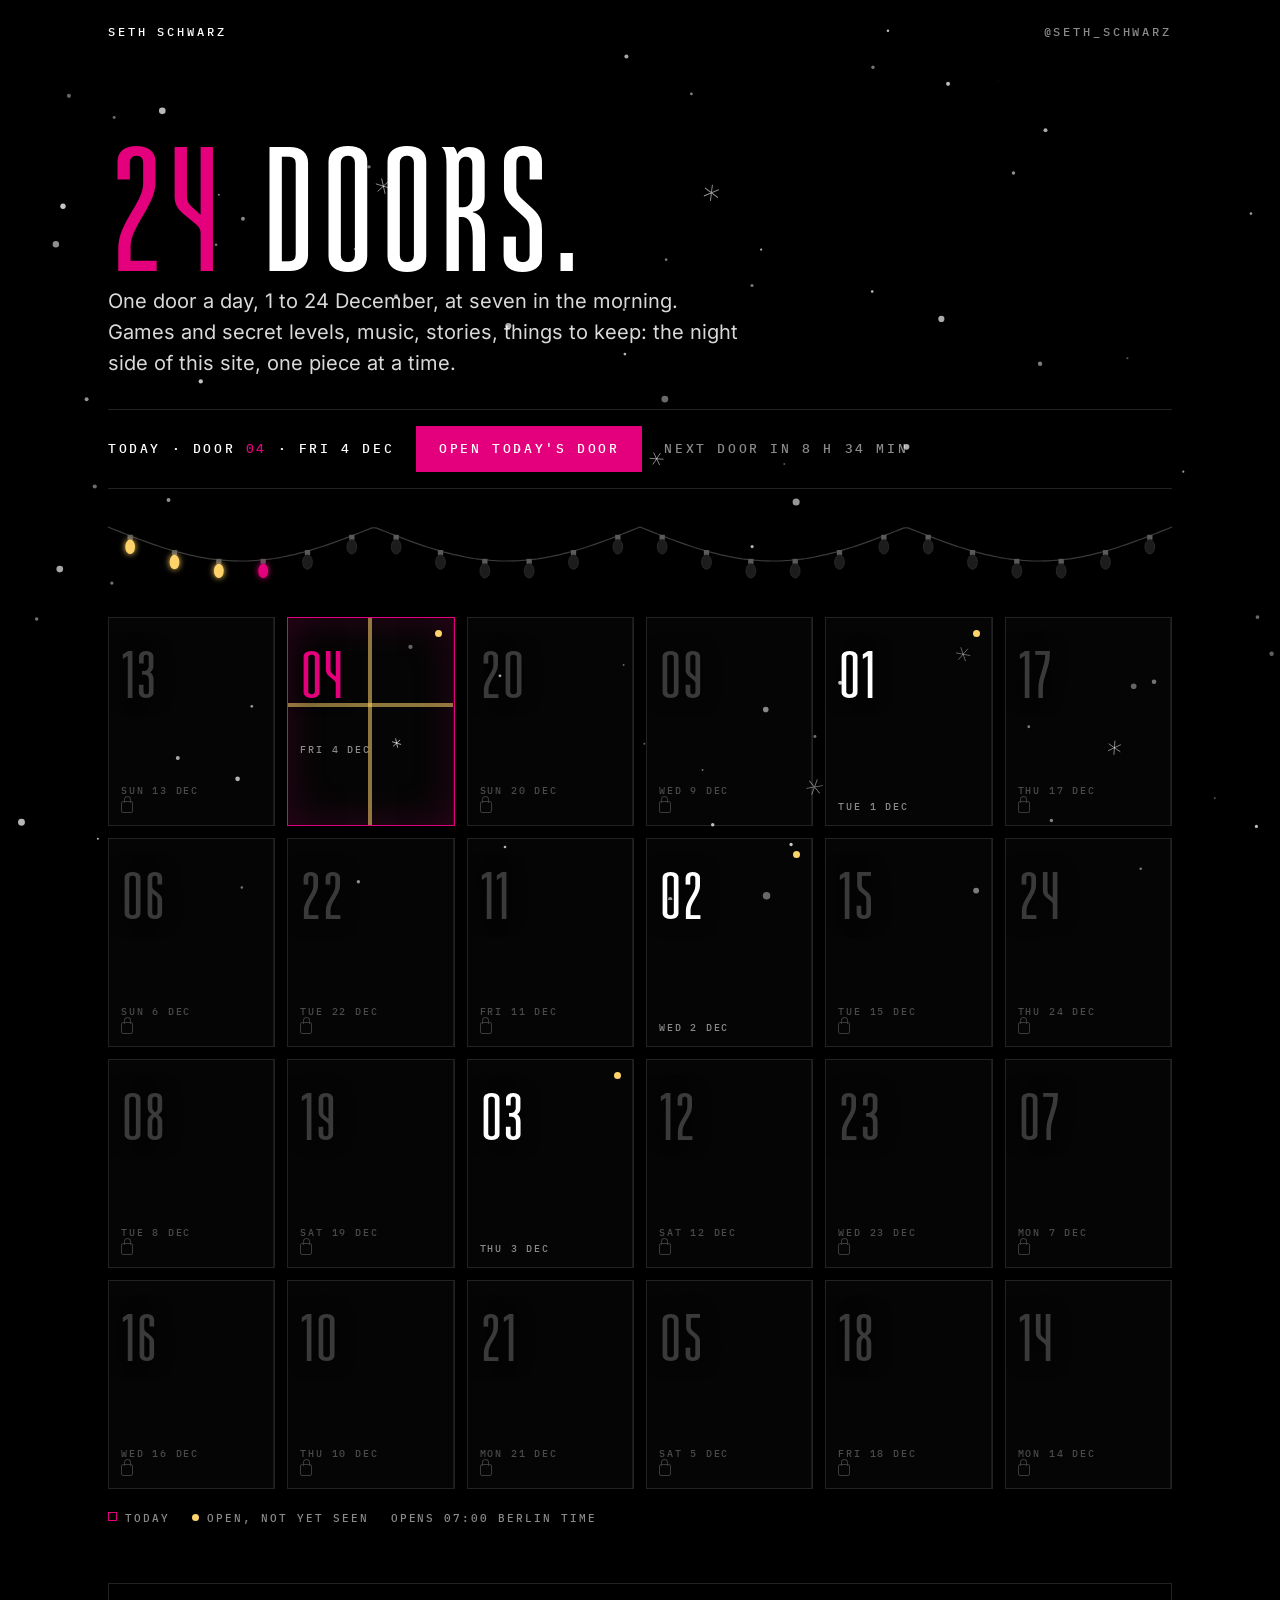
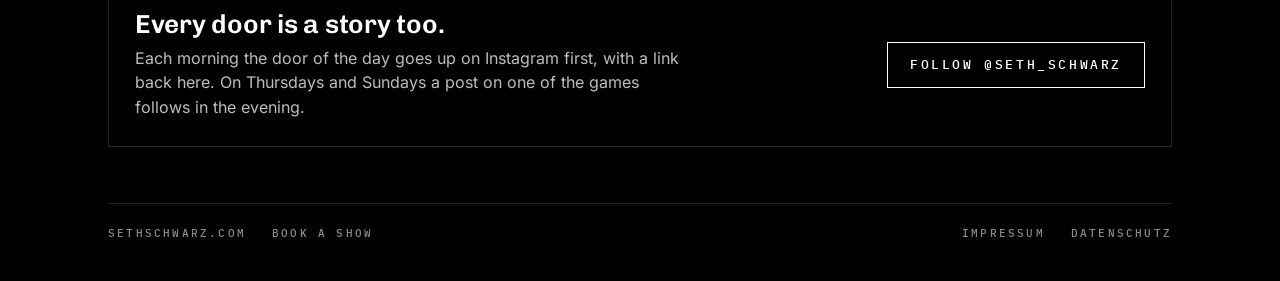
<file: advent/index.html>
<!doctype html>
<html lang="en">
<head>
<meta charset="utf-8">
<meta name="viewport" content="width=device-width,initial-scale=1,viewport-fit=cover">
<title>24 doors · Seth Schwarz · Advent 2026</title>
<meta name="description" content="One door a day, 1 to 24 December, at seven in the morning. Games and secret levels, music, stories, things to keep.">
<meta property="og:type" content="website">
<meta property="og:title" content="24 doors · Seth Schwarz">
<meta property="og:description" content="One door a day, 1 to 24 December. Games, music, stories, things to keep.">
<meta property="og:image" content="https://sethschwarz.com/advent/og.jpg">
<meta property="og:url" content="https://sethschwarz.com/advent/">
<meta name="theme-color" content="#000000">
<link rel="icon" href="../favicon.png">
<link rel="apple-touch-icon" href="../apple-touch-icon.png">
<style>
@font-face{font-family:"Ballet Mecanique";src:url(ballet.woff2) format("woff2");font-display:swap}
@font-face{font-family:"Chivo";font-weight:100 900;src:url(../fonts/chivo-latin-wght-normal.woff2) format("woff2");font-display:swap}
@font-face{font-family:"Inter";font-weight:100 900;src:url(../fonts/inter-latin-wght-normal.woff2) format("woff2");font-display:swap}
@font-face{font-family:"IBM Plex Mono";font-weight:400;src:url(../fonts/ibm-plex-mono-latin-400-normal.woff2) format("woff2");font-display:swap}
@font-face{font-family:"IBM Plex Mono";font-weight:500;src:url(../fonts/ibm-plex-mono-latin-500-normal.woff2) format("woff2");font-display:swap}
:root{--ink:#000;--paper:#fff;--pink:#E4007C;--tint:#F7C6DD;--gold:#FFD36B;--line:#222;--soft:#bdbdbd;--mute:#8a8a8a;
--ballet:"Ballet Mecanique",Impact,sans-serif;--chivo:"Chivo",system-ui,sans-serif;--inter:"Inter",system-ui,sans-serif;--mono:"IBM Plex Mono",ui-monospace,monospace}
*{box-sizing:border-box;margin:0;padding:0}
html{background:#000;-webkit-text-size-adjust:100%}
body{background:#000;color:#fff;font:400 16px/1.55 var(--inter);min-height:100vh;
background-image:radial-gradient(1px 1px at 12% 18%,rgba(255,255,255,.35),transparent 60%),radial-gradient(1px 1px at 78% 9%,rgba(255,255,255,.28),transparent 60%),radial-gradient(1px 1px at 41% 31%,rgba(255,211,107,.35),transparent 60%),radial-gradient(1px 1px at 91% 44%,rgba(255,255,255,.22),transparent 60%),radial-gradient(1px 1px at 6% 63%,rgba(255,255,255,.22),transparent 60%),radial-gradient(1px 1px at 58% 72%,rgba(255,255,255,.18),transparent 60%);background-attachment:fixed}
a{color:inherit}
.wrap{max-width:1120px;margin:0 auto;padding:0 28px}
.top{display:flex;justify-content:space-between;align-items:center;padding:26px 0 0;font:500 12px/1 var(--mono);letter-spacing:.24em;text-transform:uppercase}
.top a{text-decoration:none;color:var(--mute)}.top a:hover{color:#fff}
.top .home{color:#fff}
h1{font-family:var(--ballet);font-weight:400;font-size:clamp(84px,15vw,190px);line-height:.84;letter-spacing:.005em;margin:54px 0 0}
h1 .pk{color:var(--pink)}
.lede{max-width:640px;margin:34px 0 0;font-size:clamp(17px,2.1vw,20px);color:#d9d9d9}
.status{margin:30px 0 0;display:flex;flex-wrap:wrap;gap:14px 22px;align-items:center;border-top:1px solid var(--line);border-bottom:1px solid var(--line);padding:16px 0}
.status .s{font:500 13px/1.4 var(--mono);letter-spacing:.2em;text-transform:uppercase}
.status .s b{font-weight:500;color:var(--pink)}
.btn{display:inline-flex;align-items:center;justify-content:center;gap:10px;min-height:46px;padding:0 22px;border:1px solid #fff;background:transparent;color:#fff;font:500 13px/1 var(--mono);letter-spacing:.2em;text-transform:uppercase;text-decoration:none;cursor:pointer;border-radius:0}
.btn:hover{background:#fff;color:#000}
.btn.pk{background:var(--pink);border-color:var(--pink)}.btn.pk:hover{background:#fff;border-color:#fff;color:#000}
.btn:focus-visible,.door:focus-visible,.x:focus-visible{outline:2px solid var(--gold);outline-offset:3px}
.grid{display:grid;grid-template-columns:repeat(6,minmax(0,1fr));gap:12px;margin:34px 0 0}
.door{position:relative;aspect-ratio:4/5;border:1px solid var(--line);background:#070707;color:#fff;cursor:pointer;text-align:left;font:inherit;perspective:900px;overflow:hidden;border-radius:0;padding:0}
.door .in{position:absolute;inset:0;padding:12px;display:flex;flex-direction:column;justify-content:flex-end;background:#0c0c0c}
.door .in .k{font:500 10px/1.2 var(--mono);letter-spacing:.18em;text-transform:uppercase;color:var(--mute)}
.door .in .t{font:600 15px/1.18 var(--chivo);margin-top:6px}
.door .leaf{position:absolute;inset:0;background:#050505;border-right:1px solid #1a1a1a;padding:12px;display:flex;flex-direction:column;justify-content:space-between;transform-origin:left center;transition:transform .75s cubic-bezier(.3,.7,.2,1);backface-visibility:hidden;-webkit-backface-visibility:hidden;z-index:2}
.door .n{font-family:var(--ballet);font-size:clamp(44px,6vw,72px);line-height:.85;color:#fff}
.door .d{font:500 10px/1.2 var(--mono);letter-spacing:.18em;text-transform:uppercase;color:var(--mute)}
.door.locked .n{color:#3a3a3a}.door.locked .d{color:#4a4a4a}
.door.locked{cursor:default}
.door.open .leaf{transform:rotateY(-104deg)}
.door.open{border-color:#333}
.door.today{border-color:var(--pink)}
.door.today .leaf .n{color:var(--pink)}
.door.today:not(.open) .leaf{box-shadow:inset 0 0 40px rgba(228,0,124,.18)}
.door .dot{position:absolute;top:12px;right:12px;width:7px;height:7px;border-radius:50%;background:var(--gold);z-index:3}
.door .lock{width:12px;height:12px;border:1.5px solid #3a3a3a;border-radius:2px;position:relative;margin-top:4px}
.door .lock:before{content:"";position:absolute;left:1.5px;right:1.5px;top:-6px;height:6px;border:1.5px solid #3a3a3a;border-bottom:0;border-radius:5px 5px 0 0}
.door.today:not(.open) .leaf{animation:breathe 4s ease-in-out infinite}
@keyframes breathe{50%{box-shadow:inset 0 0 60px rgba(228,0,124,.32)}}
.legend{display:flex;flex-wrap:wrap;gap:8px 22px;margin:22px 0 0;font:500 11px/1.4 var(--mono);letter-spacing:.18em;text-transform:uppercase;color:var(--mute)}
.legend i{display:inline-block;width:7px;height:7px;border-radius:50%;background:var(--gold);margin-right:8px;vertical-align:1px}
.legend i.p{background:none;border:1px solid var(--pink);border-radius:0;width:9px;height:9px}
.ig{margin:56px 0 0;border:1px solid var(--line);padding:26px;display:grid;grid-template-columns:1fr auto;gap:18px;align-items:center}
.ig h2{font:600 26px/1.15 var(--chivo);letter-spacing:-.01em}
.ig p{color:var(--soft);margin-top:6px;max-width:560px}
.foot{margin:56px 0 0;padding:22px 0 40px;border-top:1px solid var(--line);display:flex;flex-wrap:wrap;gap:12px 26px;font:500 11px/1.4 var(--mono);letter-spacing:.2em;text-transform:uppercase;color:var(--mute)}
.foot a{text-decoration:none}.foot a:hover{color:#fff}
.foot .r{margin-left:auto}
/* panel */
.sheet{position:fixed;inset:0;z-index:20;display:none;align-items:center;justify-content:center;background:rgba(0,0,0,.78);padding:22px}
.sheet.on{display:flex}
.card{position:relative;width:min(560px,100%);max-height:calc(100vh - 44px);overflow:auto;background:#050505;border:1px solid #2a2a2a;padding:34px 32px 30px;animation:rise .5s cubic-bezier(.3,.7,.2,1)}
@keyframes rise{from{opacity:0;transform:translateY(18px)}to{opacity:1;transform:none}}
.card .x{position:absolute;top:10px;right:10px;width:44px;height:44px;border:0;background:none;color:var(--mute);font:400 26px/1 var(--inter);cursor:pointer}
.card .x:hover{color:#fff}
.card .lab{font:500 11px/1.4 var(--mono);letter-spacing:.22em;text-transform:uppercase;color:var(--mute)}
.card .big{font-family:var(--ballet);font-size:150px;line-height:.82;color:var(--pink);margin:18px 0 0}
.card h3{font:600 34px/1.08 var(--chivo);letter-spacing:-.015em;margin:20px 0 0}
.card .line{font-size:18px;color:#ddd;margin:12px 0 0}
.card .how{font-size:15px;color:var(--mute);margin:10px 0 0}
.card .acts{display:flex;flex-wrap:wrap;gap:12px;margin:26px 0 0}
.card .st{margin:24px 0 0;padding-top:16px;border-top:1px solid var(--line);font:500 11px/1.6 var(--mono);letter-spacing:.18em;text-transform:uppercase;color:var(--mute)}
.card .st a{color:var(--tint);text-decoration:none}
.test{position:fixed;left:0;right:0;bottom:0;z-index:30;background:#111;border-top:1px solid #333;padding:10px 16px;display:flex;gap:14px;align-items:center;font:500 11px/1.3 var(--mono);letter-spacing:.14em;text-transform:uppercase;color:#bbb}
.test input{flex:1;max-width:420px;accent-color:#E4007C}
.sr{position:absolute;width:1px;height:1px;overflow:hidden;clip:rect(0 0 0 0)}
@media (max-width:860px){.grid{grid-template-columns:repeat(4,minmax(0,1fr));gap:10px}.ig{grid-template-columns:1fr}}
@media (max-width:520px){.wrap{padding:0 16px}.grid{gap:8px}.door .leaf,.door .in{padding:9px}.door .in .t{font-size:13px}.door .d,.door .in .k{font-size:9px;letter-spacing:.12em}
.top{font-size:10.5px;letter-spacing:.18em}.door .wd{display:none}.card{padding:30px 22px 24px}.card .big{font-size:120px}.card h3{font-size:28px}.foot .r{margin-left:0}}
@media (prefers-reduced-motion:reduce){.door .leaf{transition:none}.door.today:not(.open) .leaf{animation:none}.card{animation:none}}
body.preview{padding-bottom:56px}
/* ---- Christmas (item 104): snow, the 24 lights, today's gift ribbon, the LED bow ---- */
.wrap{position:relative;z-index:1}
#snow{position:fixed;inset:0;width:100%;height:100%;pointer-events:none;z-index:5}
.lights{position:relative;margin:30px 0 0;height:64px}
.lights svg{display:block;width:100%;height:64px;overflow:visible}
.lights .wire{fill:none;stroke:#3a3a3a;stroke-width:1.2}
.lights .cap{fill:#5a5a5a}
.lights .b{fill:#1c1c1c;stroke:#2c2c2c;stroke-width:.8;cursor:pointer;transition:fill .6s}
.lights .b.lit{fill:#FFD36B;stroke:none;filter:url(#bulbGlow);animation:twinkle 3.2s ease-in-out infinite}
.lights .b.today{fill:#E4007C;stroke:none;filter:url(#bulbGlow);animation:twinkle 1.9s ease-in-out infinite}
@keyframes twinkle{50%{opacity:.55}}
.door .ribbon{position:absolute;inset:0;pointer-events:none;z-index:1}
.door .ribbon:before,.door .ribbon:after{content:"";position:absolute;background:rgba(255,211,107,.55)}
.door .ribbon:before{left:calc(50% - 2px);top:0;bottom:0;width:4px}
.door .ribbon:after{top:calc(42% - 2px);left:0;right:0;height:4px}
.door .knot{position:absolute;left:50%;top:42%;width:30px;height:16px;margin:-12px 0 0 -15px;z-index:1;pointer-events:none}
.door .knot:before,.door .knot:after{content:"";position:absolute;top:0;width:13px;height:11px;border:2px solid rgba(255,211,107,.8);border-radius:60% 40% 60% 40%}
.door .knot:before{left:0;transform:rotate(-18deg)}.door .knot:after{right:0;transform:rotate(18deg)}
.door .leaf .n,.door .leaf>div:last-child{position:relative;z-index:2}
.door .leaf .n{text-shadow:0 0 18px #000}
#bowfx{position:fixed;left:0;top:0;width:32px;height:32px;pointer-events:none;z-index:2147483647;opacity:0;transform-origin:27px 3px;will-change:transform,opacity;transition:opacity .25s}
#bowfx svg{display:block;overflow:visible}
#bowfx .led{fill:#fff;opacity:.15}
html.bowon,html.bowon *{cursor:none !important}
@media (prefers-reduced-motion:reduce){.lights .b.lit,.lights .b.today{animation:none}html{cursor:url("data:image/svg+xml;charset=utf-8,%3Csvg xmlns='http://www.w3.org/2000/svg' width='32' height='32' viewBox='0 0 32 32' fill='none'%3E%3Cg transform='translate%2816 16%29 rotate%28-45%29'%3E%3Cg stroke='%23E4007C' stroke-opacity='.5' stroke-linecap='round' stroke-linejoin='round' fill='none'%3E%3Cpath d='M-15.2 -1.9Q0 -0.5 15.6 -2.1' stroke-width='2.5'/%3E%3Cpath d='M-9.4 1.05L15.7 0.35' stroke-width='1.7'/%3E%3Cpath d='M15.2 -2.65L17.3 -2.55L17.5 -1.85L16.3 0.75L15.3 0.75Z' stroke-width='1.1'/%3E%3Cpath d='M-13.6 -1.45L-9.1 -1.45L-9.5 1.75L-12.9 1.75Z' stroke-width='1.1'/%3E%3Crect x='-17.1' y='-2.35' width='2.4' height='1.6' rx='.5' stroke-width='1.4'/%3E%3C/g%3E%3Cpath d='M-9.4 1.05L15.7 0.35' stroke='%23EFE7D4' stroke-width='.75' stroke-linecap='round'/%3E%3Cpath d='M-15.2 -1.9Q0 -0.5 15.6 -2.1' stroke='%235E2410' stroke-width='1.35' fill='none' stroke-linecap='round'/%3E%3Cpath d='M-14 -2.25Q0 -1.0 14.8 -2.45' stroke='%23B0623A' stroke-width='.35' fill='none' stroke-linecap='round'/%3E%3Cpath d='M-8.8 -1.55L-4.6 -1.25' stroke='%23C9CDD2' stroke-width='1.6'/%3E%3Cpath d='M-9.6 -1.6L-8.8 -1.55' stroke='%232A1A14' stroke-width='1.7'/%3E%3Cpath d='M15.2 -2.65L17.3 -2.55L17.5 -1.85L16.3 0.75L15.3 0.75Z' fill='%235E2410'/%3E%3Cpath d='M17.35 -2.5L17.5 -1.85L16.35 0.7' stroke='%23F5F0E6' stroke-width='.45' fill='none'/%3E%3Cpath d='M-13.6 -1.45L-9.1 -1.45L-9.5 1.75L-12.9 1.75Z' fill='%23141110'/%3E%3Cpath d='M-9.35 -1.2L-9.75 1.75' stroke='%23D8DCE0' stroke-width='.55'/%3E%3Ccircle cx='-11.3' cy='0' r='.55' fill='%23F3F1EC'/%3E%3Crect x='-17' y='-2.25' width='2.2' height='1.4' rx='.4' fill='%23D0D4D8'/%3E%3Crect x='-16.2' y='-2.25' width='.6' height='1.4' fill='%23141110'/%3E%3C/g%3E%3C/svg%3E") 27 3,auto}}

</style>
</head>
<body>
<div class="wrap">
  <div class="top"><a class="home" href="../#night">Seth Schwarz</a><a href="https://www.instagram.com/seth_schwarz/" rel="noopener">@seth_schwarz</a></div>
  <h1><span class="pk">24</span> doors.</h1>
  <p class="lede">One door a day, 1 to 24 December, at seven in the morning. Games and secret levels, music, stories, things to keep: the night side of this site, one piece at a time.</p>
  <div class="status" id="status" aria-live="polite"></div>
  <div class="lights" id="lights" aria-hidden="true"></div>
  <div class="grid" id="grid" role="list"></div>
  <div class="legend"><span><i class="p"></i>Today</span><span><i></i>Open, not yet seen</span><span>Opens 07:00 Berlin time</span></div>
  <div class="ig">
    <div><h2>Every door is a story too.</h2><p>Each morning the door of the day goes up on Instagram first, with a link back here. On Thursdays and Sundays a post on one of the games follows in the evening.</p></div>
    <a class="btn" href="https://www.instagram.com/seth_schwarz/" rel="noopener">Follow @seth_schwarz</a>
  </div>
  <div class="foot"><a href="../#night">sethschwarz.com</a><a href="../#book">Book a show</a><a class="r" href="../impressum/">Impressum</a><a href="../datenschutz/">Datenschutz</a></div>
</div>
<canvas id="snow" aria-hidden="true"></canvas>
<div id="bowfx" aria-hidden="true"><svg xmlns="http://www.w3.org/2000/svg" width="32" height="32" viewBox="0 0 32 32" overflow="visible"><defs><filter id="ledGlow" x="-50%" y="-50%" width="200%" height="200%"><feGaussianBlur stdDeviation="0.8" result="b"/><feMerge><feMergeNode in="b"/><feMergeNode in="b"/><feMergeNode in="SourceGraphic"/></feMerge></filter></defs><g transform='translate(16 16) rotate(-45)'><g class='body'><g stroke='#E4007C' stroke-opacity='.5' stroke-linecap='round' stroke-linejoin='round' fill='none'><path d='M-15.2 -1.9Q0 -0.5 15.6 -2.1' stroke-width='2.5'/><path d='M-9.4 1.05L15.7 0.35' stroke-width='1.7'/><path d='M15.2 -2.65L17.3 -2.55L17.5 -1.85L16.3 0.75L15.3 0.75Z' stroke-width='1.1'/><path d='M-13.6 -1.45L-9.1 -1.45L-9.5 1.75L-12.9 1.75Z' stroke-width='1.1'/><rect x='-17.1' y='-2.35' width='2.4' height='1.6' rx='.5' stroke-width='1.4'/></g><path d='M-9.4 1.05L15.7 0.35' stroke='#EFE7D4' stroke-width='.75' stroke-linecap='round'/><path d='M-15.2 -1.9Q0 -0.5 15.6 -2.1' stroke='#5E2410' stroke-width='1.35' fill='none' stroke-linecap='round'/><path d='M-14 -2.25Q0 -1.0 14.8 -2.45' stroke='#B0623A' stroke-width='.35' fill='none' stroke-linecap='round'/><path d='M-8.8 -1.55L-4.6 -1.25' stroke='#C9CDD2' stroke-width='1.6'/><path d='M-9.6 -1.6L-8.8 -1.55' stroke='#2A1A14' stroke-width='1.7'/><path d='M15.2 -2.65L17.3 -2.55L17.5 -1.85L16.3 0.75L15.3 0.75Z' fill='#5E2410'/><path d='M17.35 -2.5L17.5 -1.85L16.35 0.7' stroke='#F5F0E6' stroke-width='.45' fill='none'/><path d='M-13.6 -1.45L-9.1 -1.45L-9.5 1.75L-12.9 1.75Z' fill='#141110'/><path d='M-9.35 -1.2L-9.75 1.75' stroke='#D8DCE0' stroke-width='.55'/><circle cx='-11.3' cy='0' r='.55' fill='#F3F1EC'/><rect x='-17' y='-2.25' width='2.2' height='1.4' rx='.4' fill='#D0D4D8'/><rect x='-16.2' y='-2.25' width='.6' height='1.4' fill='#141110'/></g><g class='leds' filter='url(#ledGlow)'><circle class="led" cx="-6.04" cy="-1.33" r="0.62"/><circle class="led" cx="-4.58" cy="-1.29" r="0.62"/><circle class="led" cx="-3.11" cy="-1.26" r="0.62"/><circle class="led" cx="-1.64" cy="-1.25" r="0.62"/><circle class="led" cx="-0.16" cy="-1.25" r="0.62"/><circle class="led" cx="1.31" cy="-1.26" r="0.62"/><circle class="led" cx="2.79" cy="-1.29" r="0.62"/><circle class="led" cx="4.27" cy="-1.33" r="0.62"/><circle class="led" cx="5.75" cy="-1.39" r="0.62"/><circle class="led" cx="7.23" cy="-1.46" r="0.62"/><circle class="led" cx="8.71" cy="-1.54" r="0.62"/><circle class="led" cx="10.20" cy="-1.63" r="0.62"/><circle class="led" cx="11.68" cy="-1.75" r="0.62"/><circle class="led" cx="13.17" cy="-1.87" r="0.62"/><circle class="led" cx="14.66" cy="-2.01" r="0.62"/></g></g></svg></div>
<div class="sheet" id="sheet" role="dialog" aria-modal="true" aria-labelledby="ct"><div class="card" id="card"></div></div>
<script type="application/json" id="doors">[{"n":1,"date":"2026-12-01","dlabel":"Tue 1 Dec","kind":"S","kname":"Story","title":"189 cities","line":"Every city I have played, one dot each, on a globe you can turn.","href":"../#nWorld","act":"Spin the globe","how":"","dl":false},{"n":2,"date":"2026-12-02","dlabel":"Wed 2 Dec","kind":"F","kname":"To keep","title":"For your phone","line":"A lock screen for the night side. Free to keep.","href":"wallpaper-night.jpg","act":"Download the wallpaper","how":"1179 × 2556 pixels, made for the phone.","dl":true},{"n":3,"date":"2026-12-03","dlabel":"Thu 3 Dec","kind":"G","kname":"Game","title":"Insert coin","line":"Three games, one cabinet. Every level plays one of my tracks.","href":"../#nArcade","act":"Insert coin","how":"Choose a game on the start screen.","dl":false},{"n":4,"date":"2026-12-04","dlabel":"Fri 4 Dec","kind":"M","kname":"Music","title":"One minute of a set","line":"Sixty seconds, uncut, from a night of your choosing.","href":"../#nListen","act":"Press play","how":"","dl":false},{"n":5,"date":"2026-12-05","dlabel":"Sat 5 Dec","kind":"S","kname":"Story","title":"Ten records on wax","line":"The releases that came out on vinyl, on one shelf.","href":"../#nMusic","act":"See the releases","how":"","dl":false},{"n":6,"date":"2026-12-06","dlabel":"Sun 6 Dec","kind":"G","kname":"Game","title":"Sakhalin mode","line":"Run a zone without a single hit. Wax wings.","href":"../#nArcade","act":"Play The Playa Runner","how":"Game 02, The Playa Runner.","dl":false},{"n":7,"date":"2026-12-07","dlabel":"Mon 7 Dec","kind":"G","kname":"Game","title":"WAXWING","line":"The one art car that flies. Ride it for a row of golden vinyl.","href":"../#nArcade","act":"Find WAXWING","how":"Game 02, The Playa Runner.","dl":false},{"n":8,"date":"2026-12-08","dlabel":"Tue 8 Dec","kind":"S","kname":"Story","title":"Twenty burns","line":"Nine Burning Man, ten AfrikaBurn, one Midburn.","href":"../#nPlaya","act":"Walk the playa","how":"","dl":false},{"n":9,"date":"2026-12-09","dlabel":"Wed 9 Dec","kind":"G","kname":"Game","title":"The golden record","line":"Every few minutes a golden record leaves the Earth. Tap it.","href":"../#nWorld","act":"Watch the globe","how":"It swings once round the moon. Tap it, and it takes you to Game 03.","dl":false},{"n":10,"date":"2026-12-10","dlabel":"Thu 10 Dec","kind":"G","kname":"Game","title":"Singularity","line":"Game 03 ends in a black hole. Set its mass.","href":"../#nArcade","act":"Fly into the hole","how":"Game 03. Catch the golden violin, then set the mass of the hole on the start screen.","dl":false},{"n":11,"date":"2026-12-11","dlabel":"Fri 11 Dec","kind":"M","kname":"Music","title":"Burning Man, uncut","line":"A few minutes from the playa.","href":"../#nListen","act":"Press play","how":"","dl":false},{"n":12,"date":"2026-12-12","dlabel":"Sat 12 Dec","kind":"M","kname":"Music","title":"Elves of Karoo","line":"The track today. The game tomorrow.","href":"../#nMusic","act":"Listen","how":"","dl":false},{"n":13,"date":"2026-12-13","dlabel":"Sun 13 Dec","kind":"G","kname":"Game","title":"All aboard","line":"Ten animals, one boat, the music video as the scene.","href":"../#nElves","act":"All aboard","how":"","dl":false},{"n":14,"date":"2026-12-14","dlabel":"Mon 14 Dec","kind":"F","kname":"To keep","title":"The press kit","line":"Pictures, bio, rider. For promoters and press.","href":"../kits/Seth_Schwarz_Press_Kit_2026.pdf","act":"Download the press kit","how":"Pictures, bio, rider. PDF, about 10 MB.","dl":true},{"n":15,"date":"2026-12-15","dlabel":"Tue 15 Dec","kind":"S","kname":"Story","title":"Stayed","line":"People who planned to walk past.","href":"../#nWatch","act":"Watch","how":"","dl":false},{"n":16,"date":"2026-12-16","dlabel":"Wed 16 Dec","kind":"M","kname":"Music","title":"Create The Universe","line":"The track the arcade keeps time with. With Solidmind, Lydgen and ARTEMIDES.","href":"../#nMusic","act":"Listen","how":"","dl":false},{"n":17,"date":"2026-12-17","dlabel":"Thu 17 Dec","kind":"G","kname":"Game","title":"Canon in Gold","line":"Pachelbel, your own canon, then mine.","href":"../#nCanon","act":"Play the canon","how":"Game 06, right under the arcade.","dl":false},{"n":18,"date":"2026-12-18","dlabel":"Fri 18 Dec","kind":"M","kname":"Music","title":"Sunrise","line":"A violin at first light.","href":"../#nListen","act":"Press play","how":"","dl":false},{"n":19,"date":"2026-12-19","dlabel":"Sat 19 Dec","kind":"G","kname":"Game","title":"One light-day","line":"The far side of the black hole. Your violin is the needle.","href":"../#nArcade","act":"Find the far side","how":"Game 03. Go through the horizon three times.","dl":false},{"n":20,"date":"2026-12-20","dlabel":"Sun 20 Dec","kind":"G","kname":"Game","title":"Sweat Heartz","line":"The hidden game. Its Christmas levels open today.","href":"../#sweatheart","act":"Find the asterisk","how":"On the night side, look for the small pink asterisk behind the wordmark.","dl":false},{"n":21,"date":"2026-12-21","dlabel":"Mon 21 Dec","kind":"S","kname":"Story","title":"Coming home","line":"Hoyerswerda, two years ago tonight.","href":"../#nStory","act":"Read the story","how":"","dl":false},{"n":22,"date":"2026-12-22","dlabel":"Tue 22 Dec","kind":"F","kname":"To keep","title":"Stems","line":"Parts of a track, to play with.","href":"../#nStems","act":"Open the stems","how":"","dl":false},{"n":23,"date":"2026-12-23","dlabel":"Wed 23 Dec","kind":"M","kname":"Music","title":"Constant Unfolding","line":"The first listen. Out 8 January 2027, on Darkest Hour.","href":"../#nMusic","act":"Listen first","how":"","dl":false},{"n":24,"date":"2026-12-24","dlabel":"Thu 24 Dec","kind":"G","kname":"Game","title":"Christmas level 3","line":"The crowd sings along. Merry Christmas from the night side.","href":"../#sweatheart","act":"Play the Christmas level","how":"Sweat Heartz, the third Christmas level. Play it with whoever is in the room.","dl":false}]</script>
<script>
(function(){
  "use strict";
  var D = JSON.parse(document.getElementById("doors").textContent);
  var SITE = "../", PREVIEW = false;
  /* Doors open at 07:00 in Berlin. In December Berlin is UTC+1 all month, so 07:00 there is 06:00 UTC. */
  var YEAR = 2026;
  function opensAt(n){ return Date.UTC(YEAR, 11, n, 6, 0, 0); }
  var ORDER = [13,4,20,9,1,17,6,22,11,2,15,24,8,19,3,12,23,7,16,10,21,5,18,14];
  var KIND = {G:"Game", M:"Music", S:"Story", F:"To keep"};
  var fake = null;
  (function(){
    var m = /[?&]day=(\d+)/.exec(location.search);
    if (m) fake = parseInt(m[1], 10);
  })();
  function now(){
    if (fake !== null) return fake <= 0 ? Date.UTC(YEAR,10,30,12) : (fake > 24 ? Date.UTC(YEAR,11,26,12) : Date.UTC(YEAR,11,fake,12));
    return Date.now();
  }
  function isOpen(n){ return now() >= opensAt(n); }
  function todayN(){ var t = now(), n = 0; for (var i = 1; i <= 24; i++) if (t >= opensAt(i)) n = i; return n; }
  var seen = {};
  try { var s = JSON.parse(localStorage.getItem("ss-advent-seen") || "[]"); for (var i = 0; i < s.length; i++) seen[s[i]] = 1; } catch(e) {}
  function markSeen(n){ seen[n] = 1; try { var a = []; for (var k in seen) if (seen.hasOwnProperty(k)) a.push(+k); localStorage.setItem("ss-advent-seen", JSON.stringify(a)); } catch(e) {} }
  function pad(n){ return (n < 10 ? "0" : "") + n; }
  function el(t, c, x){ var e = document.createElement(t); if (c) e.className = c; if (x != null) e.textContent = x; return e; }
  function byN(n){ for (var i = 0; i < D.length; i++) if (D[i].n === n) return D[i]; return null; }
  var reduce = window.matchMedia && window.matchMedia("(prefers-reduced-motion: reduce)").matches;

  var grid = document.getElementById("grid"), status = document.getElementById("status"), cards = {};
  function build(){
    grid.innerHTML = "";
    var tn = todayN();
    for (var i = 0; i < ORDER.length; i++){
      var d = byN(ORDER[i]), open = isOpen(d.n);
      var b = el("button", "door" + (open ? "" : " locked") + (d.n === tn ? " today" : "") + (open && seen[d.n] ? " open" : ""));
      b.type = "button"; b.setAttribute("role","listitem"); b.setAttribute("data-n", d.n);
      b.setAttribute("aria-label", "Door " + d.n + ", " + d.dlabel + (open ? ": " + d.title : ", opens at 07:00"));
      var inn = el("div","in"); inn.appendChild(el("div","k", pad(d.n) + " · " + KIND[d.kind])); inn.appendChild(el("div","t", d.title));
      var leaf = el("div","leaf"); leaf.appendChild(el("div","n", pad(d.n)));
      var foot = el("div"); var dd = el("div","d"); var wd = el("span","wd", d.dlabel.slice(0,4)); dd.appendChild(wd); dd.appendChild(document.createTextNode(d.dlabel.slice(4))); foot.appendChild(dd); if (!open) foot.appendChild(el("div","lock")); leaf.appendChild(foot);
      if (d.n === tn && !(open && seen[d.n])) { leaf.appendChild(el("div","ribbon")); leaf.appendChild(el("div","knot")); }
      b.appendChild(inn); b.appendChild(leaf);
      if (open && !seen[d.n]) b.appendChild(el("span","dot"));
      b.addEventListener("click", onDoor);
      grid.appendChild(b); cards[d.n] = b;
    }
    drawStatus(); drawLights();
  }
  function left(ms){
    var m = Math.max(0, Math.floor(ms / 60000)), d = Math.floor(m / 1440), h = Math.floor(m % 1440 / 60), mi = m % 60;
    return (d ? d + " d " : "") + (d || h ? h + " h " : "") + mi + " min";
  }
  function drawStatus(){
    status.innerHTML = "";
    var tn = todayN(), s = el("div","s");
    if (tn === 0){
      s.innerHTML = "Door <b>01</b> opens Tue 1 Dec, 07:00 · in " + left(opensAt(1) - now());
      status.appendChild(s);
    } else if (tn < 24 || now() < Date.UTC(YEAR,11,25,0)){
      s.innerHTML = "Today · door <b>" + pad(tn) + "</b> · " + byN(tn).dlabel;
      status.appendChild(s);
      var b = el("button", "btn pk", "Open today's door"); b.type = "button";
      b.addEventListener("click", function(){ openDoor(tn, true); });
      status.appendChild(b);
      if (tn < 24){ var n2 = el("div","s"); n2.style.color = "#8a8a8a"; n2.textContent = "Next door in " + left(opensAt(tn + 1) - now()); status.appendChild(n2); }
    } else {
      s.innerHTML = "All <b>24</b> doors are open. Merry Christmas from the night side.";
      status.appendChild(s);
    }
  }
  function onDoor(e){ var n = +this.getAttribute("data-n"); if (!isOpen(n)) { showLocked(n); return; } openDoor(n, true); }
  var sheet = document.getElementById("sheet"), card = document.getElementById("card"), lastFocus = null;
  function show(){ lastFocus = document.activeElement; sheet.className = "sheet on"; var x = card.querySelector(".x"); if (x) x.focus(); }
  function hide(){ sheet.className = "sheet"; if (location.hash.indexOf("#d") === 0) { try { history.replaceState(null, "", location.pathname + location.search); } catch(e) {} } if (lastFocus && lastFocus.focus) lastFocus.focus(); }
  function closeBtn(){ var x = el("button","x","×"); x.type = "button"; x.setAttribute("aria-label","Close"); x.addEventListener("click", hide); return x; }
  function showLocked(n){
    var d = byN(n); card.innerHTML = "";
    card.appendChild(closeBtn());
    card.appendChild(el("div","lab","Door " + pad(n) + " · " + d.dlabel));
    var big = el("div","big", pad(n)); big.style.color = "#3a3a3a"; card.appendChild(big);
    var h = el("h3", null, "Not yet."); h.id = "ct"; card.appendChild(h);
    card.appendChild(el("p","line","This door opens on " + d.dlabel + " at 07:00, Berlin time. In " + left(opensAt(n) - now()) + "."));
    var st = el("div","st"); st.innerHTML = 'See it first in the stories: <a href="https://www.instagram.com/seth_schwarz/" rel="noopener">@seth_schwarz</a>'; card.appendChild(st);
    show();
  }
  function openDoor(n, animate){
    var d = byN(n), c = cards[n];
    var first = !seen[n];
    markSeen(n);
    if (c){ c.className = c.className.replace(/\s*open\b/,"") + " open"; var dot = c.querySelector(".dot"); if (dot) dot.parentNode.removeChild(dot); }
    if (animate && first && !reduce && c && window.__ssXmas) window.__ssXmas.burst(c);
    var delay = (animate && first && !reduce && c) ? 620 : 0;
    setTimeout(function(){ fill(d); show(); }, delay);
  }
  function fill(d){
    card.innerHTML = "";
    card.appendChild(closeBtn());
    card.appendChild(el("div","lab","Door " + pad(d.n) + " · " + d.dlabel + " · " + KIND[d.kind]));
    card.appendChild(el("div","big", pad(d.n)));
    var h = el("h3", null, d.title); h.id = "ct"; card.appendChild(h);
    card.appendChild(el("p","line", d.line));
    if (d.how) card.appendChild(el("p","how", d.how));
    var acts = el("div","acts"), a = el("a","btn pk", d.act);
    a.href = d.href; if (d.dl) a.setAttribute("download", "");
    acts.appendChild(a); card.appendChild(acts);
    var st = el("div","st"); st.innerHTML = 'Today’s door is in the stories too: <a href="https://www.instagram.com/seth_schwarz/" rel="noopener">@seth_schwarz</a>'; card.appendChild(st);
  }

  /* ---------- Christmas: the 24 lights (one per door), snow, the LED bow ---------- */
  var lightsBox = document.getElementById("lights"), bulbs = [];
  (function(){
    var W = 1000, H = 64, sw = 4, ns = "http://www.w3.org/2000/svg";
    var svg = document.createElementNS(ns, "svg"); svg.setAttribute("viewBox", "0 0 " + W + " " + H); svg.setAttribute("preserveAspectRatio", "none");
    svg.innerHTML = '<defs><filter id="bulbGlow" x="-200%" y="-200%" width="500%" height="500%"><feGaussianBlur stdDeviation="3" result="b"/><feMerge><feMergeNode in="b"/><feMergeNode in="SourceGraphic"/></feMerge></filter></defs>';
    function wireY(x){ var seg = W / sw, u = (x % seg) / seg; return 8 + 34 * Math.sin(Math.PI * u); }
    var d = "M0 8"; for (var x = 4; x <= W; x += 4) d += "L" + x + " " + wireY(x).toFixed(1);
    var wire = document.createElementNS(ns, "path"); wire.setAttribute("d", d); wire.setAttribute("class", "wire"); svg.appendChild(wire);
    for (var i = 0; i < 24; i++){
      var bx = (i + 0.5) * W / 24, by = wireY(bx);
      var cap = document.createElementNS(ns, "rect"); cap.setAttribute("x", bx - 2.5); cap.setAttribute("y", by - 1); cap.setAttribute("width", 5); cap.setAttribute("height", 5); cap.setAttribute("class", "cap"); svg.appendChild(cap);
      var e = document.createElementNS(ns, "ellipse"); e.setAttribute("cx", bx); e.setAttribute("cy", by + 11); e.setAttribute("rx", 4.6); e.setAttribute("ry", 7.2);
      e.setAttribute("class", "b"); e.setAttribute("data-n", i + 1); e.style.animationDelay = (-(i * 0.37) % 3.2).toFixed(2) + "s";
      e.addEventListener("click", (function(n){ return function(){ if (isOpen(n)) openDoor(n, true); else showLocked(n); }; })(i + 1));
      svg.appendChild(e); bulbs.push(e);
    }
    lightsBox.appendChild(svg);
  })();
  function drawLights(){
    var tn = todayN();
    for (var i = 0; i < bulbs.length; i++){ var n = i + 1; bulbs[i].setAttribute("class", "b" + (n === tn ? " today" : (isOpen(n) ? " lit" : ""))); }
  }
  sheet.addEventListener("click", function(e){ if (e.target === sheet) hide(); });
  document.addEventListener("keydown", function(e){ if (e.key === "Escape" && sheet.className.indexOf("on") > -1) hide(); });
  function fromHash(){
    var m = /^#d(\d{1,2})$/.exec(location.hash); if (!m) return;
    var n = parseInt(m[1], 10); if (n < 1 || n > 24) return;
    if (isOpen(n)) openDoor(n, false); else showLocked(n);
  }
  window.addEventListener("hashchange", fromHash);
  build(); fromHash();
  var lastT = todayN();
  setInterval(function(){ if (todayN() !== lastT) { lastT = todayN(); build(); } else drawStatus(); }, 30000);
  if (PREVIEW){
    document.body.className += " preview";
    var bar = el("div","test"), lab = el("span"), r = el("input");
    r.type = "range"; r.min = 0; r.max = 25; r.value = fake === null ? todayN() : fake;
    function setLab(){ var v = +r.value; lab.textContent = "Preview · " + (v === 0 ? "30 Nov" : v > 24 ? "after Christmas" : v + " Dec, noon"); }
    r.addEventListener("input", function(){ fake = +r.value; setLab(); lastT = todayN(); build(); });
    setLab(); bar.appendChild(lab); bar.appendChild(r); document.body.appendChild(bar);
  }
  window.__ssAdvent = { D: D, todayN: todayN, isOpen: isOpen, open: openDoor, day: function(v){ fake = v; lastT = todayN(); build(); } };
})();
</script>

<script>
/* Christmas layer (item 104): snow over the page, gold sparkles when a door opens, the LED bow as the cursor.
   Runs only while the tab is visible; "Reduce motion" keeps a still bow cursor and no snow. ES5. */
(function(){
  "use strict";
  var calm = window.matchMedia && window.matchMedia("(prefers-reduced-motion: reduce)").matches;
  var fine = window.matchMedia && window.matchMedia("(pointer: fine)").matches;
  var cv = document.getElementById("snow"), cx = cv.getContext("2d"), W = 0, H = 0, dpr = 1;
  var flakes = [], sparks = [], mx = -999, my = -999, raf = 0, last = 0, T = 0;
  function size(){ dpr = Math.min(2, window.devicePixelRatio || 1); W = window.innerWidth; H = window.innerHeight;
    cv.width = Math.round(W * dpr); cv.height = Math.round(H * dpr); cx.setTransform(dpr, 0, 0, dpr, 0, 0); }
  function flake(top){ var r = Math.random(); return { x: Math.random() * W, y: top ? -10 - Math.random() * 40 : Math.random() * H,
    r: r < .7 ? .8 + Math.random() * 1.4 : 2 + Math.random() * 1.8, star: r > .9, vy: 14 + Math.random() * 26, ph: Math.random() * 6.28,
    amp: 6 + Math.random() * 14, a: .35 + Math.random() * .45, rot: Math.random() * 6.28 }; }
  function star(f){ cx.save(); cx.translate(f.x, f.y); cx.rotate(f.rot); cx.strokeStyle = "rgba(255,255,255," + f.a + ")"; cx.lineWidth = .9;
    cx.beginPath(); for (var k = 0; k < 3; k++){ var a = k * Math.PI / 3, L = f.r * 2.2; cx.moveTo(-Math.cos(a) * L, -Math.sin(a) * L); cx.lineTo(Math.cos(a) * L, Math.sin(a) * L); } cx.stroke(); cx.restore(); }
  function tick(now){
    raf = 0; if (document.hidden) return;
    var dt = Math.min(0.05, (now - (last || now)) / 1000); last = now; T += dt;
    cx.clearRect(0, 0, W, H);
    var wind = Math.sin(T * 0.13) * 10;
    for (var i = 0; i < flakes.length; i++){
      var f = flakes[i]; f.y += f.vy * dt; f.ph += dt * 0.9; f.rot += dt * 0.4;
      var x = f.x + Math.sin(f.ph) * f.amp + wind * (f.r / 3);
      var dx = x - mx, dy = f.y - my, d2 = dx * dx + dy * dy;
      if (d2 < 4900){ var d = Math.sqrt(d2) || 1, push = (70 - d) / 70; f.x += dx / d * push * 90 * dt; f.y += dy / d * push * 40 * dt; }
      if (f.y > H + 10 || x < -30 || x > W + 30){ flakes[i] = flake(true); continue; }
      if (f.star){ var sx = f.x; f.x = x; star(f); f.x = sx; }
      else { cx.fillStyle = "rgba(255,255,255," + f.a + ")"; cx.beginPath(); cx.arc(x, f.y, f.r, 0, 6.2832); cx.fill(); }
    }
    for (var j = sparks.length - 1; j >= 0; j--){
      var p = sparks[j]; p.t += dt; if (p.t > p.life){ sparks.splice(j, 1); continue; }
      p.vy += 260 * dt; p.x += p.vx * dt; p.y += p.vy * dt; var k = 1 - p.t / p.life;
      cx.fillStyle = p.c.replace("A", (k * .95).toFixed(3)); cx.beginPath(); cx.arc(p.x, p.y, p.r * (0.5 + k * 0.5), 0, 6.2832); cx.fill();
    }
    raf = requestAnimationFrame(tick);
  }
  function go(){ if (!raf && !document.hidden) { last = 0; raf = requestAnimationFrame(tick); } }
  if (!calm){
    size(); var N = Math.round(Math.min(110, Math.max(40, W * H / 14000)));
    for (var i = 0; i < N; i++) flakes.push(flake(false));
    window.addEventListener("resize", size);
    document.addEventListener("visibilitychange", go);
    go();
  }
  window.__ssXmas = { burst: function(el){
    if (calm) return; var r = el.getBoundingClientRect(), x = r.left + r.width / 2, y = r.top + r.height * .42;
    for (var i = 0; i < 46; i++){ var a = Math.random() * 6.2832, v = 90 + Math.random() * 260;
      sparks.push({ x: x, y: y, vx: Math.cos(a) * v, vy: Math.sin(a) * v - 120, r: 1.2 + Math.random() * 2.2, t: 0, life: .7 + Math.random() * .6,
        c: Math.random() < .75 ? "rgba(255,211,107,A)" : "rgba(255,255,255,A)" }); }
    scan(); go();
  }, flakes: function(){ return flakes.length; } };

  /* item 125: the light of the LED bow, the same as on sethschwarz.com (source/pointerfx/pointerfx.js, items 110/111).
     Five effects (rainbow scanner, beat pulse at 124 BPM, twin comets, sparkle, colour wipe); a click moves on to the
     next one, and so does every twelfth second. Defined only where the page has not got it already. */
  if(!window.__ssLed){ (function(){
    var MODES=5, mode=0, tm=performance.now();
    function frac(v){ return v-Math.floor(v); }
    function beatLv(now){ var v=0; try{ if(typeof window.__ssRadioLevel==="function") v=+window.__ssRadioLevel()||0; }catch(e){}
      if(v>0.05) return Math.min(1,v); return Math.exp(-frac(now/1000*2.0667)*5); }
    window.__ssLed=function(i,n,now){
      now=now||performance.now(); if(now-tm>12000){ tm=now; mode=(mode+1)%MODES; }
      var t=now/1000, u=n>1?i/(n-1):0, b=0, h=0, ph, pos, d, k;
      if(mode===0){ ph=(t*0.9)%2; pos=(ph<1?ph:2-ph); d=Math.abs(u-pos)*(n-1); b=Math.max(0.1,1-d/3.2); h=(u*300+t*90)%360; }
      else if(mode===1){ k=beatLv(now); b=0.18+0.82*k*(0.55+0.45*Math.sin(u*9.42-t*6)); h=318+22*Math.sin(u*6.283+t*2); }
      else if(mode===2){ pos=frac(t*0.55); d=Math.min(Math.abs(u-pos),1-Math.abs(u-pos))*(n-1); b=Math.max(0,1-d/3);
        pos=frac(t*0.55+0.5); k=Math.min(Math.abs(u-pos),1-Math.abs(u-pos))*(n-1); k=Math.max(0,1-k/3); h=b>=k?190:45; b=Math.max(0.1,b,k); }
      else if(mode===3){ k=Math.floor(t*7); ph=frac(Math.sin(i*12.9898+k*78.233)*43758.5453); b=ph>0.7?1-frac(t*7)*0.6:0.14; h=frac(Math.sin(i*3.17+k*1.3)*917.3)*360; }
      else { k=Math.floor(t*0.8); ph=frac(t*0.8); b=u<=ph?1:0.16; h=((u<=ph?k:k-1)*67+u*30+3600)%360; }
      return {h:Math.round((h+360)%360), l:Math.round(52+26*b), b:b};
    };
    window.__ssLedNext=function(){ tm=performance.now(); mode=(mode+1)%MODES; return mode; };
  })(); }
  /* the LED bow: the same bow as on the night side of sethschwarz.com; since item 125 always lit, five effects */
  var fx = document.getElementById("bowfx"), root = document.documentElement, leds = fx ? fx.querySelectorAll(".led") : [], NL = leds.length;
  var bx = -100, by = -100, shown = false, scanT = -9, braf = 0, tapHide = 0;
  function place(){ fx.style.left = (bx - 27) + "px"; fx.style.top = (by - 3) + "px"; }
  var pop = 0, lastMove = 0, idleT = 0;
  function scan(){ pop = 1; lastMove = performance.now(); if (window.__ssLedNext) window.__ssLedNext(); if (!braf) braf = requestAnimationFrame(bow); }
  function bow(now){
    braf = 0; if (!shown || calm || document.hidden) return;
    var k = now - lastMove > 4000 ? .6 : 1;
    for (var i = 0; i < NL; i++){
      var q = window.__ssLed(i, NL, now), c = leds[i];
      c.style.fill = "hsl(" + q.h + ",100%," + q.l + "%)";
      c.style.opacity = ((.16 + .84 * q.b) * k).toFixed(3); c.setAttribute("r", (0.6 + 0.75 * q.b).toFixed(2));
    }
    fx.style.transform = "scale(" + (1 + .7 * pop).toFixed(3) + ")"; pop *= .86; if (pop < .01) pop = 0;
    if (now - lastMove > 4000 && pop === 0){ clearTimeout(idleT); idleT = setTimeout(function(){ if (!braf) braf = requestAnimationFrame(bow); }, 70); }
    else braf = requestAnimationFrame(bow);
  }
  if (fx && !calm){
    document.addEventListener("pointermove", function(ev){
      if (ev.pointerType === "mouse"){ lastMove = performance.now(); bx = ev.clientX; by = ev.clientY; mx = bx; my = by; place();
        if (!shown){ shown = true; fx.style.opacity = "1"; root.className += " bowon"; } if (!braf) braf = requestAnimationFrame(bow); }
    }, true);
    document.addEventListener("pointerdown", function(ev){
      bx = ev.clientX; by = ev.clientY; mx = bx; my = by; place();
      if (ev.pointerType !== "mouse"){            /* phone: the bow shows up where you tap, scans once and goes */
        shown = true; fx.style.opacity = "1"; clearTimeout(tapHide);
        tapHide = setTimeout(function(){ fx.style.opacity = "0"; shown = false; mx = my = -999; }, 1200);
      }
      scan();
    }, true);
    document.documentElement.addEventListener("mouseleave", function(){ fx.style.opacity = "0"; shown = false; mx = my = -999; root.className = root.className.replace(/\s*bowon\b/, ""); });
  }
})();
</script>
</body>
</html>
</file>
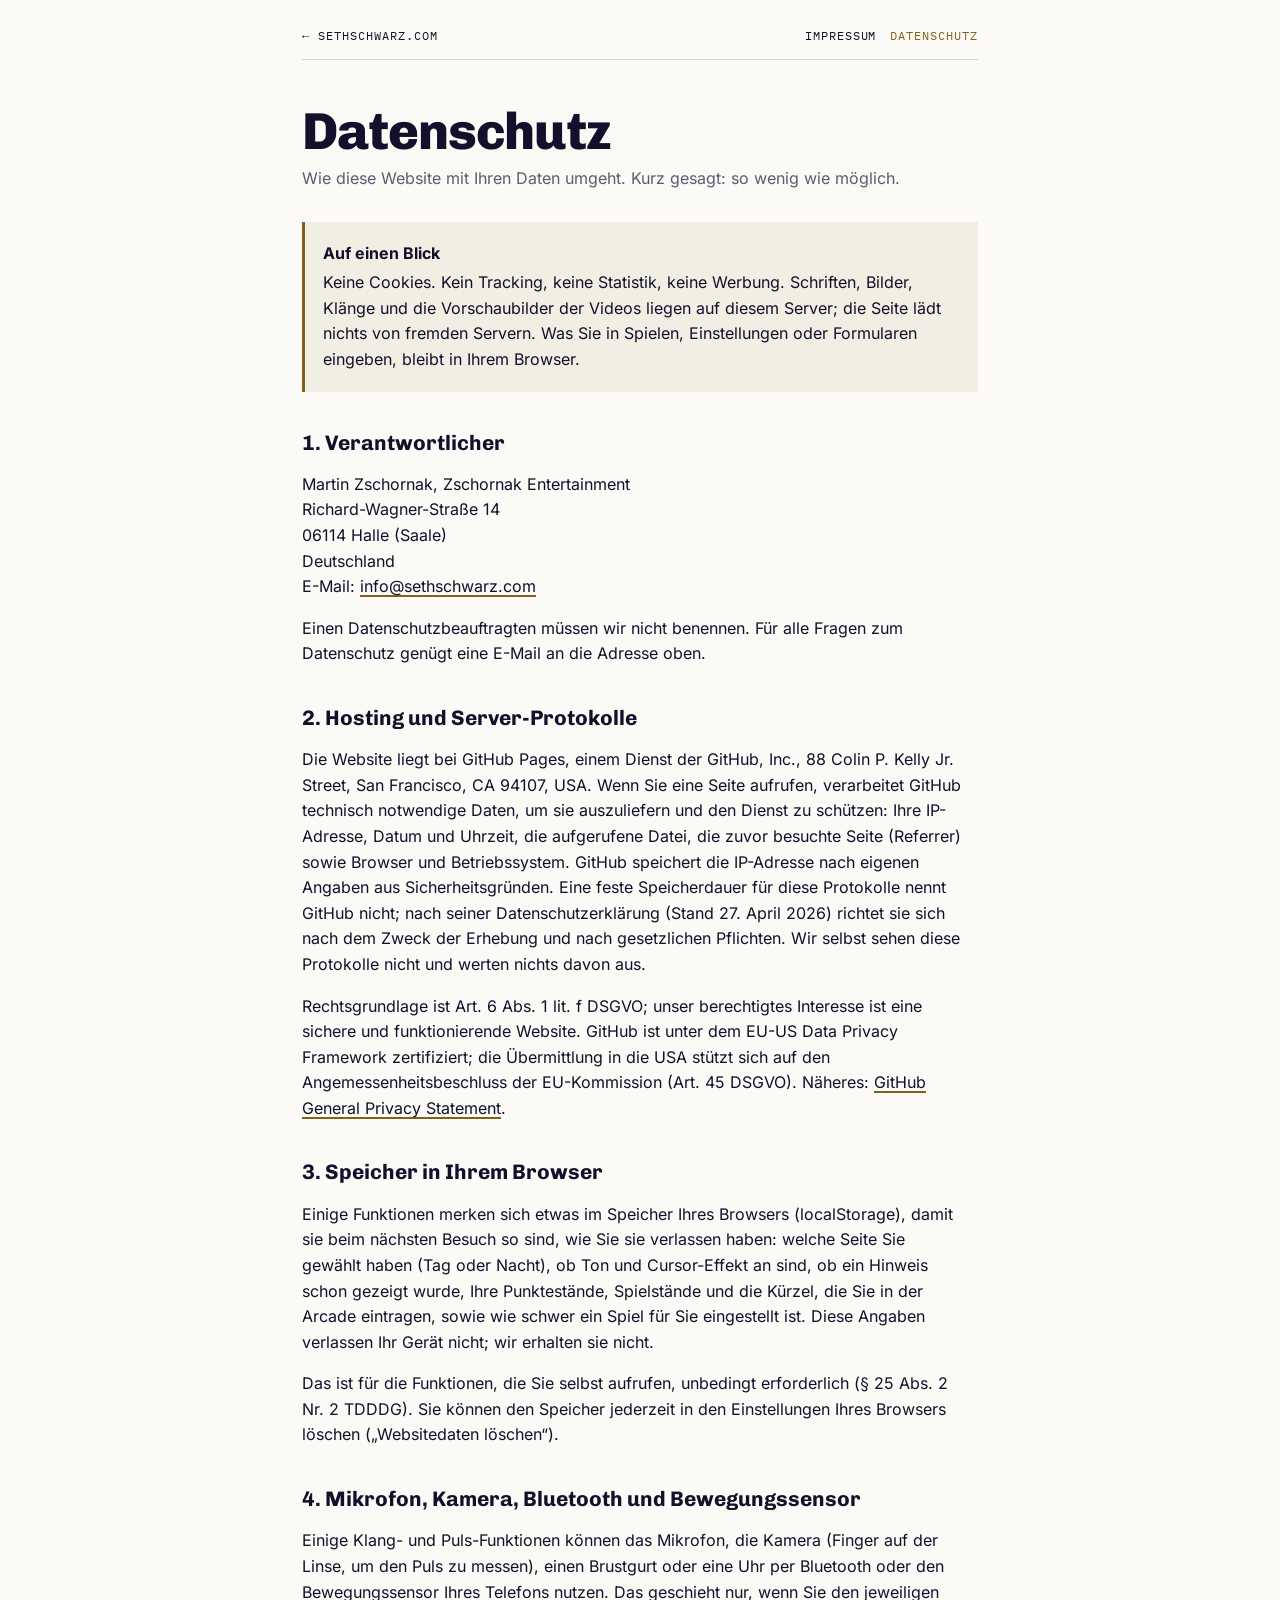
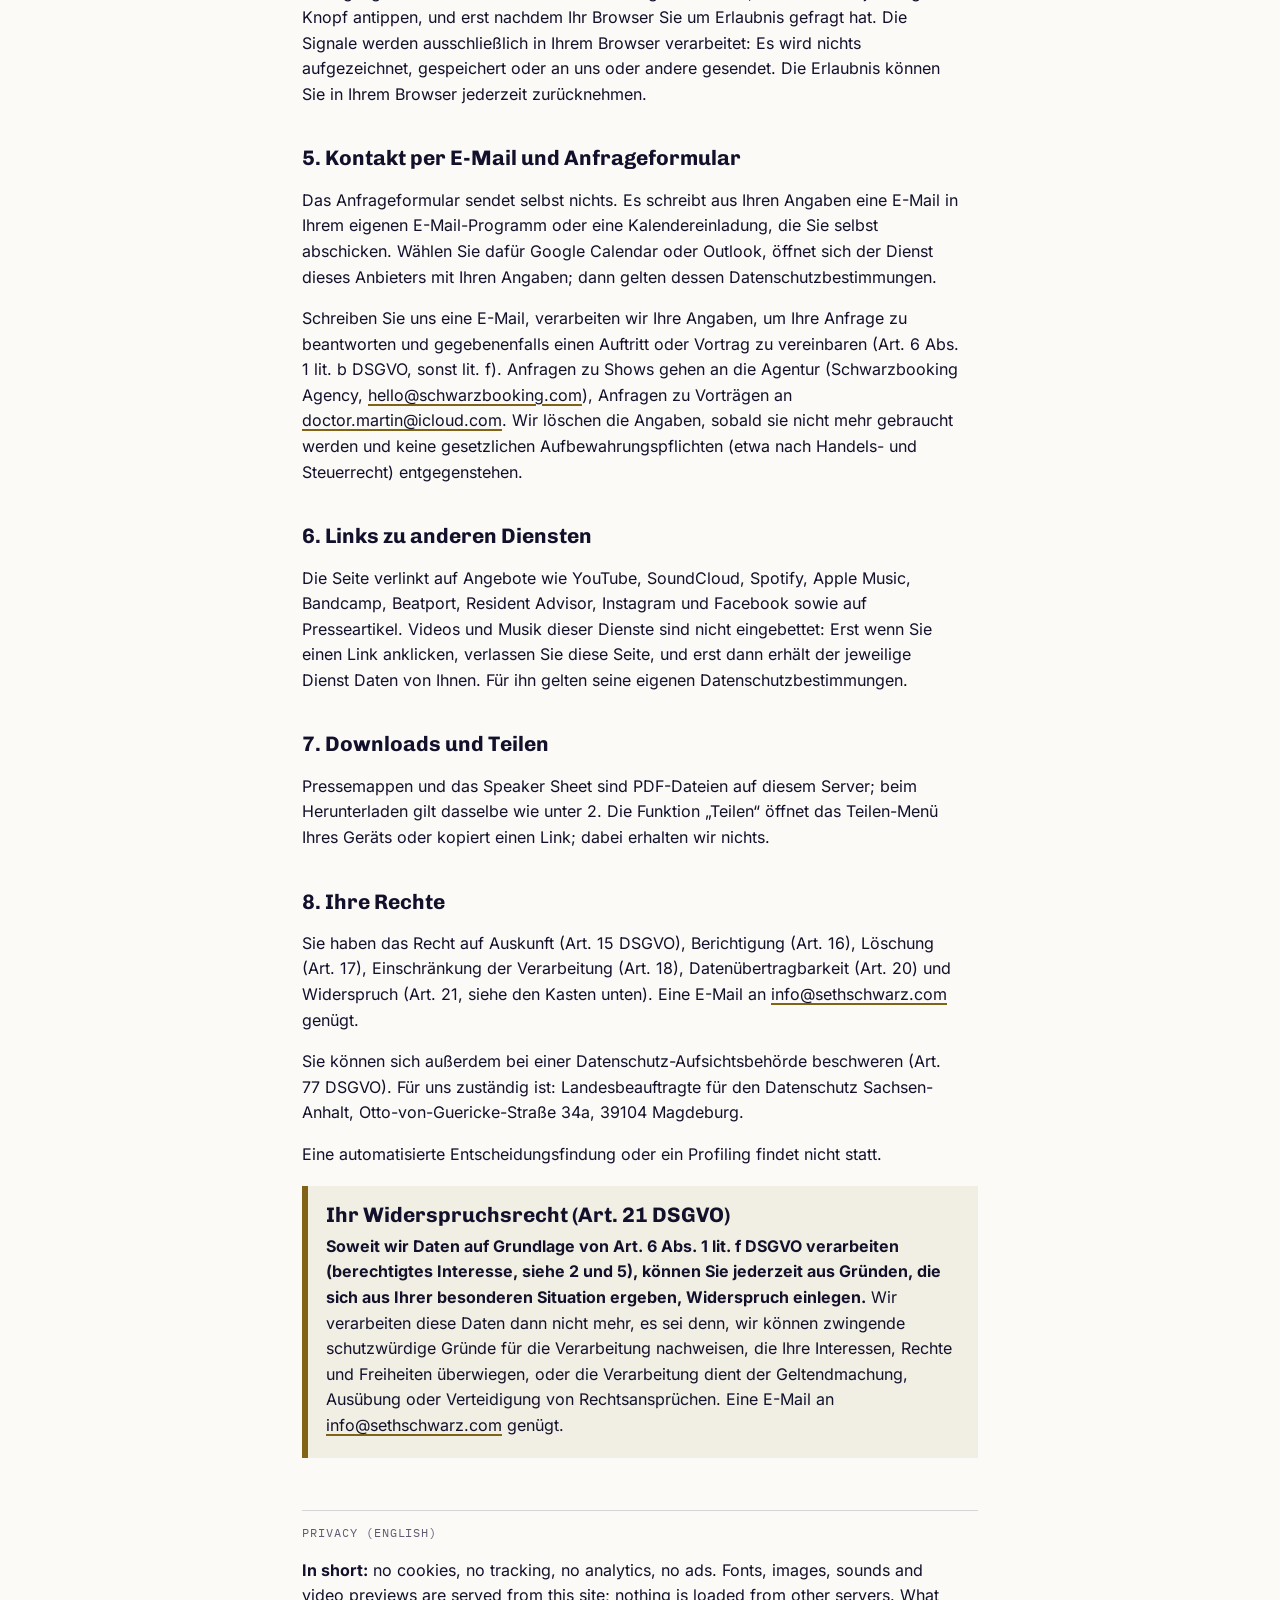
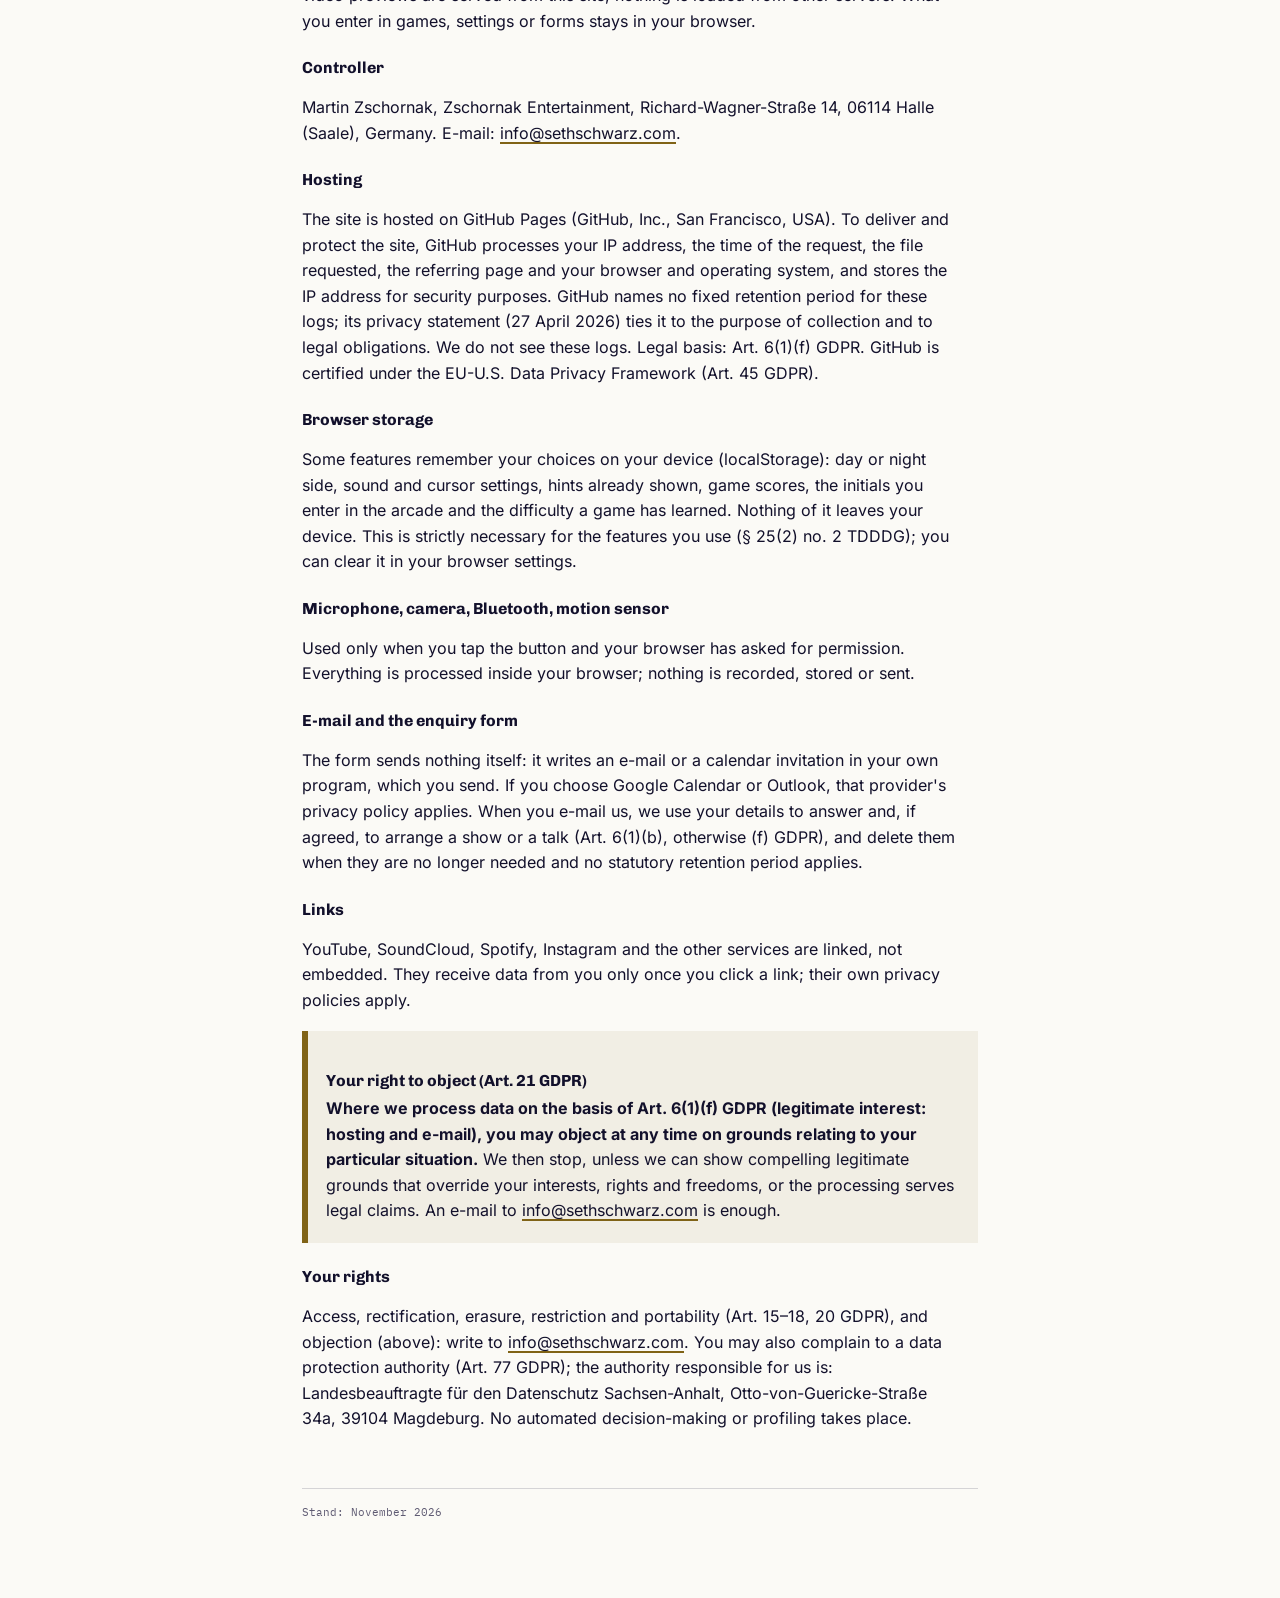
<file: datenschutz/index.html>
<!doctype html>
<html lang="de">
<head>
<meta charset="utf-8">
<meta name="viewport" content="width=device-width,initial-scale=1">
<title>Datenschutz · Seth Schwarz · Dr. Martin Zschornak</title>
<meta name="description" content="Datenschutzerklärung von sethschwarz.com.">
<link rel="icon" href="../favicon.png">
<style>
@font-face{font-family:"Chivo";font-weight:100 900;font-display:swap;src:url("../fonts/chivo-latin-wght-normal.woff2") format("woff2")}
@font-face{font-family:"Chivo";font-weight:100 900;font-display:swap;src:url("../fonts/chivo-latin-ext-wght-normal.woff2") format("woff2");unicode-range:U+0100-024F,U+1E00-1EFF}
@font-face{font-family:"Inter";font-weight:100 900;font-display:swap;src:url("../fonts/inter-latin-wght-normal.woff2") format("woff2")}
@font-face{font-family:"Inter";font-weight:100 900;font-display:swap;src:url("../fonts/inter-latin-ext-wght-normal.woff2") format("woff2");unicode-range:U+0100-024F,U+1E00-1EFF}
@font-face{font-family:"IBM Plex Mono";font-weight:400;font-display:swap;src:url("../fonts/ibm-plex-mono-latin-400-normal.woff2") format("woff2")}
:root{--bg:#FBFAF6;--fg:#12102B;--muted:#5E5A72;--line:rgba(18,16,43,.16);--accent:#806316;--well:#F1EEE4;
  --mono:"IBM Plex Mono",ui-monospace,Menlo,monospace;--body:"Inter",system-ui,-apple-system,"Segoe UI",Arial,sans-serif;--display:"Chivo","Helvetica Neue",Arial,sans-serif}
*{box-sizing:border-box}
html{-webkit-text-size-adjust:100%}
body{margin:0;background:var(--bg);color:var(--fg);font:16px/1.6 var(--body)}
a{color:var(--fg);text-decoration:underline;text-decoration-color:var(--accent);text-underline-offset:3px;text-decoration-thickness:1.5px}
a:hover{color:var(--accent)}
a:focus-visible{outline:2px solid var(--accent);outline-offset:3px}
.wrap{max-width:720px;margin:0 auto;padding:28px 22px 64px}
.top{display:flex;justify-content:space-between;align-items:baseline;gap:16px;flex-wrap:wrap;font:12px/1.4 var(--mono);letter-spacing:.08em;text-transform:uppercase;border-bottom:1px solid var(--line);padding-bottom:14px}
.top a{text-decoration:none}
.top nav a{margin-left:14px}
.top nav a[aria-current]{color:var(--accent)}
h1{font:800 clamp(34px,7vw,52px)/1.05 var(--display);letter-spacing:-.02em;margin:44px 0 8px}
.lead{color:var(--muted);margin:0 0 30px}
h2{font:700 21px/1.25 var(--display);margin:38px 0 8px}
h3{font:700 16px/1.3 var(--display);margin:24px 0 4px}
p,li{max-width:66ch}
ul{padding-left:1.15em}
li{margin:.25em 0}
.card{background:var(--well);border-left:3px solid var(--accent);padding:16px 18px;margin:18px 0}
.card p{margin:.2em 0}
.card.object{border-left-width:6px}
.card.object h2{margin:0 0 6px}
.label{font:11px/1.4 var(--mono);letter-spacing:.1em;text-transform:uppercase;color:var(--muted);margin:22px 0 4px}
.lang{font:12px/1.4 var(--mono);letter-spacing:.08em;text-transform:uppercase;color:var(--muted);border-top:1px solid var(--line);margin-top:52px;padding-top:14px}
.foot{font:11px/1.8 var(--mono);color:var(--muted);border-top:1px solid var(--line);margin-top:56px;padding-top:14px}
.foot,.lang{max-width:none}
mark{background:#FFE9A8;color:var(--fg);padding:0 .2em}
@media print{.top nav,.foot{display:none}body{background:#fff}}
</style>
</head>
<body>
<div class="wrap">
<header class="top"><a href="../">← sethschwarz.com</a><nav><a href="../impressum/">Impressum</a><a href="../datenschutz/" aria-current="page">Datenschutz</a></nav></header>
<main>
<h1>Datenschutz</h1>
<p class="lead">Wie diese Website mit Ihren Daten umgeht. Kurz gesagt: so wenig wie möglich.</p>
<div class="card"><p><b>Auf einen Blick</b></p>
<p>Keine Cookies. Kein Tracking, keine Statistik, keine Werbung. Schriften, Bilder, Klänge und die Vorschaubilder der Videos liegen auf diesem Server; die Seite lädt nichts von fremden Servern. Was Sie in Spielen, Einstellungen oder Formularen eingeben, bleibt in Ihrem Browser.</p></div>

<h2>1. Verantwortlicher</h2>
<p>Martin Zschornak, Zschornak Entertainment<br>Richard-Wagner-Straße 14<br>06114 Halle (Saale)<br>Deutschland<br>E-Mail: <a href="mailto:info@sethschwarz.com">info@sethschwarz.com</a></p>
<p>Einen Datenschutzbeauftragten müssen wir nicht benennen. Für alle Fragen zum Datenschutz genügt eine E-Mail an die Adresse oben.</p>

<h2>2. Hosting und Server-Protokolle</h2>
<p>Die Website liegt bei GitHub Pages, einem Dienst der GitHub, Inc., 88 Colin P. Kelly Jr. Street, San Francisco, CA 94107, USA. Wenn Sie eine Seite aufrufen, verarbeitet GitHub technisch notwendige Daten, um sie auszuliefern und den Dienst zu schützen: Ihre IP-Adresse, Datum und Uhrzeit, die aufgerufene Datei, die zuvor besuchte Seite (Referrer) sowie Browser und Betriebssystem. GitHub speichert die IP-Adresse nach eigenen Angaben aus Sicherheitsgründen. Eine feste Speicherdauer für diese Protokolle nennt GitHub nicht; nach seiner Datenschutzerklärung (Stand 27. April 2026) richtet sie sich nach dem Zweck der Erhebung und nach gesetzlichen Pflichten. Wir selbst sehen diese Protokolle nicht und werten nichts davon aus.</p>
<p>Rechtsgrundlage ist Art. 6 Abs. 1 lit. f DSGVO; unser berechtigtes Interesse ist eine sichere und funktionierende Website. GitHub ist unter dem EU-US Data Privacy Framework zertifiziert; die Übermittlung in die USA stützt sich auf den Angemessenheitsbeschluss der EU-Kommission (Art. 45 DSGVO). Näheres: <a href="https://docs.github.com/en/site-policy/privacy-policies/github-general-privacy-statement" rel="noopener">GitHub General Privacy Statement</a>.</p>

<h2>3. Speicher in Ihrem Browser</h2>
<p>Einige Funktionen merken sich etwas im Speicher Ihres Browsers (localStorage), damit sie beim nächsten Besuch so sind, wie Sie sie verlassen haben: welche Seite Sie gewählt haben (Tag oder Nacht), ob Ton und Cursor-Effekt an sind, ob ein Hinweis schon gezeigt wurde, Ihre Punktestände, Spielstände und die Kürzel, die Sie in der Arcade eintragen, sowie wie schwer ein Spiel für Sie eingestellt ist. Diese Angaben verlassen Ihr Gerät nicht; wir erhalten sie nicht.</p>
<p>Das ist für die Funktionen, die Sie selbst aufrufen, unbedingt erforderlich (§ 25 Abs. 2 Nr. 2 TDDDG). Sie können den Speicher jederzeit in den Einstellungen Ihres Browsers löschen („Websitedaten löschen“).</p>

<h2>4. Mikrofon, Kamera, Bluetooth und Bewegungssensor</h2>
<p>Einige Klang- und Puls-Funktionen können das Mikrofon, die Kamera (Finger auf der Linse, um den Puls zu messen), einen Brustgurt oder eine Uhr per Bluetooth oder den Bewegungssensor Ihres Telefons nutzen. Das geschieht nur, wenn Sie den jeweiligen Knopf antippen, und erst nachdem Ihr Browser Sie um Erlaubnis gefragt hat. Die Signale werden ausschließlich in Ihrem Browser verarbeitet: Es wird nichts aufgezeichnet, gespeichert oder an uns oder andere gesendet. Die Erlaubnis können Sie in Ihrem Browser jederzeit zurücknehmen.</p>

<h2>5. Kontakt per E-Mail und Anfrageformular</h2>
<p>Das Anfrageformular sendet selbst nichts. Es schreibt aus Ihren Angaben eine E-Mail in Ihrem eigenen E-Mail-Programm oder eine Kalendereinladung, die Sie selbst abschicken. Wählen Sie dafür Google Calendar oder Outlook, öffnet sich der Dienst dieses Anbieters mit Ihren Angaben; dann gelten dessen Datenschutzbestimmungen.</p>
<p>Schreiben Sie uns eine E-Mail, verarbeiten wir Ihre Angaben, um Ihre Anfrage zu beantworten und gegebenenfalls einen Auftritt oder Vortrag zu vereinbaren (Art. 6 Abs. 1 lit. b DSGVO, sonst lit. f). Anfragen zu Shows gehen an die Agentur (Schwarzbooking Agency, <a href="mailto:hello@schwarzbooking.com">hello@schwarzbooking.com</a>), Anfragen zu Vorträgen an <a href="mailto:doctor.martin@icloud.com">doctor.martin@icloud.com</a>. Wir löschen die Angaben, sobald sie nicht mehr gebraucht werden und keine gesetzlichen Aufbewahrungspflichten (etwa nach Handels- und Steuerrecht) entgegenstehen.</p>

<h2>6. Links zu anderen Diensten</h2>
<p>Die Seite verlinkt auf Angebote wie YouTube, SoundCloud, Spotify, Apple Music, Bandcamp, Beatport, Resident Advisor, Instagram und Facebook sowie auf Presseartikel. Videos und Musik dieser Dienste sind nicht eingebettet: Erst wenn Sie einen Link anklicken, verlassen Sie diese Seite, und erst dann erhält der jeweilige Dienst Daten von Ihnen. Für ihn gelten seine eigenen Datenschutzbestimmungen.</p>

<h2>7. Downloads und Teilen</h2>
<p>Pressemappen und das Speaker Sheet sind PDF-Dateien auf diesem Server; beim Herunterladen gilt dasselbe wie unter 2. Die Funktion „Teilen“ öffnet das Teilen-Menü Ihres Geräts oder kopiert einen Link; dabei erhalten wir nichts.</p>

<h2>8. Ihre Rechte</h2>
<p>Sie haben das Recht auf Auskunft (Art. 15 DSGVO), Berichtigung (Art. 16), Löschung (Art. 17), Einschränkung der Verarbeitung (Art. 18), Datenübertragbarkeit (Art. 20) und Widerspruch (Art. 21, siehe den Kasten unten). Eine E-Mail an <a href="mailto:info@sethschwarz.com">info@sethschwarz.com</a> genügt.</p>
<p>Sie können sich außerdem bei einer Datenschutz-Aufsichtsbehörde beschweren (Art. 77 DSGVO). Für uns zuständig ist: Landesbeauftragte für den Datenschutz Sachsen-Anhalt, Otto-von-Guericke-Straße 34a, 39104 Magdeburg.</p>
<p>Eine automatisierte Entscheidungsfindung oder ein Profiling findet nicht statt.</p>

<div class="card object" id="widerspruch">
<h2>Ihr Widerspruchsrecht (Art. 21 DSGVO)</h2>
<p><b>Soweit wir Daten auf Grundlage von Art. 6 Abs. 1 lit. f DSGVO verarbeiten (berechtigtes Interesse, siehe 2 und 5), können Sie jederzeit aus Gründen, die sich aus Ihrer besonderen Situation ergeben, Widerspruch einlegen.</b> Wir verarbeiten diese Daten dann nicht mehr, es sei denn, wir können zwingende schutzwürdige Gründe für die Verarbeitung nachweisen, die Ihre Interessen, Rechte und Freiheiten überwiegen, oder die Verarbeitung dient der Geltendmachung, Ausübung oder Verteidigung von Rechtsansprüchen. Eine E-Mail an <a href="mailto:info@sethschwarz.com">info@sethschwarz.com</a> genügt.</p>
</div>
<h2 lang="en" class="lang">Privacy (English)</h2>
<div lang="en">
<p><b>In short:</b> no cookies, no tracking, no analytics, no ads. Fonts, images, sounds and video previews are served from this site; nothing is loaded from other servers. What you enter in games, settings or forms stays in your browser.</p>
<h3>Controller</h3><p>Martin Zschornak, Zschornak Entertainment, Richard-Wagner-Straße 14, 06114 Halle (Saale), Germany. E-mail: <a href="mailto:info@sethschwarz.com">info@sethschwarz.com</a>.</p>
<h3>Hosting</h3><p>The site is hosted on GitHub Pages (GitHub, Inc., San Francisco, USA). To deliver and protect the site, GitHub processes your IP address, the time of the request, the file requested, the referring page and your browser and operating system, and stores the IP address for security purposes. GitHub names no fixed retention period for these logs; its privacy statement (27 April 2026) ties it to the purpose of collection and to legal obligations. We do not see these logs. Legal basis: Art. 6(1)(f) GDPR. GitHub is certified under the EU-U.S. Data Privacy Framework (Art. 45 GDPR).</p>
<h3>Browser storage</h3><p>Some features remember your choices on your device (localStorage): day or night side, sound and cursor settings, hints already shown, game scores, the initials you enter in the arcade and the difficulty a game has learned. Nothing of it leaves your device. This is strictly necessary for the features you use (§ 25(2) no. 2 TDDDG); you can clear it in your browser settings.</p>
<h3>Microphone, camera, Bluetooth, motion sensor</h3><p>Used only when you tap the button and your browser has asked for permission. Everything is processed inside your browser; nothing is recorded, stored or sent.</p>
<h3>E-mail and the enquiry form</h3><p>The form sends nothing itself: it writes an e-mail or a calendar invitation in your own program, which you send. If you choose Google Calendar or Outlook, that provider's privacy policy applies. When you e-mail us, we use your details to answer and, if agreed, to arrange a show or a talk (Art. 6(1)(b), otherwise (f) GDPR), and delete them when they are no longer needed and no statutory retention period applies.</p>
<h3>Links</h3><p>YouTube, SoundCloud, Spotify, Instagram and the other services are linked, not embedded. They receive data from you only once you click a link; their own privacy policies apply.</p>
<div class="card object" id="objection"><h3>Your right to object (Art. 21 GDPR)</h3><p><b>Where we process data on the basis of Art. 6(1)(f) GDPR (legitimate interest: hosting and e-mail), you may object at any time on grounds relating to your particular situation.</b> We then stop, unless we can show compelling legitimate grounds that override your interests, rights and freedoms, or the processing serves legal claims. An e-mail to <a href="mailto:info@sethschwarz.com">info@sethschwarz.com</a> is enough.</p></div>
<h3>Your rights</h3><p>Access, rectification, erasure, restriction and portability (Art. 15–18, 20 GDPR), and objection (above): write to <a href="mailto:info@sethschwarz.com">info@sethschwarz.com</a>. You may also complain to a data protection authority (Art. 77 GDPR); the authority responsible for us is: Landesbeauftragte für den Datenschutz Sachsen-Anhalt, Otto-von-Guericke-Straße 34a, 39104 Magdeburg. No automated decision-making or profiling takes place.</p>
</div>

</main>
<p class="foot">Stand: November 2026</p>
</div>
<!-- ledbow125: start -->
<style>#bowfx{position:fixed;left:0;top:0;width:32px;height:32px;pointer-events:none;z-index:2147483647;opacity:0;transform-origin:27px 3px;will-change:transform,opacity;transition:opacity .25s}#bowfx svg{display:block;overflow:visible}#bowfx .led{fill:#fff;opacity:.15}html.bowon,html.bowon *{cursor:none !important}@media (prefers-reduced-motion:reduce){#bowfx{display:none}}@media print{#bowfx{display:none}}</style>
<div id="bowfx" aria-hidden="true"><svg xmlns="http://www.w3.org/2000/svg" width="32" height="32" viewBox="0 0 32 32" overflow="visible"><defs><filter id="ledGlow" x="-50%" y="-50%" width="200%" height="200%"><feGaussianBlur stdDeviation="0.8" result="b"/><feMerge><feMergeNode in="b"/><feMergeNode in="b"/><feMergeNode in="SourceGraphic"/></feMerge></filter></defs><g transform='translate(16 16) rotate(-45)'><g class='body'><g stroke='#E4007C' stroke-opacity='.5' stroke-linecap='round' stroke-linejoin='round' fill='none'><path d='M-15.2 -1.9Q0 -0.5 15.6 -2.1' stroke-width='2.5'/><path d='M-9.4 1.05L15.7 0.35' stroke-width='1.7'/><path d='M15.2 -2.65L17.3 -2.55L17.5 -1.85L16.3 0.75L15.3 0.75Z' stroke-width='1.1'/><path d='M-13.6 -1.45L-9.1 -1.45L-9.5 1.75L-12.9 1.75Z' stroke-width='1.1'/><rect x='-17.1' y='-2.35' width='2.4' height='1.6' rx='.5' stroke-width='1.4'/></g><path d='M-9.4 1.05L15.7 0.35' stroke='#EFE7D4' stroke-width='.75' stroke-linecap='round'/><path d='M-15.2 -1.9Q0 -0.5 15.6 -2.1' stroke='#5E2410' stroke-width='1.35' fill='none' stroke-linecap='round'/><path d='M-14 -2.25Q0 -1.0 14.8 -2.45' stroke='#B0623A' stroke-width='.35' fill='none' stroke-linecap='round'/><path d='M-8.8 -1.55L-4.6 -1.25' stroke='#C9CDD2' stroke-width='1.6'/><path d='M-9.6 -1.6L-8.8 -1.55' stroke='#2A1A14' stroke-width='1.7'/><path d='M15.2 -2.65L17.3 -2.55L17.5 -1.85L16.3 0.75L15.3 0.75Z' fill='#5E2410'/><path d='M17.35 -2.5L17.5 -1.85L16.35 0.7' stroke='#F5F0E6' stroke-width='.45' fill='none'/><path d='M-13.6 -1.45L-9.1 -1.45L-9.5 1.75L-12.9 1.75Z' fill='#141110'/><path d='M-9.35 -1.2L-9.75 1.75' stroke='#D8DCE0' stroke-width='.55'/><circle cx='-11.3' cy='0' r='.55' fill='#F3F1EC'/><rect x='-17' y='-2.25' width='2.2' height='1.4' rx='.4' fill='#D0D4D8'/><rect x='-16.2' y='-2.25' width='.6' height='1.4' fill='#141110'/></g><g class='leds' filter='url(#ledGlow)'><circle class="led" cx="-6.04" cy="-1.33" r="0.62"/><circle class="led" cx="-4.58" cy="-1.29" r="0.62"/><circle class="led" cx="-3.11" cy="-1.26" r="0.62"/><circle class="led" cx="-1.64" cy="-1.25" r="0.62"/><circle class="led" cx="-0.16" cy="-1.25" r="0.62"/><circle class="led" cx="1.31" cy="-1.26" r="0.62"/><circle class="led" cx="2.79" cy="-1.29" r="0.62"/><circle class="led" cx="4.27" cy="-1.33" r="0.62"/><circle class="led" cx="5.75" cy="-1.39" r="0.62"/><circle class="led" cx="7.23" cy="-1.46" r="0.62"/><circle class="led" cx="8.71" cy="-1.54" r="0.62"/><circle class="led" cx="10.20" cy="-1.63" r="0.62"/><circle class="led" cx="11.68" cy="-1.75" r="0.62"/><circle class="led" cx="13.17" cy="-1.87" r="0.62"/><circle class="led" cx="14.66" cy="-2.01" r="0.62"/></g></g></svg></div>
<script>
(function(){
  /* item 125: the LED bow follows the mouse on this page too, always lit, like on sethschwarz.com.
     Mouse: it replaces the arrow (links keep working; the bow's tip is the hot spot). Touch: it shows where you tap and
     goes again. "Reduce motion": nothing is drawn, the usual cursor stays. ES5, nothing loaded from elsewhere. */
  var calm=window.matchMedia&&window.matchMedia("(prefers-reduced-motion: reduce)").matches;
  var off=false; try{ off=localStorage.getItem("ss-cursorfx")==="off"; }catch(e){}
  var fx=document.getElementById("bowfx");
  if(calm||off||!fx||!window.requestAnimationFrame) return;
  /* item 125: the light of the LED bow, the same as on sethschwarz.com (source/pointerfx/pointerfx.js, items 110/111).
     Five effects (rainbow scanner, beat pulse at 124 BPM, twin comets, sparkle, colour wipe); a click moves on to the
     next one, and so does every twelfth second. Defined only where the page has not got it already. */
  if(!window.__ssLed){ (function(){
    var MODES=5, mode=0, tm=performance.now();
    function frac(v){ return v-Math.floor(v); }
    function beatLv(now){ var v=0; try{ if(typeof window.__ssRadioLevel==="function") v=+window.__ssRadioLevel()||0; }catch(e){}
      if(v>0.05) return Math.min(1,v); return Math.exp(-frac(now/1000*2.0667)*5); }
    window.__ssLed=function(i,n,now){
      now=now||performance.now(); if(now-tm>12000){ tm=now; mode=(mode+1)%MODES; }
      var t=now/1000, u=n>1?i/(n-1):0, b=0, h=0, ph, pos, d, k;
      if(mode===0){ ph=(t*0.9)%2; pos=(ph<1?ph:2-ph); d=Math.abs(u-pos)*(n-1); b=Math.max(0.1,1-d/3.2); h=(u*300+t*90)%360; }
      else if(mode===1){ k=beatLv(now); b=0.18+0.82*k*(0.55+0.45*Math.sin(u*9.42-t*6)); h=318+22*Math.sin(u*6.283+t*2); }
      else if(mode===2){ pos=frac(t*0.55); d=Math.min(Math.abs(u-pos),1-Math.abs(u-pos))*(n-1); b=Math.max(0,1-d/3);
        pos=frac(t*0.55+0.5); k=Math.min(Math.abs(u-pos),1-Math.abs(u-pos))*(n-1); k=Math.max(0,1-k/3); h=b>=k?190:45; b=Math.max(0.1,b,k); }
      else if(mode===3){ k=Math.floor(t*7); ph=frac(Math.sin(i*12.9898+k*78.233)*43758.5453); b=ph>0.7?1-frac(t*7)*0.6:0.14; h=frac(Math.sin(i*3.17+k*1.3)*917.3)*360; }
      else { k=Math.floor(t*0.8); ph=frac(t*0.8); b=u<=ph?1:0.16; h=((u<=ph?k:k-1)*67+u*30+3600)%360; }
      return {h:Math.round((h+360)%360), l:Math.round(52+26*b), b:b};
    };
    window.__ssLedNext=function(){ tm=performance.now(); mode=(mode+1)%MODES; return mode; };
  })(); }
  var root=document.documentElement, leds=fx.querySelectorAll(".led"), N=leds.length;
  var x=-100, y=-100, shown=false, raf=0, idleT=0, tapHide=0, pop=0, lastMove=0;
  function place(){ fx.style.left=(x-27)+"px"; fx.style.top=(y-3)+"px"; }
  function show(on){ if(on===shown) return; shown=on; fx.style.opacity=on?"1":"0";
    if(on){ if(!/\bbowon\b/.test(root.className)) root.className+=" bowon"; } else root.className=root.className.replace(/\s*bowon\b/g,""); }
  function frame(now){
    raf=0; if(!shown||document.hidden) return;
    var k=now-lastMove>4000?0.6:1, i, q, c;
    for(i=0;i<N;i++){ q=window.__ssLed(i,N,now); c=leds[i]; c.style.fill="hsl("+q.h+",100%,"+q.l+"%)";
      c.style.opacity=((0.16+0.84*q.b)*k).toFixed(3); c.setAttribute("r",(0.6+0.75*q.b).toFixed(2)); }
    fx.style.transform="scale("+(1+0.7*pop).toFixed(3)+")"; pop*=0.86; if(pop<0.01) pop=0;
    if(now-lastMove>4000&&pop===0){ clearTimeout(idleT); idleT=setTimeout(wake,70); }   /* a resting bow glows at an easy pace */
    else raf=requestAnimationFrame(frame);
  }
  function wake(){ if(!raf) raf=requestAnimationFrame(frame); }
  document.addEventListener("pointermove",function(ev){
    if(ev.pointerType!=="mouse") return;
    x=ev.clientX; y=ev.clientY; lastMove=performance.now(); place(); show(true); wake();
  },{passive:true,capture:true});
  document.addEventListener("pointerdown",function(ev){
    x=ev.clientX; y=ev.clientY; lastMove=performance.now(); place(); pop=1;
    if(ev.pointerType==="mouse"){ if(window.__ssLedNext) window.__ssLedNext(); }
    else { show(true); clearTimeout(tapHide); tapHide=setTimeout(function(){ show(false); },1200); }
    wake();
  },{passive:true,capture:true});
  document.documentElement.addEventListener("mouseleave",function(){ show(false); });
  document.addEventListener("visibilitychange",function(){ if(!document.hidden) wake(); });
})();
</script>
<!-- ledbow125: end -->
</body>
</html>
</file>
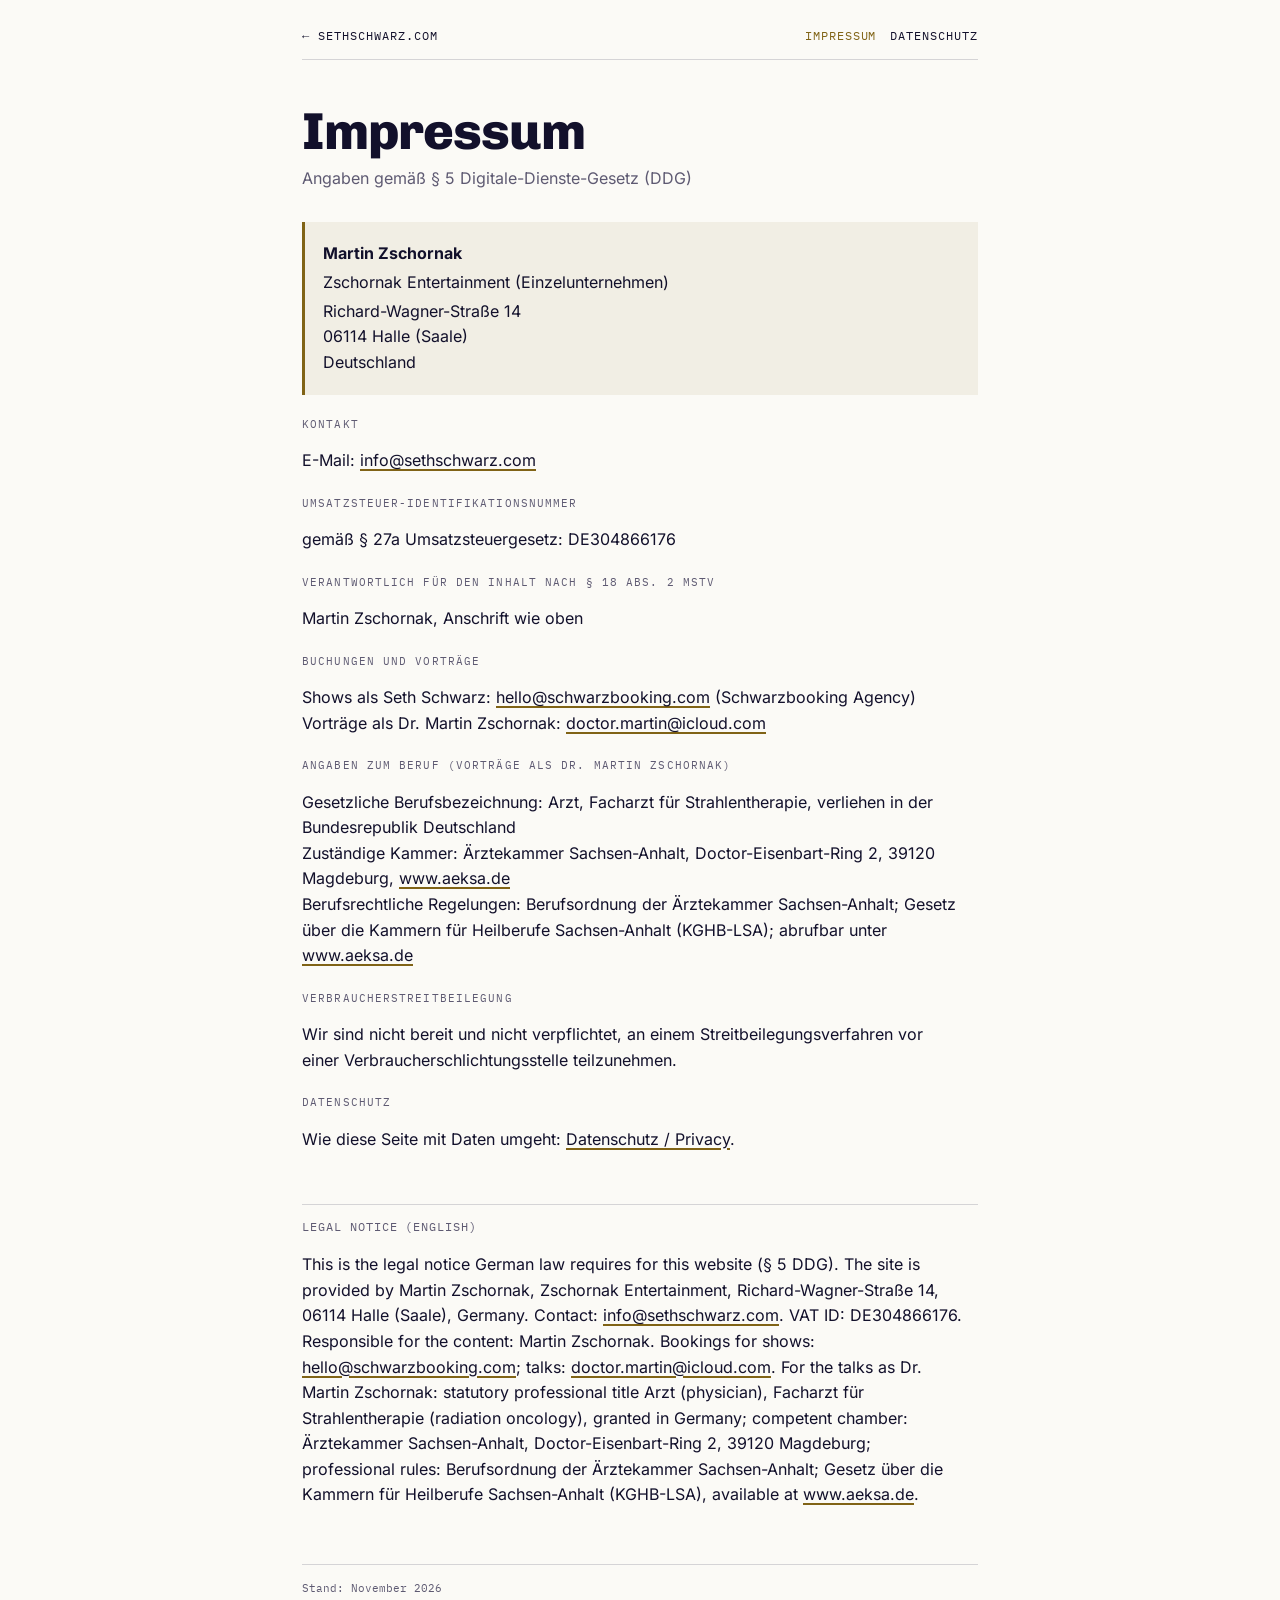
<file: impressum/index.html>
<!doctype html>
<html lang="de">
<head>
<meta charset="utf-8">
<meta name="viewport" content="width=device-width,initial-scale=1">
<title>Impressum · Seth Schwarz · Dr. Martin Zschornak</title>
<meta name="description" content="Impressum (Anbieterkennzeichnung) von sethschwarz.com.">
<link rel="icon" href="../favicon.png">
<style>
@font-face{font-family:"Chivo";font-weight:100 900;font-display:swap;src:url("../fonts/chivo-latin-wght-normal.woff2") format("woff2")}
@font-face{font-family:"Chivo";font-weight:100 900;font-display:swap;src:url("../fonts/chivo-latin-ext-wght-normal.woff2") format("woff2");unicode-range:U+0100-024F,U+1E00-1EFF}
@font-face{font-family:"Inter";font-weight:100 900;font-display:swap;src:url("../fonts/inter-latin-wght-normal.woff2") format("woff2")}
@font-face{font-family:"Inter";font-weight:100 900;font-display:swap;src:url("../fonts/inter-latin-ext-wght-normal.woff2") format("woff2");unicode-range:U+0100-024F,U+1E00-1EFF}
@font-face{font-family:"IBM Plex Mono";font-weight:400;font-display:swap;src:url("../fonts/ibm-plex-mono-latin-400-normal.woff2") format("woff2")}
:root{--bg:#FBFAF6;--fg:#12102B;--muted:#5E5A72;--line:rgba(18,16,43,.16);--accent:#806316;--well:#F1EEE4;
  --mono:"IBM Plex Mono",ui-monospace,Menlo,monospace;--body:"Inter",system-ui,-apple-system,"Segoe UI",Arial,sans-serif;--display:"Chivo","Helvetica Neue",Arial,sans-serif}
*{box-sizing:border-box}
html{-webkit-text-size-adjust:100%}
body{margin:0;background:var(--bg);color:var(--fg);font:16px/1.6 var(--body)}
a{color:var(--fg);text-decoration:underline;text-decoration-color:var(--accent);text-underline-offset:3px;text-decoration-thickness:1.5px}
a:hover{color:var(--accent)}
a:focus-visible{outline:2px solid var(--accent);outline-offset:3px}
.wrap{max-width:720px;margin:0 auto;padding:28px 22px 64px}
.top{display:flex;justify-content:space-between;align-items:baseline;gap:16px;flex-wrap:wrap;font:12px/1.4 var(--mono);letter-spacing:.08em;text-transform:uppercase;border-bottom:1px solid var(--line);padding-bottom:14px}
.top a{text-decoration:none}
.top nav a{margin-left:14px}
.top nav a[aria-current]{color:var(--accent)}
h1{font:800 clamp(34px,7vw,52px)/1.05 var(--display);letter-spacing:-.02em;margin:44px 0 8px}
.lead{color:var(--muted);margin:0 0 30px}
h2{font:700 21px/1.25 var(--display);margin:38px 0 8px}
h3{font:700 16px/1.3 var(--display);margin:24px 0 4px}
p,li{max-width:66ch}
ul{padding-left:1.15em}
li{margin:.25em 0}
.card{background:var(--well);border-left:3px solid var(--accent);padding:16px 18px;margin:18px 0}
.card p{margin:.2em 0}
.card.object{border-left-width:6px}
.card.object h2{margin:0 0 6px}
.label{font:11px/1.4 var(--mono);letter-spacing:.1em;text-transform:uppercase;color:var(--muted);margin:22px 0 4px}
.lang{font:12px/1.4 var(--mono);letter-spacing:.08em;text-transform:uppercase;color:var(--muted);border-top:1px solid var(--line);margin-top:52px;padding-top:14px}
.foot{font:11px/1.8 var(--mono);color:var(--muted);border-top:1px solid var(--line);margin-top:56px;padding-top:14px}
.foot,.lang{max-width:none}
mark{background:#FFE9A8;color:var(--fg);padding:0 .2em}
@media print{.top nav,.foot{display:none}body{background:#fff}}
</style>
</head>
<body>
<div class="wrap">
<header class="top"><a href="../">← sethschwarz.com</a><nav><a href="../impressum/" aria-current="page">Impressum</a><a href="../datenschutz/">Datenschutz</a></nav></header>
<main>
<h1>Impressum</h1>
<p class="lead">Angaben gemäß § 5 Digitale-Dienste-Gesetz (DDG)</p>
<div class="card"><p><b>Martin Zschornak</b></p><p>Zschornak Entertainment (Einzelunternehmen)</p><p>Richard-Wagner-Straße 14<br>06114 Halle (Saale)<br>Deutschland</p></div>
<p class="label">Kontakt</p><p>E-Mail: <a href="mailto:info@sethschwarz.com">info@sethschwarz.com</a></p>
<p class="label">Umsatzsteuer-Identifikationsnummer</p><p>gemäß § 27a Umsatzsteuergesetz: DE304866176</p>
<p class="label">Verantwortlich für den Inhalt nach § 18 Abs. 2 MStV</p><p>Martin Zschornak, Anschrift wie oben</p>
<p class="label">Buchungen und Vorträge</p><p>Shows als Seth Schwarz: <a href="mailto:hello@schwarzbooking.com">hello@schwarzbooking.com</a> (Schwarzbooking Agency)<br>Vorträge als Dr. Martin Zschornak: <a href="mailto:doctor.martin@icloud.com">doctor.martin@icloud.com</a></p>
<p class="label">Angaben zum Beruf (Vorträge als Dr. Martin Zschornak)</p><p>Gesetzliche Berufsbezeichnung: Arzt, Facharzt für Strahlentherapie, verliehen in der Bundesrepublik Deutschland<br>Zuständige Kammer: Ärztekammer Sachsen-Anhalt, Doctor-Eisenbart-Ring 2, 39120 Magdeburg, <a href="https://www.aeksa.de">www.aeksa.de</a><br>Berufsrechtliche Regelungen: Berufsordnung der Ärztekammer Sachsen-Anhalt; Gesetz über die Kammern für Heilberufe Sachsen-Anhalt (KGHB-LSA); abrufbar unter <a href="https://www.aeksa.de">www.aeksa.de</a></p>
<p class="label">Verbraucherstreitbeilegung</p><p>Wir sind nicht bereit und nicht verpflichtet, an einem Streitbeilegungsverfahren vor einer Verbraucherschlichtungsstelle teilzunehmen.</p>
<p class="label">Datenschutz</p><p>Wie diese Seite mit Daten umgeht: <a href="../datenschutz/">Datenschutz / Privacy</a>.</p>
<h2 lang="en" class="lang">Legal notice (English)</h2>
<div lang="en"><p>This is the legal notice German law requires for this website (§ 5 DDG). The site is provided by Martin Zschornak, Zschornak Entertainment, Richard-Wagner-Straße 14, 06114 Halle (Saale), Germany. Contact: <a href="mailto:info@sethschwarz.com">info@sethschwarz.com</a>. VAT ID: DE304866176. Responsible for the content: Martin Zschornak. Bookings for shows: <a href="mailto:hello@schwarzbooking.com">hello@schwarzbooking.com</a>; talks: <a href="mailto:doctor.martin@icloud.com">doctor.martin@icloud.com</a>. For the talks as Dr. Martin Zschornak: statutory professional title Arzt (physician), Facharzt für Strahlentherapie (radiation oncology), granted in Germany; competent chamber: Ärztekammer Sachsen-Anhalt, Doctor-Eisenbart-Ring 2, 39120 Magdeburg; professional rules: Berufsordnung der Ärztekammer Sachsen-Anhalt; Gesetz über die Kammern für Heilberufe Sachsen-Anhalt (KGHB-LSA), available at <a href="https://www.aeksa.de">www.aeksa.de</a>.</p></div>
</main>
<p class="foot">Stand: November 2026</p>
</div>
<!-- ledbow125: start -->
<style>#bowfx{position:fixed;left:0;top:0;width:32px;height:32px;pointer-events:none;z-index:2147483647;opacity:0;transform-origin:27px 3px;will-change:transform,opacity;transition:opacity .25s}#bowfx svg{display:block;overflow:visible}#bowfx .led{fill:#fff;opacity:.15}html.bowon,html.bowon *{cursor:none !important}@media (prefers-reduced-motion:reduce){#bowfx{display:none}}@media print{#bowfx{display:none}}</style>
<div id="bowfx" aria-hidden="true"><svg xmlns="http://www.w3.org/2000/svg" width="32" height="32" viewBox="0 0 32 32" overflow="visible"><defs><filter id="ledGlow" x="-50%" y="-50%" width="200%" height="200%"><feGaussianBlur stdDeviation="0.8" result="b"/><feMerge><feMergeNode in="b"/><feMergeNode in="b"/><feMergeNode in="SourceGraphic"/></feMerge></filter></defs><g transform='translate(16 16) rotate(-45)'><g class='body'><g stroke='#E4007C' stroke-opacity='.5' stroke-linecap='round' stroke-linejoin='round' fill='none'><path d='M-15.2 -1.9Q0 -0.5 15.6 -2.1' stroke-width='2.5'/><path d='M-9.4 1.05L15.7 0.35' stroke-width='1.7'/><path d='M15.2 -2.65L17.3 -2.55L17.5 -1.85L16.3 0.75L15.3 0.75Z' stroke-width='1.1'/><path d='M-13.6 -1.45L-9.1 -1.45L-9.5 1.75L-12.9 1.75Z' stroke-width='1.1'/><rect x='-17.1' y='-2.35' width='2.4' height='1.6' rx='.5' stroke-width='1.4'/></g><path d='M-9.4 1.05L15.7 0.35' stroke='#EFE7D4' stroke-width='.75' stroke-linecap='round'/><path d='M-15.2 -1.9Q0 -0.5 15.6 -2.1' stroke='#5E2410' stroke-width='1.35' fill='none' stroke-linecap='round'/><path d='M-14 -2.25Q0 -1.0 14.8 -2.45' stroke='#B0623A' stroke-width='.35' fill='none' stroke-linecap='round'/><path d='M-8.8 -1.55L-4.6 -1.25' stroke='#C9CDD2' stroke-width='1.6'/><path d='M-9.6 -1.6L-8.8 -1.55' stroke='#2A1A14' stroke-width='1.7'/><path d='M15.2 -2.65L17.3 -2.55L17.5 -1.85L16.3 0.75L15.3 0.75Z' fill='#5E2410'/><path d='M17.35 -2.5L17.5 -1.85L16.35 0.7' stroke='#F5F0E6' stroke-width='.45' fill='none'/><path d='M-13.6 -1.45L-9.1 -1.45L-9.5 1.75L-12.9 1.75Z' fill='#141110'/><path d='M-9.35 -1.2L-9.75 1.75' stroke='#D8DCE0' stroke-width='.55'/><circle cx='-11.3' cy='0' r='.55' fill='#F3F1EC'/><rect x='-17' y='-2.25' width='2.2' height='1.4' rx='.4' fill='#D0D4D8'/><rect x='-16.2' y='-2.25' width='.6' height='1.4' fill='#141110'/></g><g class='leds' filter='url(#ledGlow)'><circle class="led" cx="-6.04" cy="-1.33" r="0.62"/><circle class="led" cx="-4.58" cy="-1.29" r="0.62"/><circle class="led" cx="-3.11" cy="-1.26" r="0.62"/><circle class="led" cx="-1.64" cy="-1.25" r="0.62"/><circle class="led" cx="-0.16" cy="-1.25" r="0.62"/><circle class="led" cx="1.31" cy="-1.26" r="0.62"/><circle class="led" cx="2.79" cy="-1.29" r="0.62"/><circle class="led" cx="4.27" cy="-1.33" r="0.62"/><circle class="led" cx="5.75" cy="-1.39" r="0.62"/><circle class="led" cx="7.23" cy="-1.46" r="0.62"/><circle class="led" cx="8.71" cy="-1.54" r="0.62"/><circle class="led" cx="10.20" cy="-1.63" r="0.62"/><circle class="led" cx="11.68" cy="-1.75" r="0.62"/><circle class="led" cx="13.17" cy="-1.87" r="0.62"/><circle class="led" cx="14.66" cy="-2.01" r="0.62"/></g></g></svg></div>
<script>
(function(){
  /* item 125: the LED bow follows the mouse on this page too, always lit, like on sethschwarz.com.
     Mouse: it replaces the arrow (links keep working; the bow's tip is the hot spot). Touch: it shows where you tap and
     goes again. "Reduce motion": nothing is drawn, the usual cursor stays. ES5, nothing loaded from elsewhere. */
  var calm=window.matchMedia&&window.matchMedia("(prefers-reduced-motion: reduce)").matches;
  var off=false; try{ off=localStorage.getItem("ss-cursorfx")==="off"; }catch(e){}
  var fx=document.getElementById("bowfx");
  if(calm||off||!fx||!window.requestAnimationFrame) return;
  /* item 125: the light of the LED bow, the same as on sethschwarz.com (source/pointerfx/pointerfx.js, items 110/111).
     Five effects (rainbow scanner, beat pulse at 124 BPM, twin comets, sparkle, colour wipe); a click moves on to the
     next one, and so does every twelfth second. Defined only where the page has not got it already. */
  if(!window.__ssLed){ (function(){
    var MODES=5, mode=0, tm=performance.now();
    function frac(v){ return v-Math.floor(v); }
    function beatLv(now){ var v=0; try{ if(typeof window.__ssRadioLevel==="function") v=+window.__ssRadioLevel()||0; }catch(e){}
      if(v>0.05) return Math.min(1,v); return Math.exp(-frac(now/1000*2.0667)*5); }
    window.__ssLed=function(i,n,now){
      now=now||performance.now(); if(now-tm>12000){ tm=now; mode=(mode+1)%MODES; }
      var t=now/1000, u=n>1?i/(n-1):0, b=0, h=0, ph, pos, d, k;
      if(mode===0){ ph=(t*0.9)%2; pos=(ph<1?ph:2-ph); d=Math.abs(u-pos)*(n-1); b=Math.max(0.1,1-d/3.2); h=(u*300+t*90)%360; }
      else if(mode===1){ k=beatLv(now); b=0.18+0.82*k*(0.55+0.45*Math.sin(u*9.42-t*6)); h=318+22*Math.sin(u*6.283+t*2); }
      else if(mode===2){ pos=frac(t*0.55); d=Math.min(Math.abs(u-pos),1-Math.abs(u-pos))*(n-1); b=Math.max(0,1-d/3);
        pos=frac(t*0.55+0.5); k=Math.min(Math.abs(u-pos),1-Math.abs(u-pos))*(n-1); k=Math.max(0,1-k/3); h=b>=k?190:45; b=Math.max(0.1,b,k); }
      else if(mode===3){ k=Math.floor(t*7); ph=frac(Math.sin(i*12.9898+k*78.233)*43758.5453); b=ph>0.7?1-frac(t*7)*0.6:0.14; h=frac(Math.sin(i*3.17+k*1.3)*917.3)*360; }
      else { k=Math.floor(t*0.8); ph=frac(t*0.8); b=u<=ph?1:0.16; h=((u<=ph?k:k-1)*67+u*30+3600)%360; }
      return {h:Math.round((h+360)%360), l:Math.round(52+26*b), b:b};
    };
    window.__ssLedNext=function(){ tm=performance.now(); mode=(mode+1)%MODES; return mode; };
  })(); }
  var root=document.documentElement, leds=fx.querySelectorAll(".led"), N=leds.length;
  var x=-100, y=-100, shown=false, raf=0, idleT=0, tapHide=0, pop=0, lastMove=0;
  function place(){ fx.style.left=(x-27)+"px"; fx.style.top=(y-3)+"px"; }
  function show(on){ if(on===shown) return; shown=on; fx.style.opacity=on?"1":"0";
    if(on){ if(!/\bbowon\b/.test(root.className)) root.className+=" bowon"; } else root.className=root.className.replace(/\s*bowon\b/g,""); }
  function frame(now){
    raf=0; if(!shown||document.hidden) return;
    var k=now-lastMove>4000?0.6:1, i, q, c;
    for(i=0;i<N;i++){ q=window.__ssLed(i,N,now); c=leds[i]; c.style.fill="hsl("+q.h+",100%,"+q.l+"%)";
      c.style.opacity=((0.16+0.84*q.b)*k).toFixed(3); c.setAttribute("r",(0.6+0.75*q.b).toFixed(2)); }
    fx.style.transform="scale("+(1+0.7*pop).toFixed(3)+")"; pop*=0.86; if(pop<0.01) pop=0;
    if(now-lastMove>4000&&pop===0){ clearTimeout(idleT); idleT=setTimeout(wake,70); }   /* a resting bow glows at an easy pace */
    else raf=requestAnimationFrame(frame);
  }
  function wake(){ if(!raf) raf=requestAnimationFrame(frame); }
  document.addEventListener("pointermove",function(ev){
    if(ev.pointerType!=="mouse") return;
    x=ev.clientX; y=ev.clientY; lastMove=performance.now(); place(); show(true); wake();
  },{passive:true,capture:true});
  document.addEventListener("pointerdown",function(ev){
    x=ev.clientX; y=ev.clientY; lastMove=performance.now(); place(); pop=1;
    if(ev.pointerType==="mouse"){ if(window.__ssLedNext) window.__ssLedNext(); }
    else { show(true); clearTimeout(tapHide); tapHide=setTimeout(function(){ show(false); },1200); }
    wake();
  },{passive:true,capture:true});
  document.documentElement.addEventListener("mouseleave",function(){ show(false); });
  document.addEventListener("visibilitychange",function(){ if(!document.hidden) wake(); });
})();
</script>
<!-- ledbow125: end -->
</body>
</html>
</file>
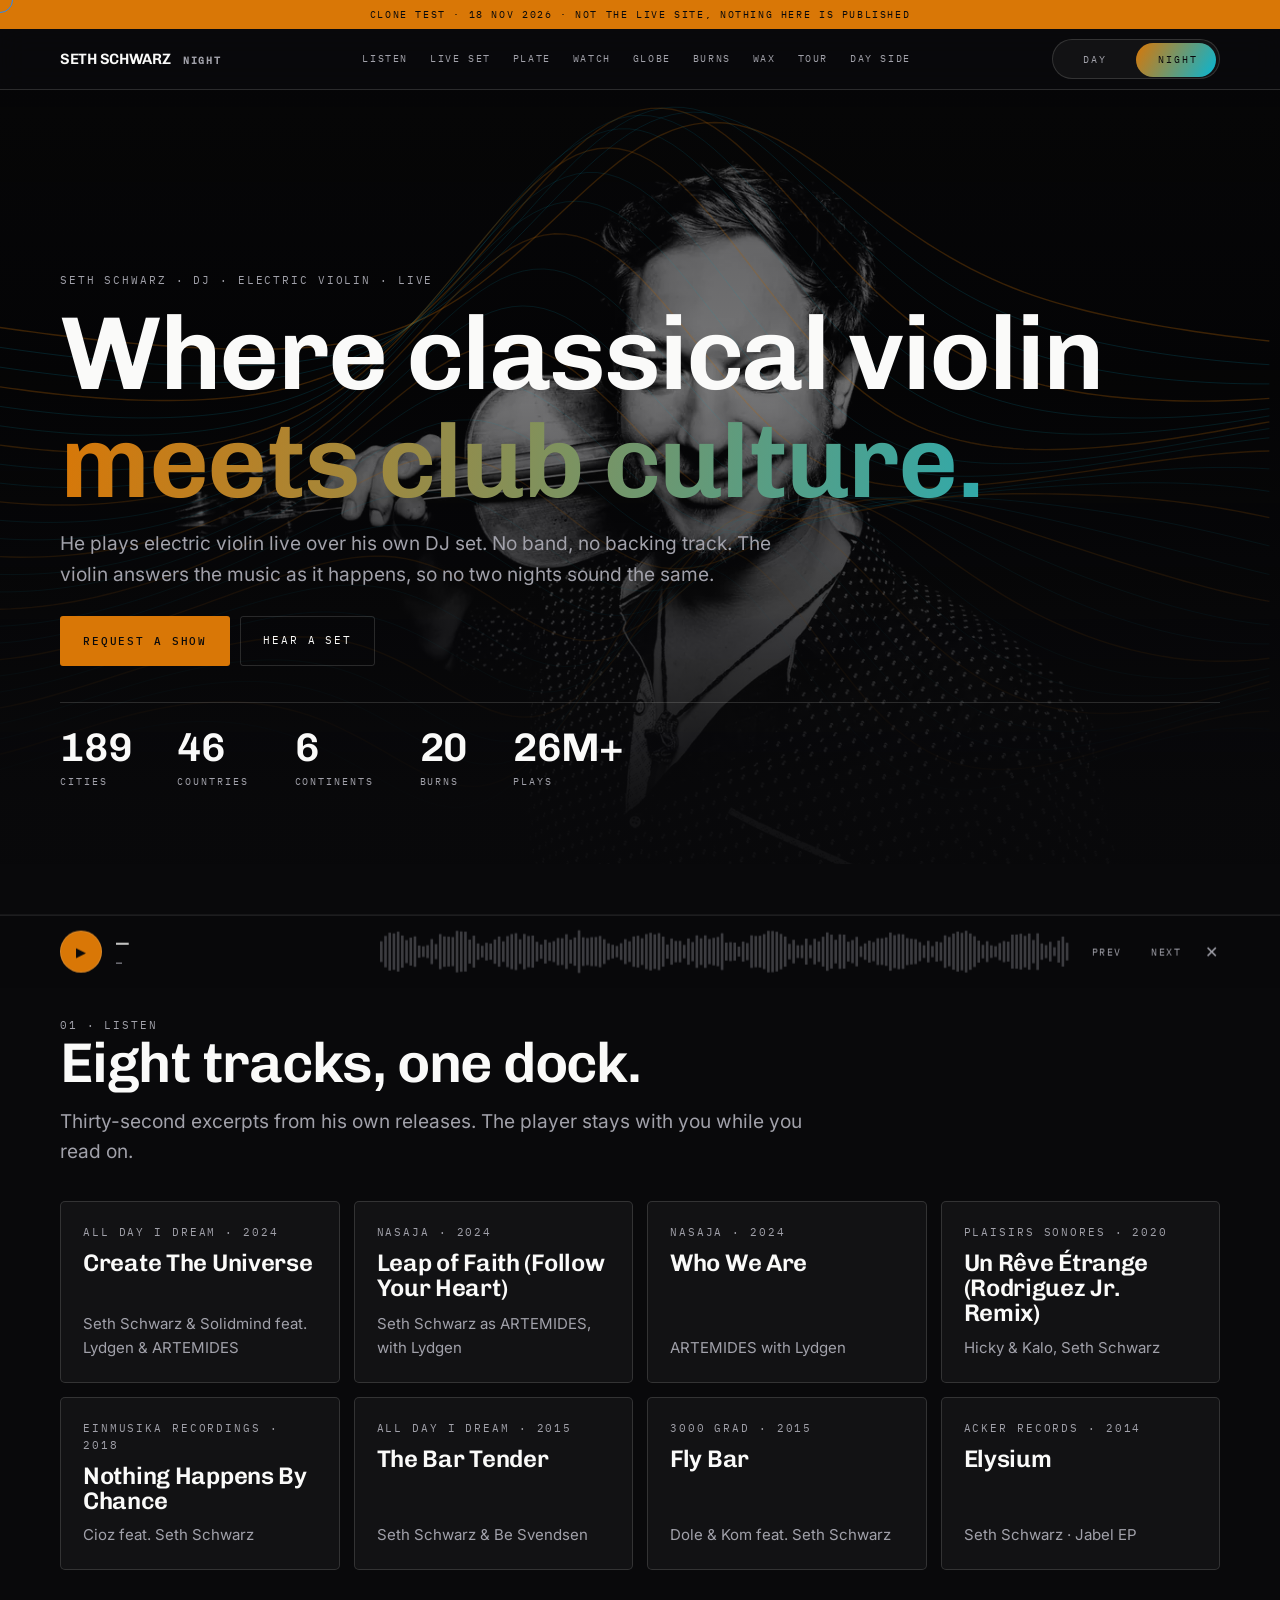
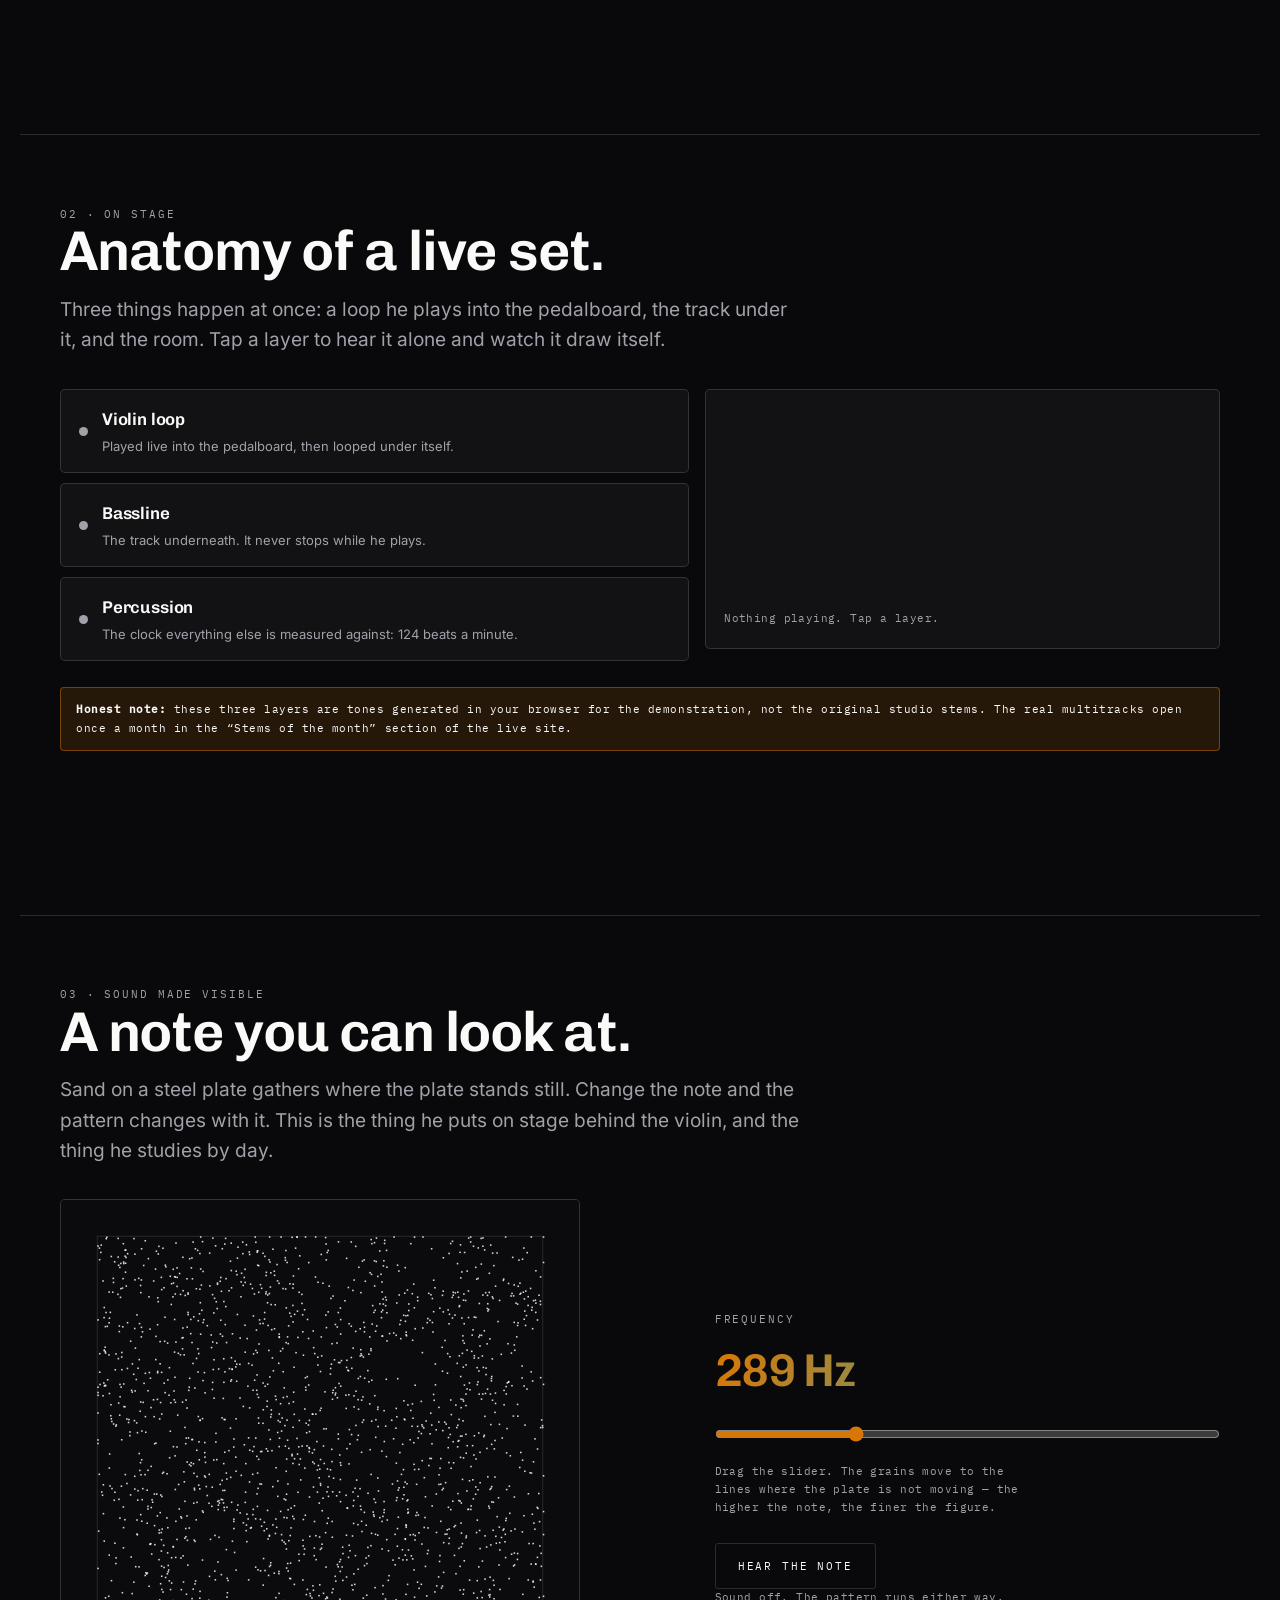
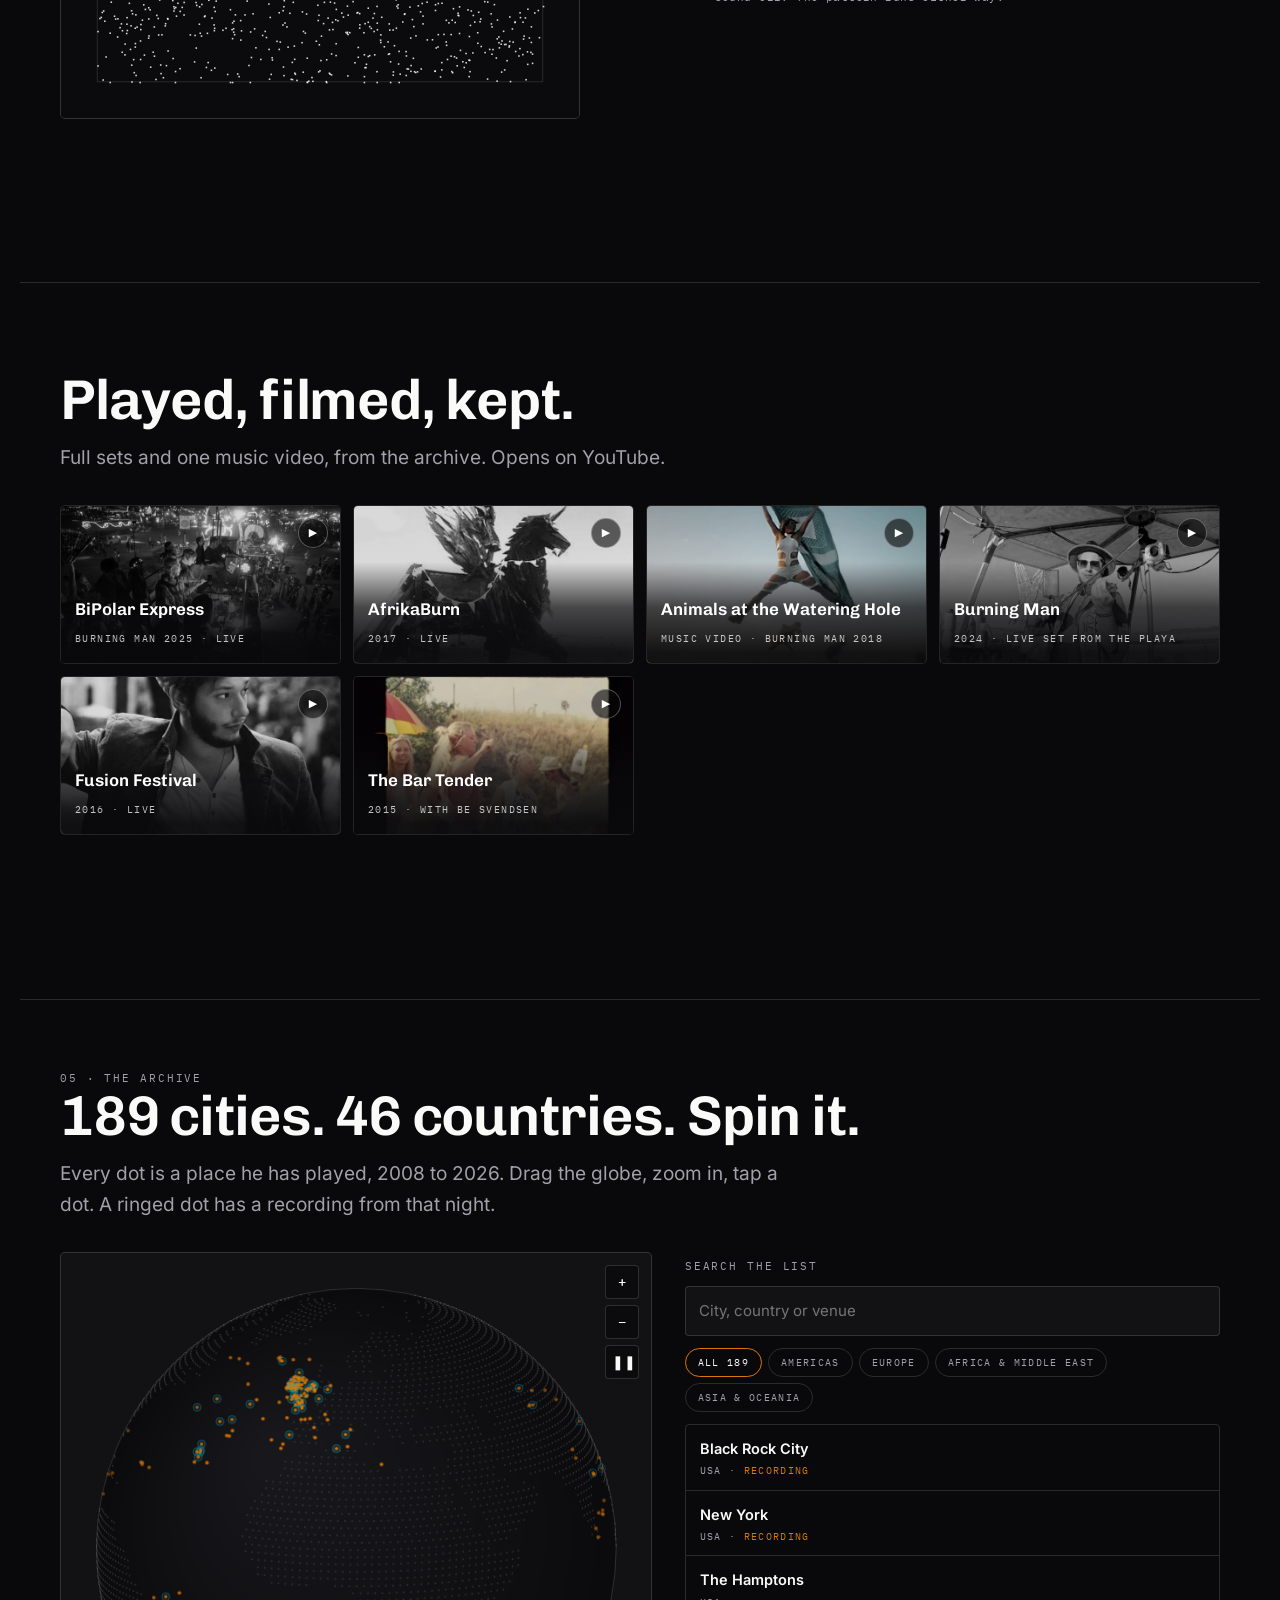
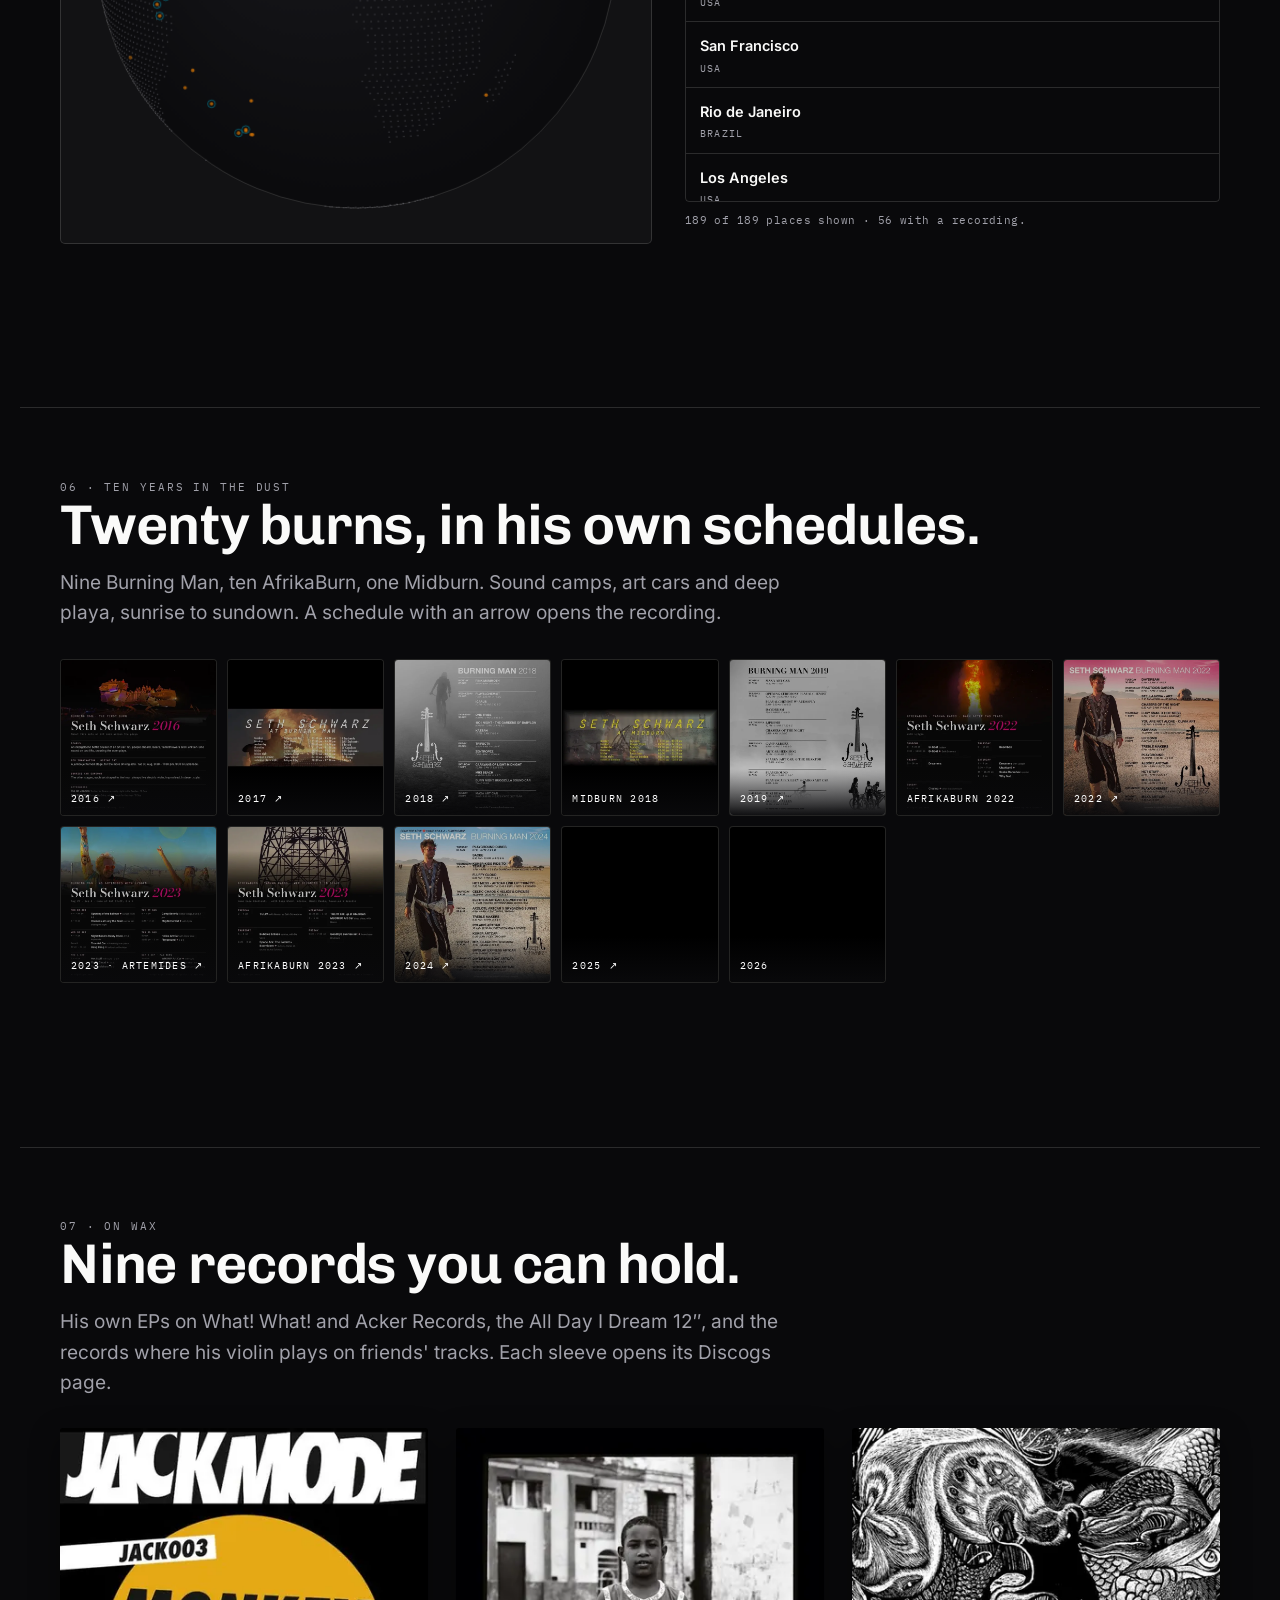
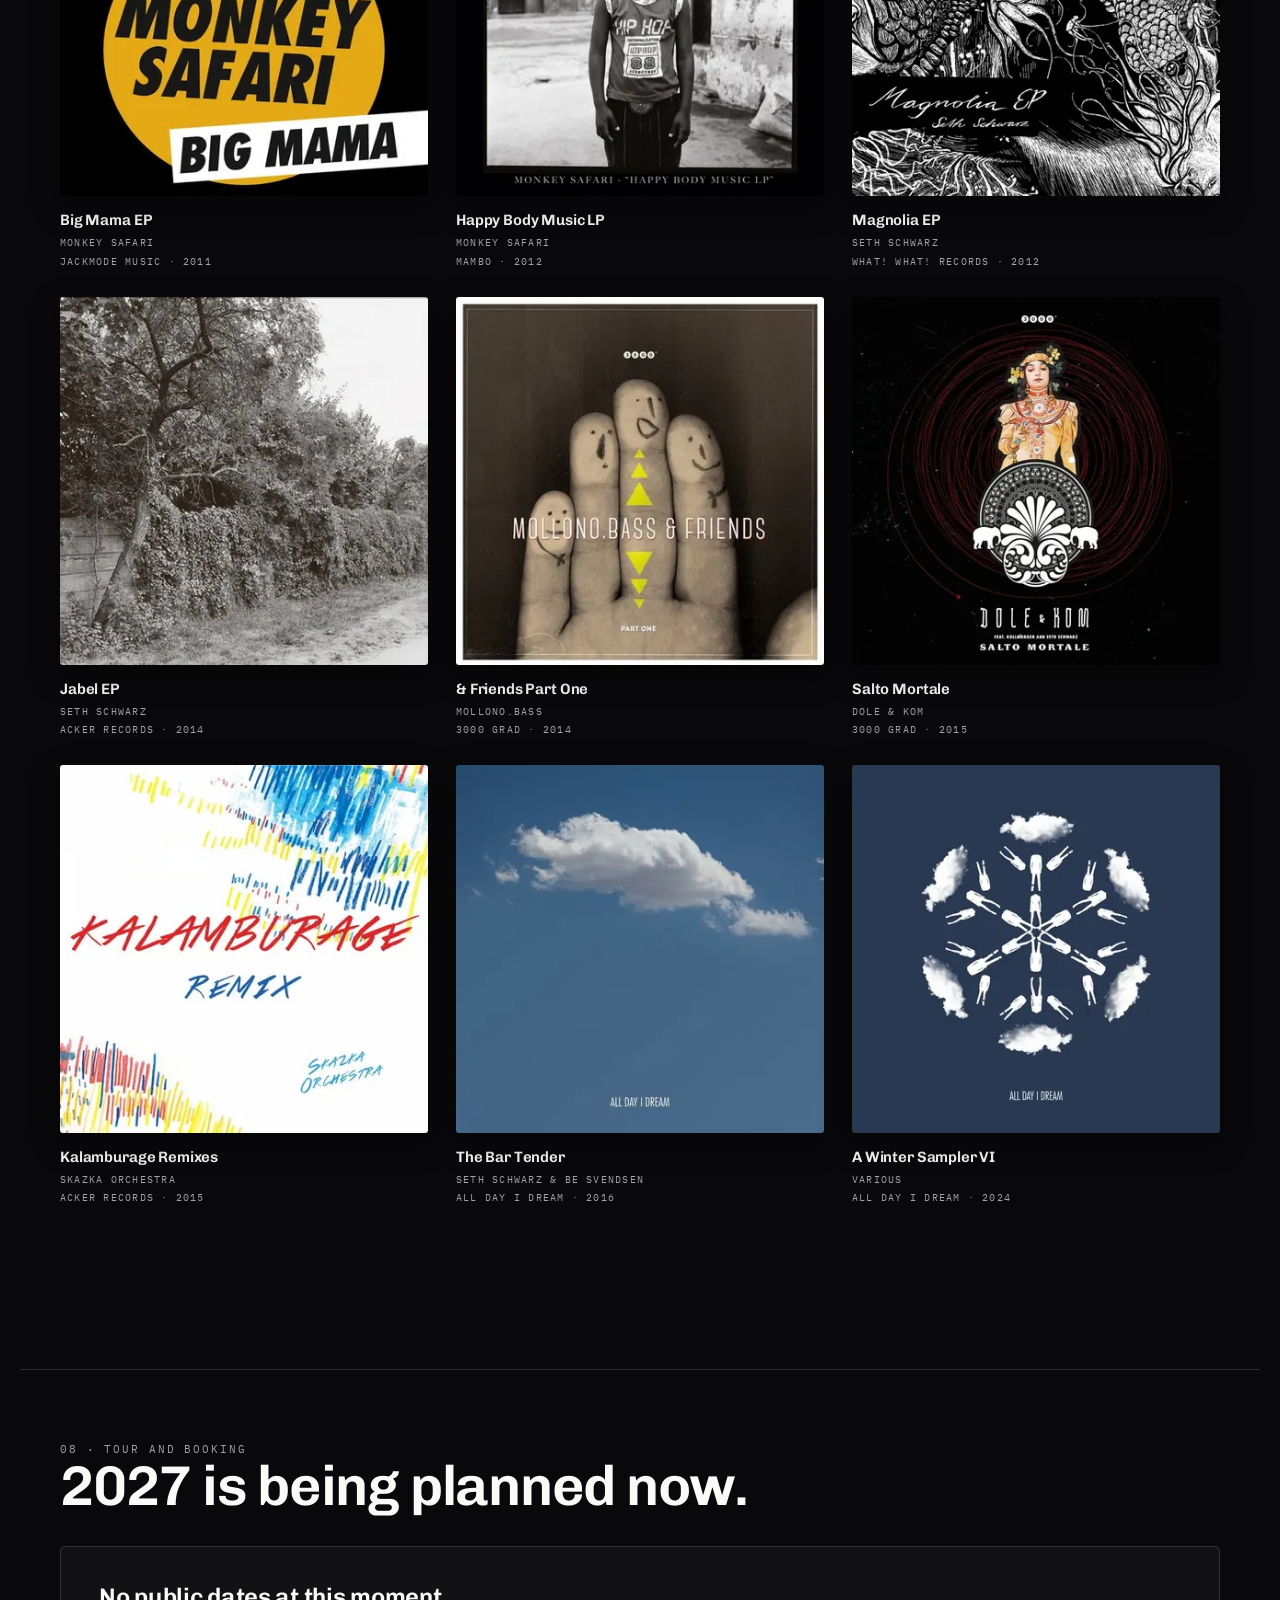
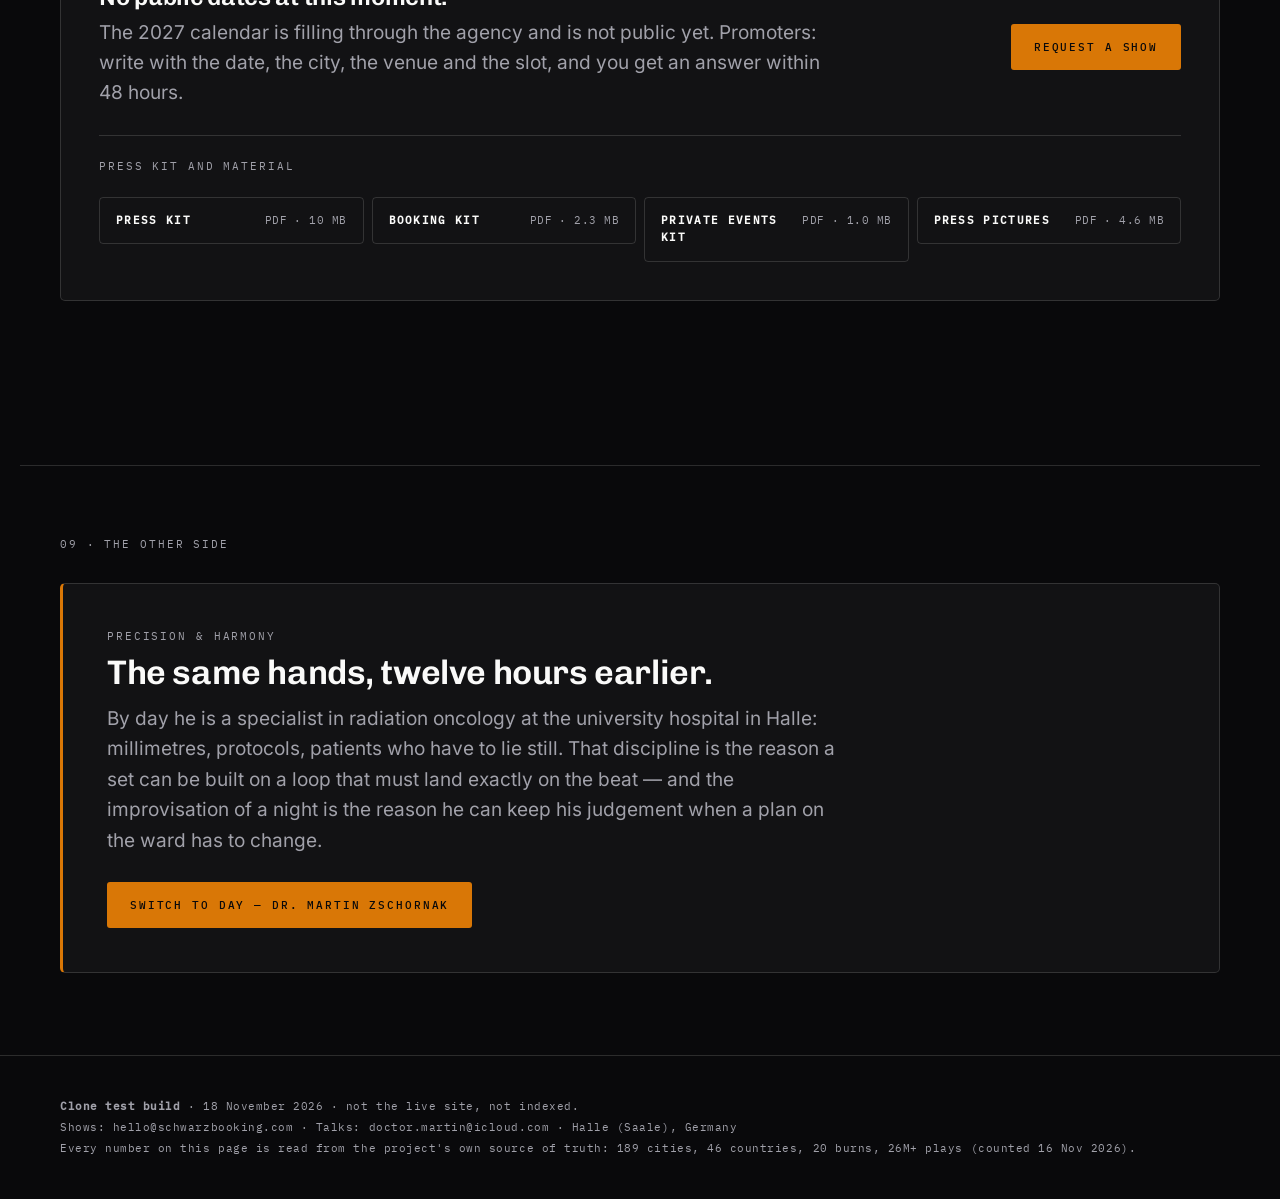
<file: klon-test/index.html>
<!DOCTYPE html>
<html lang="en" data-mode="night">
<head>
<meta charset="utf-8">
<meta name="viewport" content="width=device-width,initial-scale=1,viewport-fit=cover">
<title>Seth Schwarz · Dr. Martin Zschornak — clone test</title>
<meta name="robots" content="noindex,nofollow">
<meta name="description" content="Design clone, not the live site. Day / Night portfolio test build.">
<link rel="icon" href="favicon.png">
<style>
@font-face{font-family:Chivo;src:url(fonts/chivo-latin-wght-normal.woff2)format("woff2");font-weight:100 900;font-display:swap}
@font-face{font-family:Chivo;src:url(fonts/chivo-latin-wght-italic.woff2)format("woff2");font-weight:100 900;font-style:italic;font-display:swap}
@font-face{font-family:Plex;src:url(fonts/ibm-plex-mono-latin-400-normal.woff2)format("woff2");font-weight:400;font-display:swap}
@font-face{font-family:Plex;src:url(fonts/ibm-plex-mono-latin-500-normal.woff2)format("woff2");font-weight:500;font-display:swap}
@font-face{font-family:Inter;src:url(fonts/inter-latin-wght-normal.woff2)format("woff2");font-weight:100 900;font-display:swap}

:root{
  --n-bg:#09090B; --n-ink:#FAFAF9; --n-mute:#A1A1AA; --n-line:rgba(250,250,249,.14); --n-well:#121214;
  --n-amber:#D97706; --n-cyan:#06B6D4;
  --d-bg:#F8FAFC; --d-ink:#0F172A; --d-mute:#64748B; --d-line:rgba(15,23,42,.14); --d-well:#EEF2F6;
  --d-teal:#0D9488;
  --display:Chivo,"Helvetica Neue",Helvetica,Arial,sans-serif;
  --mono:Plex,ui-monospace,SFMono-Regular,Menlo,monospace;
  --body:Inter,system-ui,-apple-system,"Segoe UI",Helvetica,Arial,sans-serif;
  --pad:clamp(18px,4vw,40px); --maxw:1240px; --dock:0px;
  --bg:var(--n-bg); --ink:var(--n-ink); --mute:var(--n-mute); --line:var(--n-line); --well:var(--n-well);
  --a1:var(--n-amber); --a2:var(--n-cyan);
}
:root[data-mode="day"]{--bg:var(--d-bg);--ink:var(--d-ink);--mute:var(--d-mute);--line:var(--d-line);--well:var(--d-well);--a1:var(--d-teal);--a2:#0EA5E9}
*{box-sizing:border-box}
html{scroll-behavior:smooth}
@media (prefers-reduced-motion:reduce){html{scroll-behavior:auto}}
body{margin:0;background:var(--bg);color:var(--ink);font-family:var(--body);font-size:16px;line-height:1.6;
  -webkit-font-smoothing:antialiased;overflow-x:hidden;
  transition:background-color .9s cubic-bezier(.4,0,.2,1),color .9s cubic-bezier(.4,0,.2,1);padding-bottom:var(--dock)}
img{max-width:100%;display:block}
a{color:inherit}
.wrap{max-width:var(--maxw);margin:0 auto;padding-inline:var(--pad)}
.k{font-family:var(--mono);font-size:10.5px;letter-spacing:.18em;text-transform:uppercase;color:var(--mute)}
h1,h2,h3{font-family:var(--display);font-weight:600;letter-spacing:-.022em;margin:0;line-height:1.04}
h1{font-size:clamp(40px,8.4vw,104px)}
h2{font-size:clamp(28px,4.6vw,56px)}
h3{font-size:clamp(18px,2.1vw,24px);letter-spacing:-.012em}
p{margin:0}
.sub{color:var(--mute);font-size:clamp(16px,1.5vw,19px);max-width:62ch;margin-top:14px}
section{padding-block:clamp(46px,6.4vw,86px);position:relative}
.panel section + section > .wrap{border-top:1px solid var(--line);padding-top:clamp(40px,5.5vw,74px)}
.hero + section > .wrap{border-top:0;padding-top:0}
.rule{height:1px;background:var(--line)}

/* ---------- header + toggle */
.testbar{background:var(--a1);color:#09090B;font-family:var(--mono);font-size:9.5px;letter-spacing:.17em;
  text-transform:uppercase;text-align:center;padding:7px 12px}
:root[data-mode="day"] .testbar{color:#fff}
header{position:sticky;top:0;z-index:60;backdrop-filter:blur(14px);-webkit-backdrop-filter:blur(14px);
  background:color-mix(in srgb,var(--bg) 82%,transparent);border-bottom:1px solid var(--line)}
.bar{display:flex;align-items:center;gap:14px;justify-content:space-between;height:60px}
.mark{font-family:var(--display);font-weight:600;letter-spacing:-.02em;font-size:15px;white-space:nowrap}
.mark em{font-style:normal;color:var(--mute);font-family:var(--mono);font-size:10px;letter-spacing:.16em;text-transform:uppercase;margin-left:10px}
@media(max-width:620px){.mark em{display:none}}
nav.jump{display:flex;gap:2px;overflow:auto;scrollbar-width:none}
nav.jump::-webkit-scrollbar{display:none}
nav.jump a{font-family:var(--mono);font-size:10px;letter-spacing:.16em;text-transform:uppercase;color:var(--mute);
  text-decoration:none;padding:10px 10px;white-space:nowrap;border-radius:3px}
nav.jump a:hover,nav.jump a:focus-visible{color:var(--ink);background:var(--well)}
@media(max-width:900px){nav.jump{display:none}}

/* the magnetic toggle */
.tgl{position:relative;display:inline-flex;align-items:center;flex:none;width:168px;height:40px;border-radius:999px;
  border:1px solid var(--line);background:var(--well);cursor:pointer;padding:0;overflow:hidden;
  -webkit-tap-highlight-color:transparent}
.tgl .pill{position:absolute;top:3px;left:3px;width:calc(50% - 3px);height:34px;border-radius:999px;
  background:linear-gradient(120deg,var(--a1),var(--a2));
  transition:transform .62s cubic-bezier(.22,1.3,.36,1),background .6s;will-change:transform}
:root[data-mode="night"] .tgl .pill{transform:translateX(calc(100% + 0px))}
.tgl span{position:relative;z-index:1;flex:1 1 50%;text-align:center;font-family:var(--mono);font-size:10px;
  letter-spacing:.2em;text-transform:uppercase;color:var(--mute);transition:color .45s}
:root[data-mode="day"] .tgl span.d,:root[data-mode="night"] .tgl span.n{color:#09090B}
:root[data-mode="night"] .tgl span.n{color:#09090B}
.tgl:focus-visible{outline:2px solid var(--a2);outline-offset:3px}

/* ---------- panels */
.panel{display:none}
.panel.on{display:block;animation:fade .7s cubic-bezier(.2,.7,.2,1) both}
@keyframes fade{from{opacity:0;transform:translateY(14px)}to{opacity:1;transform:none}}

/* ---------- hero */
.hero{position:relative;min-height:clamp(560px,86svh,860px);display:flex;align-items:flex-end;overflow:hidden;padding-bottom:clamp(36px,6vw,72px)}
.hero canvas.viz{position:absolute;inset:0;width:100%;height:100%;display:block;z-index:0}
.hero .shot{position:absolute;inset:0;object-fit:cover;width:100%;height:100%;z-index:-1;opacity:.5}
:root[data-mode="day"] .hero .shot{opacity:.9}
.hero .veil{position:absolute;inset:0;z-index:0;pointer-events:none}
:root[data-mode="night"] .hero .veil{background:linear-gradient(180deg,rgba(9,9,11,.35) 0%,rgba(9,9,11,.1) 38%,rgba(9,9,11,.92) 92%)}
:root[data-mode="day"] .hero .veil{background:linear-gradient(180deg,rgba(248,250,252,.5) 0%,rgba(248,250,252,.25) 40%,rgba(248,250,252,.96) 92%)}
.hero .wrap{position:relative;z-index:1;width:100%}
.hero h1{margin-top:10px;text-wrap:balance}
.hero h1 .line2{display:block;color:transparent;background:linear-gradient(100deg,var(--a1),var(--a2));-webkit-background-clip:text;background-clip:text}
.ctas{display:flex;flex-wrap:wrap;gap:10px;margin-top:26px}
.btn{font-family:var(--mono);font-size:11px;letter-spacing:.17em;text-transform:uppercase;padding:15px 22px;border-radius:3px;
  border:1px solid transparent;cursor:pointer;text-decoration:none;display:inline-block;transition:transform .16s,box-shadow .2s,background .2s,color .2s}
.btn.pri{background:var(--a1);color:#09090B;font-weight:500}
:root[data-mode="day"] .btn.pri{color:#fff}
.btn.sec{border-color:var(--line);color:var(--ink);background:transparent}
.btn:hover{transform:translateY(-2px)}
.btn.pri:hover{box-shadow:0 10px 30px color-mix(in srgb,var(--a1) 35%,transparent)}
.btn:focus-visible{outline:2px solid var(--a2);outline-offset:3px}
.figs{display:flex;flex-wrap:wrap;gap:clamp(18px,4vw,46px);margin-top:36px;padding-top:24px;border-top:1px solid var(--line)}
.figs div b{display:block;font-family:var(--display);font-size:clamp(26px,3.6vw,40px);font-weight:600;letter-spacing:-.03em;line-height:1}
.figs div span{font-family:var(--mono);font-size:9.5px;letter-spacing:.2em;text-transform:uppercase;color:var(--mute)}
/* day hero: a Swiss grid, no full-bleed photo, so every word stays legible */
.hero.dhero{align-items:center;min-height:clamp(520px,82svh,820px);padding-top:clamp(28px,6vw,60px)}
.dgrid{display:grid;grid-template-columns:1.18fr .82fr;gap:clamp(22px,4vw,56px);align-items:center}
@media(max-width:900px){.dgrid{grid-template-columns:1fr;gap:26px}}
.dhero h1{font-size:clamp(38px,6.6vw,80px)}
.dfig{margin:0;position:relative;border:1px solid var(--line);border-radius:5px;overflow:hidden;background:var(--well)}
.dfig img{aspect-ratio:4/5;object-fit:cover;width:100%;position:relative;z-index:1;mix-blend-mode:multiply}
.dfig .viz{position:absolute;inset:0;z-index:2;opacity:.55;pointer-events:none}
.dfig figcaption{position:absolute;left:0;right:0;bottom:0;z-index:3;padding:12px 14px;color:#fff;
  background:linear-gradient(0deg,rgba(15,23,42,.85),rgba(15,23,42,0))}
@media(max-width:900px){.dfig img{aspect-ratio:16/10}}

/* ---------- generic grid cards */
.grid{display:grid;gap:14px;margin-top:34px}
.g3{grid-template-columns:repeat(auto-fit,minmax(248px,1fr))}
.g2{grid-template-columns:repeat(auto-fit,minmax(300px,1fr))}
.card{border:1px solid var(--line);border-radius:5px;padding:22px;background:var(--well);transition:border-color .25s,transform .25s}
.card:hover{border-color:color-mix(in srgb,var(--a2) 55%,var(--line))}
.card p{color:var(--mute);margin-top:8px;font-size:15px}
#tracks .card{display:flex;flex-direction:column;align-items:flex-start;text-align:left;font:inherit;color:inherit;cursor:pointer}
#tracks .card p{margin-top:auto;padding-top:10px}
#tracks .card h3{margin-top:10px}

/* ---------- anatomy */
.anat{display:grid;gap:16px;grid-template-columns:1.1fr .9fr;align-items:start;margin-top:34px}
@media(max-width:860px){.anat{grid-template-columns:1fr}}
.layers{display:flex;flex-direction:column;gap:10px}
.layer{display:flex;align-items:center;gap:14px;border:1px solid var(--line);background:var(--well);border-radius:5px;
  padding:16px 18px;cursor:pointer;text-align:left;color:inherit;font:inherit;transition:border-color .2s,transform .2s,background .2s}
.layer:hover{transform:translateX(3px)}
.layer[aria-pressed="true"]{border-color:var(--a2);background:color-mix(in srgb,var(--a2) 10%,var(--well))}
.layer .dot{width:9px;height:9px;border-radius:50%;background:var(--mute);flex:none;transition:background .2s,box-shadow .2s}
.layer[aria-pressed="true"] .dot{background:var(--a2);box-shadow:0 0 0 5px color-mix(in srgb,var(--a2) 22%,transparent)}
.layer b{font-family:var(--display);font-weight:600;font-size:17px;letter-spacing:-.01em}
.layer small{display:block;color:var(--mute);font-size:13px;margin-top:2px}
.stage{border:1px solid var(--line);border-radius:5px;background:var(--well);padding:18px;min-height:260px;display:flex;flex-direction:column;gap:12px}
.stage canvas{width:100%;height:190px;display:block;border-radius:3px}
.note{font-family:var(--mono);font-size:10.5px;letter-spacing:.04em;color:var(--mute);line-height:1.7}

/* ---------- videos */
.vids{display:grid;gap:12px;grid-template-columns:repeat(auto-fit,minmax(240px,1fr));margin-top:32px}
.vid{position:relative;display:block;border-radius:5px;overflow:hidden;border:1px solid var(--line);text-decoration:none;background:#000}
.vid img{aspect-ratio:16/9;object-fit:cover;transition:transform .6s cubic-bezier(.2,.7,.2,1),opacity .4s;opacity:.85}
.vid:hover img{transform:scale(1.045);opacity:1}
.vid .meta{position:absolute;left:0;right:0;bottom:0;padding:34px 14px 14px;color:#fff;
  background:linear-gradient(0deg,rgba(9,9,11,.95) 10%,rgba(9,9,11,.7) 55%,rgba(9,9,11,0))}
.vid .meta b{display:block;font-family:var(--display);font-weight:600;font-size:17px}
.vid .meta span{font-family:var(--mono);font-size:10px;letter-spacing:.14em;text-transform:uppercase;opacity:.75}
.vid .play{position:absolute;top:12px;right:12px;width:30px;height:30px;border-radius:50%;background:rgba(9,9,11,.6);
  display:grid;place-items:center;color:#fff;font-size:11px;border:1px solid rgba(255,255,255,.3)}

/* ---------- plate */
.plate{display:grid;grid-template-columns:minmax(0,1fr) minmax(250px,.82fr);gap:clamp(16px,3vw,44px);margin-top:32px;align-items:center}
@media(max-width:860px){.plate{grid-template-columns:1fr}}
.pbox{border:1px solid var(--line);border-radius:5px;background:var(--well);overflow:hidden;max-width:520px;width:100%}
#plate{display:block;width:100%;aspect-ratio:1/1}
.pfreq{font-family:var(--display);font-weight:600;font-size:clamp(30px,4vw,46px);letter-spacing:-.03em;margin-top:6px;
  color:transparent;background:linear-gradient(100deg,var(--a1),var(--a2));-webkit-background-clip:text;background-clip:text}
#pSlide{width:100%;margin:14px 0 16px;accent-color:var(--a1);height:26px}
.pside .note{max-width:44ch}

/* ---------- globe */
.gwrap{display:grid;grid-template-columns:1.05fr .95fr;gap:clamp(16px,2.6vw,34px);margin-top:32px;align-items:start}
@media(max-width:900px){.gwrap{grid-template-columns:1fr}}
.gbox{position:relative;border:1px solid var(--line);border-radius:5px;background:var(--well);overflow:hidden}
#globe{display:block;width:100%;aspect-ratio:1/1;touch-action:none;cursor:grab}
#globe:active{cursor:grabbing}
.gctl{position:absolute;top:12px;right:12px;display:flex;flex-direction:column;gap:6px}
.gctl button{width:34px;height:34px;border-radius:4px;border:1px solid var(--line);background:color-mix(in srgb,var(--bg) 70%,transparent);
  color:var(--ink);font:500 14px/1 var(--mono);cursor:pointer;backdrop-filter:blur(8px)}
.gctl button:hover{border-color:var(--a1)}
.gcard{position:absolute;left:12px;right:12px;bottom:12px;border:1px solid var(--line);border-radius:4px;
  background:color-mix(in srgb,var(--bg) 92%,transparent);backdrop-filter:blur(10px);padding:14px 16px;max-height:44%;overflow:auto}
.gcard b{font-family:var(--display);font-weight:600;font-size:17px;display:block}
.gcard .cty{font-family:var(--mono);font-size:9.5px;letter-spacing:.18em;text-transform:uppercase;color:var(--mute)}
.gcard p{font-size:13.5px;color:var(--mute);margin-top:8px;line-height:1.55}
.gcard button.x{position:absolute;top:8px;right:10px;background:none;border:0;color:var(--mute);cursor:pointer;font-size:15px}
.gside input{width:100%;background:var(--well);border:1px solid var(--line);color:var(--ink);border-radius:4px;
  padding:12px 13px;font:inherit;font-size:15px;margin-top:8px}
.gside input:focus-visible{outline:2px solid var(--a2);outline-offset:1px}
.gfilt{display:flex;flex-wrap:wrap;gap:6px;margin-top:12px}
.gfilt button{font-family:var(--mono);font-size:9.5px;letter-spacing:.14em;text-transform:uppercase;background:transparent;
  border:1px solid var(--line);color:var(--mute);border-radius:999px;padding:7px 12px;cursor:pointer}
.gfilt button[aria-pressed="true"]{border-color:var(--a1);color:var(--ink)}
.glist{margin-top:12px;border:1px solid var(--line);border-radius:4px;max-height:clamp(240px,42vh,400px);overflow:auto}
.glist button{display:block;width:100%;text-align:left;background:none;border:0;border-bottom:1px solid var(--line);
  color:inherit;font:inherit;padding:11px 14px;cursor:pointer}
.glist button:last-child{border-bottom:0}
.glist button:hover,.glist button[aria-selected="true"]{background:color-mix(in srgb,var(--a2) 12%,transparent)}
.glist b{font-weight:600;font-size:14.5px}
.glist span{display:block;font-family:var(--mono);font-size:9.5px;letter-spacing:.14em;text-transform:uppercase;color:var(--mute);margin-top:2px}
.glist span span{display:inline;margin:0}
.glist .rec{color:var(--a1)}
#gCount{margin-top:10px}

/* ---------- playa flyers */
.playa{display:grid;gap:10px;grid-template-columns:repeat(auto-fill,minmax(145px,1fr));margin-top:30px}
.fly{position:relative;display:block;border:1px solid var(--line);border-radius:4px;overflow:hidden;text-decoration:none;background:#000}
.fly img{aspect-ratio:1/1;object-fit:cover;opacity:.78;transition:opacity .35s,transform .6s cubic-bezier(.2,.7,.2,1)}
.fly:hover img{opacity:1;transform:scale(1.05)}
.fly .fc{position:absolute;left:0;right:0;bottom:0;padding:22px 10px 9px;color:#fff;font-family:var(--mono);
  font-size:9.5px;letter-spacing:.13em;text-transform:uppercase;
  background:linear-gradient(0deg,rgba(9,9,11,.95),rgba(9,9,11,0))}

/* ---------- vinyl */
.vinyl{display:grid;gap:clamp(14px,2.4vw,28px);grid-template-columns:repeat(3,1fr);margin-top:30px}
@media(max-width:700px){.vinyl{grid-template-columns:repeat(2,1fr)}}
.vy{display:block;text-decoration:none;position:relative}
.sl{display:block;position:relative;border-radius:3px;overflow:visible}
.sl img.cvr{width:100%;height:auto;aspect-ratio:1/1;object-fit:cover;border-radius:3px;position:relative;z-index:2;
  box-shadow:0 10px 30px rgba(0,0,0,.45);transition:transform .5s cubic-bezier(.2,.8,.2,1)}
.sl .disc{position:absolute;top:0;left:0;width:100%;aspect-ratio:1/1;border-radius:50%;z-index:1;
  background:radial-gradient(circle at 50% 50%,#1b1b1e 0 18%,#0b0b0d 19% 100%);
  transition:transform .55s cubic-bezier(.2,.8,.2,1)}
.sl .disc::after{content:"";position:absolute;inset:40%;border-radius:50%;background:var(--a1)}
.vy:hover .disc{transform:translateX(34%)}
.vy:hover .sl img.cvr{transform:translateX(-3%)}
.vy .m{display:block;margin-top:12px}
.vy .m b{display:block;font-family:var(--display);font-weight:600;font-size:15px;letter-spacing:-.01em}
.vy .m span{display:block;font-family:var(--mono);font-size:9.5px;letter-spacing:.13em;text-transform:uppercase;color:var(--mute);margin-top:3px}

/* ---------- tour */
.tour{border:1px solid var(--line);border-radius:5px;background:var(--well);padding:clamp(22px,4vw,38px);margin-top:30px}
.empty{display:flex;flex-wrap:wrap;gap:18px;align-items:center;justify-content:space-between}
.dl{list-style:none;padding:0;margin:22px 0 0;display:grid;gap:8px;grid-template-columns:repeat(auto-fit,minmax(230px,1fr))}
.dl a{display:flex;justify-content:space-between;gap:12px;align-items:baseline;padding:14px 16px;border:1px solid var(--line);
  border-radius:4px;text-decoration:none;font-family:var(--mono);font-size:11px;letter-spacing:.12em;text-transform:uppercase}
.dl a:hover{border-color:var(--a1)}
.dl a span{color:var(--mute);letter-spacing:.04em;white-space:nowrap}

/* ---------- publications */
.rows{margin-top:28px;border-top:1px solid var(--line)}
.row{display:grid;grid-template-columns:92px 1fr auto;gap:16px;padding:20px 0;border-bottom:1px solid var(--line);align-items:start}
@media(max-width:700px){.row{grid-template-columns:1fr;gap:6px}}
.row .yr{font-family:var(--mono);font-size:11px;letter-spacing:.14em;color:var(--mute);padding-top:4px}
.row b{font-family:var(--display);font-weight:600;font-size:17px;display:block}
.row p{color:var(--mute);font-size:14.5px;margin-top:5px}
.tag{font-family:var(--mono);font-size:9.5px;letter-spacing:.16em;text-transform:uppercase;border:1px solid var(--line);
  border-radius:999px;padding:5px 11px;color:var(--mute);white-space:nowrap;align-self:center}
.filters{display:flex;gap:8px;flex-wrap:wrap;margin-top:24px}
.filters button{font-family:var(--mono);font-size:10px;letter-spacing:.16em;text-transform:uppercase;background:transparent;
  border:1px solid var(--line);color:var(--mute);border-radius:999px;padding:9px 15px;cursor:pointer}
.filters button[aria-pressed="true"]{border-color:var(--a1);color:var(--ink)}

/* ---------- bridge */
.bridge{border:1px solid var(--line);border-left:3px solid var(--a1);border-radius:5px;background:var(--well);
  padding:clamp(24px,4vw,44px);margin-top:30px}
.bridge h3{font-size:clamp(22px,3vw,34px)}

/* ---------- audio dock */
.dock{position:fixed;left:0;right:0;bottom:0;z-index:70;border-top:1px solid var(--line);
  background:color-mix(in srgb,var(--bg) 92%,transparent);backdrop-filter:blur(16px);-webkit-backdrop-filter:blur(16px);
  transform:translateY(120%);transition:transform .5s cubic-bezier(.2,.9,.2,1);padding-bottom:env(safe-area-inset-bottom,0)}
.dock.up{transform:none}
.dockin{display:flex;align-items:center;gap:14px;height:72px}
.pbtn{width:42px;height:42px;flex:none;border-radius:50%;border:1px solid var(--line);background:var(--a1);color:#09090B;
  cursor:pointer;display:grid;place-items:center;font-size:13px}
:root[data-mode="day"] .pbtn{color:#fff}
.now{min-width:0;flex:none;width:clamp(120px,26vw,250px)}
.now b{display:block;font-family:var(--display);font-weight:600;font-size:14px;white-space:nowrap;overflow:hidden;text-overflow:ellipsis}
.now span{display:block;font-family:var(--mono);font-size:9.5px;letter-spacing:.12em;text-transform:uppercase;color:var(--mute);white-space:nowrap;overflow:hidden;text-overflow:ellipsis}
.wave{flex:1;height:44px;min-width:60px;cursor:pointer;position:relative}
.wave canvas{width:100%;height:44px;display:block}
.skip{background:none;border:0;color:var(--mute);cursor:pointer;font-family:var(--mono);font-size:10px;letter-spacing:.14em;text-transform:uppercase;padding:8px}
.skip:hover{color:var(--ink)}
.dock .x{background:none;border:0;color:var(--mute);font-size:16px;cursor:pointer;padding:6px 2px}
@media(max-width:620px){.dockin{height:64px;gap:10px}.now{width:clamp(96px,38vw,180px)}.skip{display:none}}

/* ---------- cursor */
.cur{position:fixed;top:0;left:0;z-index:90;pointer-events:none;mix-blend-mode:difference;will-change:transform;opacity:0;transition:opacity .3s}
@media(hover:hover) and (pointer:fine){.cur{opacity:1}}
.cur i{display:block;border-radius:50%;border:1px solid #fff}
:root[data-mode="night"] .cur i{width:26px;height:26px;margin:-13px 0 0 -13px;box-shadow:0 0 0 0 rgba(255,255,255,.4)}
:root[data-mode="day"] .cur i{width:9px;height:9px;margin:-4.5px 0 0 -4.5px;background:#fff}

/* ---------- modal */
.modal{position:fixed;inset:0;z-index:95;display:none;place-items:center;padding:20px;background:rgba(9,9,11,.72);backdrop-filter:blur(6px)}
.modal.on{display:grid}
.sheet{width:min(560px,100%);background:var(--bg);border:1px solid var(--line);border-radius:6px;padding:clamp(22px,4vw,34px);max-height:88svh;overflow:auto}
.sheet label{display:block;font-family:var(--mono);font-size:10px;letter-spacing:.16em;text-transform:uppercase;color:var(--mute);margin:16px 0 6px}
.sheet input,.sheet textarea,.sheet select{width:100%;background:var(--well);border:1px solid var(--line);color:var(--ink);
  border-radius:4px;padding:12px 13px;font:inherit;font-size:15px}
.sheet textarea{min-height:92px;resize:vertical}
.mailout{margin-top:18px;border:1px dashed var(--line);border-radius:4px;padding:14px;font-family:var(--mono);font-size:12px;
  color:var(--mute);white-space:pre-wrap;word-break:break-word;max-height:170px;overflow:auto}

/* ---------- reveal */
.rv{opacity:0;transform:translateY(22px);transition:opacity .8s cubic-bezier(.2,.7,.2,1),transform .8s cubic-bezier(.2,.7,.2,1)}
.rv.in{opacity:1;transform:none}
@media (prefers-reduced-motion:reduce){.rv{opacity:1;transform:none;transition:none}.panel.on{animation:none}.tgl .pill{transition:none}}

footer{border-top:1px solid var(--line);padding-block:40px;color:var(--mute);font-family:var(--mono);font-size:10.5px;letter-spacing:.05em;line-height:2}
.flag{background:color-mix(in srgb,var(--a1) 14%,transparent);border:1px solid color-mix(in srgb,var(--a1) 45%,transparent);
  border-radius:4px;padding:12px 15px;font-family:var(--mono);font-size:10.5px;letter-spacing:.05em;color:var(--ink);line-height:1.8;margin-top:26px}
</style>
</head>
<body>

<script type="application/json" id="globeData">{"dots":[-150,-84,-135,-84,-120,-84,-105,-84,-90,-84,-75,-84,-60,-84,-45,-84,-30,-84,-15,-84,0,-84,15,-84,30,-84,45,-84,60,-84,75,-84,90,-84,105,-84,120,-84,135,-84,150,-84,165,-84,-150,-82.4,-138,-82.4,-126,-82.4,-114,-82.4,-102,-82.4,-90,-82.4,-78,-82.4,-66,-82.4,-54,-82.4,-42,-82.4,-30,-82.4,-18,-82.4,-6,-82.4,6,-82.4,18,-82.4,30,-82.4,42,-82.4,54,-82.4,66,-82.4,78,-82.4,90,-82.4,102,-82.4,114,-82.4,126,-82.4,138,-82.4,150,-82.4,162,-82.4,-145,-80.8,-135,-80.8,-125,-80.8,-115,-80.8,-105,-80.8,-95,-80.8,-85,-80.8,-75,-80.8,-25,-80.8,-15,-80.8,-5,-80.8,5,-80.8,15,-80.8,25,-80.8,35,-80.8,45,-80.8,55,-80.8,65,-80.8,75,-80.8,85,-80.8,95,-80.8,105,-80.8,115,-80.8,125,-80.8,135,-80.8,145,-80.8,155,-80.8,-145.7,-79.2,-137.1,-79.2,-128.6,-79.2,-120,-79.2,-111.4,-79.2,-102.9,-79.2,-94.3,-79.2,-85.7,-79.2,-34.3,-79.2,-25.7,-79.2,-17.1,-79.2,-8.6,-79.2,0,-79.2,8.6,-79.2,17.1,-79.2,25.7,-79.2,34.3,-79.2,42.9,-79.2,51.4,-79.2,60,-79.2,68.6,-79.2,77.1,-79.2,85.7,-79.2,94.3,-79.2,102.9,-79.2,111.4,-79.2,120,-79.2,128.6,-79.2,137.1,-79.2,145.7,-79.2,154.3,-79.2,-153.7,-77.6,-146.2,-77.6,-138.7,-77.6,-131.2,-77.6,-123.7,-77.6,-116.2,-77.6,-108.7,-77.6,-101.2,-77.6,-93.7,-77.6,-86.2,-77.6,-78.7,-77.6,-26.2,-77.6,-18.7,-77.6,-11.2,-77.6,-3.7,-77.6,3.8,-77.6,11.3,-77.6,18.8,-77.6,26.3,-77.6,33.8,-77.6,41.3,-77.6,48.8,-77.6,56.3,-77.6,63.8,-77.6,71.3,-77.6,78.8,-77.6,86.3,-77.6,93.8,-77.6,101.3,-77.6,108.8,-77.6,116.3,-77.6,123.8,-77.6,131.3,-77.6,138.8,-77.6,146.3,-77.6,153.8,-77.6,161.3,-77.6,-140,-76,-133.3,-76,-126.7,-76,-120,-76,-113.3,-76,-106.7,-76,-100,-76,-93.3,-76,-86.7,-76,-80,-76,-73.3,-76,-20,-76,-13.3,-76,-6.7,-76,0,-76,6.7,-76,13.3,-76,20,-76,26.7,-76,33.3,-76,40,-76,46.7,-76,53.3,-76,60,-76,66.7,-76,73.3,-76,80,-76,86.7,-76,93.3,-76,100,-76,106.7,-76,113.3,-76,120,-76,126.7,-76,133.3,-76,140,-76,146.7,-76,153.3,-76,160,-76,-135.7,-74.4,-118,-74.4,-100.3,-74.4,-94.4,-74.4,-88.5,-74.4,-82.6,-74.4,-76.7,-74.4,-70.8,-74.4,-64.9,-74.4,-11.8,-74.4,-5.9,-74.4,0,-74.4,5.9,-74.4,11.8,-74.4,17.7,-74.4,23.6,-74.4,29.5,-74.4,35.4,-74.4,41.3,-74.4,47.2,-74.4,53.1,-74.4,59,-74.4,64.9,-74.4,70.8,-74.4,76.7,-74.4,82.6,-74.4,88.5,-74.4,94.4,-74.4,100.3,-74.4,106.2,-74.4,112.1,-74.4,118,-74.4,123.9,-74.4,129.8,-74.4,135.7,-74.4,141.6,-74.4,147.5,-74.4,153.4,-74.4,159.3,-74.4,165.2,-74.4,-67.2,-72.8,-61.8,-72.8,-13.4,-72.8,-8.1,-72.8,-2.7,-72.8,2.7,-72.8,8.1,-72.8,13.4,-72.8,18.8,-72.8,24.2,-72.8,29.6,-72.8,34.9,-72.8,40.3,-72.8,45.7,-72.8,51,-72.8,56.4,-72.8,61.8,-72.8,67.2,-72.8,72.5,-72.8,77.9,-72.8,83.3,-72.8,88.7,-72.8,94,-72.8,99.4,-72.8,104.8,-72.8,110.1,-72.8,115.5,-72.8,120.9,-72.8,126.3,-72.8,131.6,-72.8,137,-72.8,142.4,-72.8,147.8,-72.8,153.1,-72.8,158.5,-72.8,163.9,-72.8,169.3,-72.8,-69,-71.2,-64.1,-71.2,4.9,-71.2,9.9,-71.2,14.8,-71.2,19.7,-71.2,24.7,-71.2,29.6,-71.2,34.5,-71.2,39.5,-71.2,44.4,-71.2,49.3,-71.2,54.2,-71.2,59.2,-71.2,64.1,-71.2,74,-71.2,78.9,-71.2,83.8,-71.2,88.8,-71.2,93.7,-71.2,98.6,-71.2,103.6,-71.2,108.5,-71.2,113.4,-71.2,118.4,-71.2,123.3,-71.2,128.2,-71.2,133.2,-71.2,138.1,-71.2,143,-71.2,147.9,-71.2,152.9,-71.2,157.8,-71.2,162.7,-71.2,167.7,-71.2,-64.6,-69.6,32.3,-69.6,36.9,-69.6,41.5,-69.6,46.2,-69.6,50.8,-69.6,55.4,-69.6,60,-69.6,64.6,-69.6,69.2,-69.6,78.5,-69.6,83.1,-69.6,87.7,-69.6,92.3,-69.6,96.9,-69.6,101.5,-69.6,106.2,-69.6,110.8,-69.6,115.4,-69.6,120,-69.6,124.6,-69.6,129.2,-69.6,133.8,-69.6,138.5,-69.6,143.1,-69.6,147.7,-69.6,152.3,-69.6,156.9,-69.6,-66.4,-68,49.3,-68,53.6,-68,57.9,-68,62.1,-68,66.4,-68,83.6,-68,87.9,-68,92.1,-68,96.4,-68,100.7,-68,105,-68,109.3,-68,113.6,-68,117.9,-68,122.1,-68,126.4,-68,130.7,-68,135,-68,139.3,-68,143.6,-68,-64,-66.4,52,-66.4,56,-66.4,88,-66.4,104,-66.4,112,-66.4,132,-66.4,136,-66.4,-68.9,-55.2,-66.1,-55.2,-69.9,-53.6,-72.5,-52,-69.9,-52,-59.6,-52,-74.3,-50.4,-71.7,-50.4,-69.2,-50.4,-74.2,-48.8,-71.8,-48.8,-69.3,-48.8,-74.1,-47.2,-71.8,-47.2,-69.4,-47.2,-67.1,-47.2,-73.4,-45.6,-71.1,-45.6,-68.8,-45.6,167.4,-45.6,169.7,-45.6,-71.1,-44,-68.9,-44,-66.7,-44,168.9,-44,171.1,-44,-72.7,-42.4,-70.5,-42.4,-68.3,-42.4,-66.1,-42.4,-64,-42.4,146.4,-42.4,172.4,-42.4,-72,-40.8,-69.9,-40.8,-67.8,-40.8,-65.6,-40.8,-63.5,-40.8,175.8,-40.8,-71.4,-39.2,-69.3,-39.2,-67.2,-39.2,-65.2,-39.2,-63.1,-39.2,174.8,-39.2,176.9,-39.2,-72.8,-37.6,-70.8,-37.6,-68.8,-37.6,-66.7,-37.6,-64.7,-37.6,-62.7,-37.6,-60.7,-37.6,-58.7,-37.6,141.6,-37.6,143.6,-37.6,145.6,-37.6,147.6,-37.6,149.7,-37.6,176,-37.6,-72.2,-36,-70.2,-36,-68.2,-36,-66.3,-36,-64.3,-36,-62.3,-36,-60.3,-36,-58.4,-36,139.5,-36,141.4,-36,143.4,-36,145.4,-36,147.4,-36,149.3,-36,-71.6,-34.4,-69.7,-34.4,-67.7,-34.4,-65.8,-34.4,-63.9,-34.4,-61.9,-34.4,-60,-34.4,-56.1,-34.4,-54.2,-34.4,19.4,-34.4,116.1,-34.4,118.1,-34.4,135.5,-34.4,139.4,-34.4,141.3,-34.4,143.2,-34.4,145.2,-34.4,147.1,-34.4,149,-34.4,151,-34.4,-70.5,-32.8,-68.6,-32.8,-66.7,-32.8,-64.8,-32.8,-62.9,-32.8,-61,-32.8,-59,-32.8,-57.1,-32.8,-55.2,-32.8,-53.3,-32.8,19,-32.8,21,-32.8,22.9,-32.8,24.8,-32.8,26.7,-32.8,116.2,-32.8,118.1,-32.8,120,-32.8,121.9,-32.8,123.8,-32.8,135.2,-32.8,137.1,-32.8,139,-32.8,141,-32.8,142.9,-32.8,144.8,-32.8,146.7,-32.8,148.6,-32.8,150.5,-32.8,-71.2,-31.2,-69.4,-31.2,-67.5,-31.2,-65.6,-31.2,-63.7,-31.2,-61.9,-31.2,-60,-31.2,-58.1,-31.2,-56.2,-31.2,-54.4,-31.2,-52.5,-31.2,18.8,-31.2,20.6,-31.2,22.5,-31.2,24.4,-31.2,26.3,-31.2,28.1,-31.2,116.3,-31.2,118.1,-31.2,120,-31.2,121.9,-31.2,123.8,-31.2,125.6,-31.2,127.5,-31.2,129.4,-31.2,131.3,-31.2,133.1,-31.2,135,-31.2,136.9,-31.2,138.8,-31.2,140.6,-31.2,142.5,-31.2,144.4,-31.2,146.3,-31.2,148.1,-31.2,150,-31.2,151.9,-31.2,-70.7,-29.6,-68.9,-29.6,-67,-29.6,-65.2,-29.6,-63.4,-29.6,-61.5,-29.6,-59.7,-29.6,-57.9,-29.6,-56,-29.6,-54.2,-29.6,-52.3,-29.6,-50.5,-29.6,17.4,-29.6,19.3,-29.6,21.1,-29.6,23,-29.6,24.8,-29.6,26.6,-29.6,28.5,-29.6,30.3,-29.6,116.6,-29.6,118.5,-29.6,120.3,-29.6,122.1,-29.6,124,-29.6,125.8,-29.6,127.7,-29.6,129.5,-29.6,131.3,-29.6,133.2,-29.6,135,-29.6,136.8,-29.6,138.7,-29.6,140.5,-29.6,142.3,-29.6,144.2,-29.6,146,-29.6,147.9,-29.6,149.7,-29.6,151.5,-29.6,-69.6,-28,-67.8,-28,-66,-28,-64.2,-28,-62.4,-28,-60.6,-28,-58.8,-28,-57,-28,-55.2,-28,-53.4,-28,-51.6,-28,-49.7,-28,17.2,-28,19,-28,20.8,-28,22.6,-28,24.4,-28,26.2,-28,28,-28,29.8,-28,31.7,-28,114.9,-28,116.7,-28,118.5,-28,120.3,-28,122.1,-28,123.9,-28,125.7,-28,127.5,-28,129.3,-28,131.2,-28,133,-28,134.8,-28,136.6,-28,138.4,-28,140.2,-28,142,-28,143.8,-28,145.6,-28,147.4,-28,149.2,-28,151.1,-28,152.9,-28,-70.4,-26.4,-68.6,-26.4,-66.8,-26.4,-65,-26.4,-63.3,-26.4,-61.5,-26.4,-59.7,-26.4,-57.9,-26.4,-56.1,-26.4,-54.4,-26.4,-52.6,-26.4,-50.8,-26.4,-49,-26.4,15.1,-26.4,16.9,-26.4,18.7,-26.4,20.5,-26.4,22.3,-26.4,24.1,-26.4,25.8,-26.4,27.6,-26.4,29.4,-26.4,31.2,-26.4,115,-26.4,116.7,-26.4,118.5,-26.4,120.3,-26.4,122.1,-26.4,123.9,-26.4,125.6,-26.4,127.4,-26.4,129.2,-26.4,131,-26.4,132.8,-26.4,134.6,-26.4,136.3,-26.4,138.1,-26.4,139.9,-26.4,141.7,-26.4,143.5,-26.4,145.2,-26.4,147,-26.4,148.8,-26.4,150.6,-26.4,152.4,-26.4,-68.8,-24.8,-67.1,-24.8,-65.3,-24.8,-63.5,-24.8,-61.8,-24.8,-60,-24.8,-58.2,-24.8,-56.5,-24.8,-54.7,-24.8,-52.9,-24.8,-51.2,-24.8,-49.4,-24.8,-47.6,-24.8,15.9,-24.8,17.6,-24.8,19.4,-24.8,21.2,-24.8,22.9,-24.8,24.7,-24.8,26.5,-24.8,28.2,-24.8,30,-24.8,31.8,-24.8,33.5,-24.8,44.1,-24.8,45.9,-24.8,114.7,-24.8,116.5,-24.8,118.2,-24.8,120,-24.8,121.8,-24.8,123.5,-24.8,125.3,-24.8,127.1,-24.8,128.8,-24.8,130.6,-24.8,132.4,-24.8,134.1,-24.8,135.9,-24.8,137.6,-24.8,139.4,-24.8,141.2,-24.8,142.9,-24.8,144.7,-24.8,146.5,-24.8,148.2,-24.8,150,-24.8,151.8,-24.8,-69.6,-23.2,-67.8,-23.2,-66.1,-23.2,-64.3,-23.2,-62.6,-23.2,-60.9,-23.2,-59.1,-23.2,-57.4,-23.2,-55.7,-23.2,-53.9,-23.2,-52.2,-23.2,-50.4,-23.2,-48.7,-23.2,-47,-23.2,-45.2,-23.2,15.7,-23.2,17.4,-23.2,19.1,-23.2,20.9,-23.2,22.6,-23.2,24.3,-23.2,26.1,-23.2,27.8,-23.2,29.6,-23.2,31.3,-23.2,33,-23.2,34.8,-23.2,45.2,-23.2,47,-23.2,114.8,-23.2,116.5,-23.2,118.3,-23.2,120,-23.2,121.7,-23.2,123.5,-23.2,125.2,-23.2,127,-23.2,128.7,-23.2,130.4,-23.2,132.2,-23.2,133.9,-23.2,135.7,-23.2,137.4,-23.2,139.1,-23.2,140.9,-23.2,142.6,-23.2,144.3,-23.2,146.1,-23.2,147.8,-23.2,149.6,-23.2,-69.8,-21.6,-68,-21.6,-66.3,-21.6,-64.6,-21.6,-62.9,-21.6,-61.1,-21.6,-59.4,-21.6,-57.7,-21.6,-56,-21.6,-54.3,-21.6,-52.5,-21.6,-50.8,-21.6,-49.1,-21.6,-47.4,-21.6,-45.6,-21.6,-43.9,-21.6,-42.2,-21.6,14.6,-21.6,16.4,-21.6,18.1,-21.6,19.8,-21.6,21.5,-21.6,23.3,-21.6,25,-21.6,26.7,-21.6,28.4,-21.6,30.1,-21.6,31.9,-21.6,33.6,-21.6,43.9,-21.6,45.6,-21.6,47.4,-21.6,116.3,-21.6,118,-21.6,119.7,-21.6,121.4,-21.6,123.2,-21.6,124.9,-21.6,126.6,-21.6,128.3,-21.6,130,-21.6,131.8,-21.6,133.5,-21.6,135.2,-21.6,136.9,-21.6,138.7,-21.6,140.4,-21.6,142.1,-21.6,143.8,-21.6,145.6,-21.6,147.3,-21.6,149,-21.6,166.2,-21.6,-70,-20,-68.2,-20,-66.5,-20,-64.8,-20,-63.1,-20,-61.4,-20,-59.7,-20,-58,-20,-56.3,-20,-54.6,-20,-52.9,-20,-51.2,-20,-49.5,-20,-47.8,-20,-46.1,-20,-44.4,-20,-42.7,-20,-40.9,-20,13.6,-20,15.4,-20,17.1,-20,18.8,-20,20.5,-20,22.2,-20,23.9,-20,25.6,-20,27.3,-20,29,-20,30.7,-20,32.4,-20,34.1,-20,46.1,-20,47.8,-20,119.4,-20,121.1,-20,122.8,-20,124.5,-20,126.3,-20,128,-20,129.7,-20,131.4,-20,133.1,-20,134.8,-20,136.5,-20,138.2,-20,139.9,-20,141.6,-20,143.3,-20,145,-20,146.7,-20,-70.1,-18.4,-68.5,-18.4,-66.8,-18.4,-65.1,-18.4,-63.4,-18.4,-61.7,-18.4,-60,-18.4,-58.3,-18.4,-56.6,-18.4,-54.9,-18.4,-53.2,-18.4,-51.5,-18.4,-49.9,-18.4,-48.2,-18.4,-46.5,-18.4,-44.8,-18.4,-43.1,-18.4,-41.4,-18.4,-39.7,-18.4,12.7,-18.4,14.4,-18.4,16.1,-18.4,17.7,-18.4,19.4,-18.4,21.1,-18.4,22.8,-18.4,24.5,-18.4,26.2,-18.4,27.9,-18.4,29.6,-18.4,31.3,-18.4,33,-18.4,34.6,-18.4,36.3,-18.4,44.8,-18.4,46.5,-18.4,48.2,-18.4,122.5,-18.4,124.2,-18.4,125.9,-18.4,127.6,-18.4,129.3,-18.4,131,-18.4,132.7,-18.4,134.4,-18.4,136.1,-18.4,137.7,-18.4,139.4,-18.4,141.1,-18.4,142.8,-18.4,144.5,-18.4,-72,-16.8,-70.3,-16.8,-68.7,-16.8,-67,-16.8,-65.3,-16.8,-63.6,-16.8,-62,-16.8,-60.3,-16.8,-58.6,-16.8,-56.9,-16.8,-55.3,-16.8,-53.6,-16.8,-51.9,-16.8,-50.2,-16.8,-48.6,-16.8,-46.9,-16.8,-45.2,-16.8,-43.5,-16.8,-41.9,-16.8,-40.2,-16.8,11.7,-16.8,13.4,-16.8,15.1,-16.8,16.7,-16.8,18.4,-16.8,20.1,-16.8,21.8,-16.8,23.4,-16.8,25.1,-16.8,26.8,-16.8,28.5,-16.8,30.1,-16.8,31.8,-16.8,33.5,-16.8,35.2,-16.8,36.8,-16.8,38.5,-16.8,45.2,-16.8,46.9,-16.8,48.6,-16.8,123.9,-16.8,125.6,-16.8,127.3,-16.8,128.9,-16.8,130.6,-16.8,132.3,-16.8,134,-16.8,135.6,-16.8,137.3,-16.8,142.3,-16.8,144,-16.8,179.2,-16.8,-73.8,-15.2,-72.2,-15.2,-70.5,-15.2,-68.8,-15.2,-67.2,-15.2,-65.5,-15.2,-63.9,-15.2,-62.2,-15.2,-60.6,-15.2,-58.9,-15.2,-57.2,-15.2,-55.6,-15.2,-53.9,-15.2,-52.3,-15.2,-50.6,-15.2,-48.9,-15.2,-47.3,-15.2,-45.6,-15.2,-44,-15.2,-42.3,-15.2,-40.6,-15.2,-39,-15.2,12.4,-15.2,14.1,-15.2,15.8,-15.2,17.4,-15.2,19.1,-15.2,20.7,-15.2,22.4,-15.2,24.1,-15.2,25.7,-15.2,27.4,-15.2,29,-15.2,30.7,-15.2,32.4,-15.2,34,-15.2,35.7,-15.2,37.3,-15.2,39,-15.2,47.3,-15.2,48.9,-15.2,125.3,-15.2,126.9,-15.2,128.6,-15.2,130.2,-15.2,131.9,-15.2,133.5,-15.2,135.2,-15.2,141.8,-15.2,143.5,-15.2,145.2,-15.2,166.7,-15.2,-75.6,-13.6,-74,-13.6,-72.3,-13.6,-70.7,-13.6,-69,-13.6,-67.4,-13.6,-65.8,-13.6,-64.1,-13.6,-62.5,-13.6,-60.8,-13.6,-59.2,-13.6,-57.5,-13.6,-55.9,-13.6,-54.2,-13.6,-52.6,-13.6,-51,-13.6,-49.3,-13.6,-47.7,-13.6,-46,-13.6,-44.4,-13.6,-42.7,-13.6,-41.1,-13.6,-39.5,-13.6,13.2,-13.6,14.8,-13.6,16.4,-13.6,18.1,-13.6,19.7,-13.6,21.4,-13.6,23,-13.6,24.7,-13.6,26.3,-13.6,27.9,-13.6,29.6,-13.6,31.2,-13.6,32.9,-13.6,34.5,-13.6,36.2,-13.6,37.8,-13.6,39.5,-13.6,49.3,-13.6,131.5,-13.6,133.2,-13.6,134.8,-13.6,143,-13.6,-76.9,-12,-75.3,-12,-73.6,-12,-72,-12,-70.4,-12,-68.7,-12,-67.1,-12,-65.5,-12,-63.8,-12,-62.2,-12,-60.5,-12,-58.9,-12,-57.3,-12,-55.6,-12,-54,-12,-52.4,-12,-50.7,-12,-49.1,-12,-47.5,-12,-45.8,-12,-44.2,-12,-42.5,-12,-40.9,-12,-39.3,-12,-37.6,-12,14.7,-12,16.4,-12,18,-12,19.6,-12,21.3,-12,22.9,-12,24.5,-12,26.2,-12,27.8,-12,29.5,-12,31.1,-12,32.7,-12,34.4,-12,36,-12,37.6,-12,39.3,-12,134.2,-12,135.8,-12,142.4,-12,-76.6,-10.4,-74.9,-10.4,-73.3,-10.4,-71.7,-10.4,-70,-10.4,-68.4,-10.4,-66.8,-10.4,-65.2,-10.4,-63.5,-10.4,-61.9,-10.4,-60.3,-10.4,-58.6,-10.4,-57,-10.4,-55.4,-10.4,-53.8,-10.4,-52.1,-10.4,-50.5,-10.4,-48.9,-10.4,-47.2,-10.4,-45.6,-10.4,-44,-10.4,-42.4,-10.4,-40.7,-10.4,-39.1,-10.4,-37.5,-10.4,14.7,-10.4,16.3,-10.4,17.9,-10.4,19.5,-10.4,21.2,-10.4,22.8,-10.4,24.4,-10.4,26.1,-10.4,27.7,-10.4,29.3,-10.4,31,-10.4,32.6,-10.4,34.2,-10.4,35.8,-10.4,37.5,-10.4,39.1,-10.4,149.9,-10.4,-77.8,-8.8,-76.2,-8.8,-74.6,-8.8,-73,-8.8,-71.4,-8.8,-69.7,-8.8,-68.1,-8.8,-66.5,-8.8,-64.9,-8.8,-63.2,-8.8,-61.6,-8.8,-60,-8.8,-58.4,-8.8,-56.8,-8.8,-55.1,-8.8,-53.5,-8.8,-51.9,-8.8,-50.3,-8.8,-48.6,-8.8,-47,-8.8,-45.4,-8.8,-43.8,-8.8,-42.2,-8.8,-40.5,-8.8,-38.9,-8.8,-37.3,-8.8,-35.7,-8.8,14.6,-8.8,16.2,-8.8,17.8,-8.8,19.5,-8.8,21.1,-8.8,22.7,-8.8,24.3,-8.8,25.9,-8.8,27.6,-8.8,29.2,-8.8,30.8,-8.8,32.4,-8.8,34.1,-8.8,35.7,-8.8,37.3,-8.8,38.9,-8.8,118.4,-8.8,120,-8.8,121.6,-8.8,126.5,-8.8,141.1,-8.8,142.7,-8.8,147.6,-8.8,-79.1,-7.2,-77.5,-7.2,-75.9,-7.2,-74.3,-7.2,-72.6,-7.2,-71,-7.2,-69.4,-7.2,-67.8,-7.2,-66.2,-7.2,-64.6,-7.2,-63,-7.2,-61.3,-7.2,-59.7,-7.2,-58.1,-7.2,-56.5,-7.2,-54.9,-7.2,-53.3,-7.2,-51.7,-7.2,-50,-7.2,-48.4,-7.2,-46.8,-7.2,-45.2,-7.2,-43.6,-7.2,-42,-7.2,-40.4,-7.2,-38.7,-7.2,-37.1,-7.2,-35.5,-7.2,12.9,-7.2,14.5,-7.2,16.1,-7.2,17.8,-7.2,19.4,-7.2,21,-7.2,22.6,-7.2,24.2,-7.2,25.8,-7.2,27.4,-7.2,29.1,-7.2,30.7,-7.2,32.3,-7.2,33.9,-7.2,35.5,-7.2,37.1,-7.2,38.7,-7.2,106.5,-7.2,108.2,-7.2,109.8,-7.2,111.4,-7.2,138.8,-7.2,140.4,-7.2,142.1,-7.2,143.7,-7.2,145.3,-7.2,146.9,-7.2,-80.4,-5.6,-78.7,-5.6,-77.1,-5.6,-75.5,-5.6,-73.9,-5.6,-72.3,-5.6,-70.7,-5.6,-69.1,-5.6,-67.5,-5.6,-65.9,-5.6,-64.3,-5.6,-62.7,-5.6,-61.1,-5.6,-59.5,-5.6,-57.9,-5.6,-56.2,-5.6,-54.6,-5.6,-53,-5.6,-51.4,-5.6,-49.8,-5.6,-48.2,-5.6,-46.6,-5.6,-45,-5.6,-43.4,-5.6,-41.8,-5.6,-40.2,-5.6,-38.6,-5.6,-37,-5.6,-35.4,-5.6,12.9,-5.6,14.5,-5.6,16.1,-5.6,17.7,-5.6,19.3,-5.6,20.9,-5.6,22.5,-5.6,24.1,-5.6,25.7,-5.6,27.3,-5.6,28.9,-5.6,30.5,-5.6,32.1,-5.6,33.8,-5.6,35.4,-5.6,37,-5.6,38.6,-5.6,104.5,-5.6,138.2,-5.6,139.8,-5.6,141.4,-5.6,143,-5.6,144.6,-5.6,146.3,-5.6,149.5,-5.6,151.1,-5.6,-79.6,-4,-77.9,-4,-76.3,-4,-74.7,-4,-73.1,-4,-71.5,-4,-69.9,-4,-68.3,-4,-66.7,-4,-65.1,-4,-63.5,-4,-61.9,-4,-60.3,-4,-58.7,-4,-57.1,-4,-55.4,-4,-53.8,-4,-52.2,-4,-50.6,-4,-49,-4,-47.4,-4,-45.8,-4,-44.2,-4,-42.6,-4,-41,-4,-39.4,-4,12.1,-4,13.7,-4,15.3,-4,16.9,-4,18.5,-4,20.1,-4,21.7,-4,23.3,-4,24.9,-4,26.5,-4,28.1,-4,29.7,-4,31.3,-4,32.9,-4,34.6,-4,36.2,-4,37.8,-4,39.4,-4,103.7,-4,105.3,-4,114.9,-4,119.7,-4,135.8,-4,137.4,-4,139,-4,140.6,-4,142.2,-4,143.8,-4,-79.2,-2.4,-77.6,-2.4,-76,-2.4,-74.4,-2.4,-72.8,-2.4,-71.2,-2.4,-69.6,-2.4,-68,-2.4,-66.4,-2.4,-64.8,-2.4,-63.2,-2.4,-61.6,-2.4,-60,-2.4,-58.4,-2.4,-56.8,-2.4,-55.2,-2.4,-53.6,-2.4,-52,-2.4,-50.4,-2.4,-48.8,-2.4,-47.2,-2.4,-45.6,-2.4,10.4,-2.4,12,-2.4,13.6,-2.4,15.2,-2.4,16.8,-2.4,18.4,-2.4,20,-2.4,21.6,-2.4,23.2,-2.4,24.8,-2.4,26.4,-2.4,28,-2.4,29.6,-2.4,31.2,-2.4,32.8,-2.4,34.4,-2.4,36,-2.4,37.6,-2.4,39.2,-2.4,101.6,-2.4,103.2,-2.4,104.8,-2.4,111.2,-2.4,112.8,-2.4,114.4,-2.4,116,-2.4,119.2,-2.4,120.8,-2.4,136.8,-2.4,138.4,-2.4,-80,-0.8,-78.4,-0.8,-76.8,-0.8,-75.2,-0.8,-73.6,-0.8,-72,-0.8,-70.4,-0.8,-68.8,-0.8,-67.2,-0.8,-65.6,-0.8,-64,-0.8,-62.4,-0.8,-60.8,-0.8,-59.2,-0.8,-57.6,-0.8,-56,-0.8,-54.4,-0.8,-52.8,-0.8,-51.2,-0.8,-49.6,-0.8,-48,-0.8,9.6,-0.8,11.2,-0.8,12.8,-0.8,14.4,-0.8,16,-0.8,17.6,-0.8,19.2,-0.8,20.8,-0.8,22.4,-0.8,24,-0.8,25.6,-0.8,27.2,-0.8,28.8,-0.8,30.4,-0.8,32,-0.8,33.6,-0.8,35.2,-0.8,36.8,-0.8,38.4,-0.8,40,-0.8,41.6,-0.8,100.8,-0.8,102.4,-0.8,110.4,-0.8,112,-0.8,113.6,-0.8,115.2,-0.8,116.8,-0.8,120,-0.8,123.2,-0.8,132.8,-0.8,-79.2,0.8,-77.6,0.8,-76,0.8,-74.4,0.8,-72.8,0.8,-71.2,0.8,-69.6,0.8,-68,0.8,-66.4,0.8,-64.8,0.8,-63.2,0.8,-61.6,0.8,-60,0.8,-58.4,0.8,-56.8,0.8,-55.2,0.8,-53.6,0.8,-52,0.8,-50.4,0.8,10.4,0.8,12,0.8,13.6,0.8,15.2,0.8,16.8,0.8,18.4,0.8,20,0.8,21.6,0.8,23.2,0.8,24.8,0.8,26.4,0.8,28,0.8,29.6,0.8,31.2,0.8,32.8,0.8,34.4,0.8,36,0.8,37.6,0.8,39.2,0.8,40.8,0.8,42.4,0.8,100,0.8,101.6,0.8,109.6,0.8,111.2,0.8,112.8,0.8,114.4,0.8,116,0.8,117.6,0.8,120.8,0.8,122.4,0.8,124,0.8,-78.4,2.4,-76.8,2.4,-75.2,2.4,-73.6,2.4,-72,2.4,-70.4,2.4,-68.8,2.4,-67.2,2.4,-65.6,2.4,-64,2.4,-62.4,2.4,-60.8,2.4,-59.2,2.4,-57.6,2.4,-56,2.4,-54.4,2.4,-52.8,2.4,-51.2,2.4,11.2,2.4,12.8,2.4,14.4,2.4,16,2.4,17.6,2.4,19.2,2.4,20.8,2.4,22.4,2.4,24,2.4,25.6,2.4,27.2,2.4,28.8,2.4,30.4,2.4,32,2.4,33.6,2.4,35.2,2.4,36.8,2.4,38.4,2.4,40,2.4,41.6,2.4,43.2,2.4,44.8,2.4,99.2,2.4,102.4,2.4,112,2.4,113.6,2.4,115.2,2.4,116.8,2.4,-77.1,4,-75.5,4,-73.9,4,-72.3,4,-70.7,4,-69.1,4,-67.5,4,-65.9,4,-64.3,4,-62.7,4,-61.1,4,-59.5,4,-57.9,4,-56.2,4,-54.6,4,-53,4,-51.4,4,9.6,4,11.3,4,12.9,4,14.5,4,16.1,4,17.7,4,19.3,4,20.9,4,22.5,4,24.1,4,25.7,4,27.3,4,28.9,4,30.5,4,32.1,4,33.8,4,35.4,4,37,4,38.6,4,40.2,4,41.8,4,43.4,4,45,4,46.6,4,96.4,4,98,4,101.3,4,102.9,4,114.1,4,115.7,4,117.3,4,-76.3,5.6,-74.7,5.6,-73.1,5.6,-71.5,5.6,-69.9,5.6,-68.3,5.6,-66.7,5.6,-65.1,5.6,-63.5,5.6,-61.9,5.6,-60.3,5.6,-58.7,5.6,-57.1,5.6,-55.4,5.6,-53.8,5.6,-8.8,5.6,-7.2,5.6,-5.6,5.6,-4,5.6,-2.4,5.6,-0.8,5.6,5.6,5.6,7.2,5.6,8.8,5.6,10.4,5.6,12.1,5.6,13.7,5.6,15.3,5.6,16.9,5.6,18.5,5.6,20.1,5.6,21.7,5.6,23.3,5.6,24.9,5.6,26.5,5.6,28.1,5.6,29.7,5.6,31.3,5.6,32.9,5.6,34.6,5.6,36.2,5.6,37.8,5.6,39.4,5.6,41,5.6,42.6,5.6,44.2,5.6,45.8,5.6,47.4,5.6,100.4,5.6,102.1,5.6,116.5,5.6,118.1,5.6,-76.7,7.2,-75.1,7.2,-73.5,7.2,-71.8,7.2,-70.2,7.2,-68.6,7.2,-67,7.2,-65.4,7.2,-63.8,7.2,-62.2,7.2,-60.5,7.2,-58.9,7.2,-12.1,7.2,-10.5,7.2,-8.9,7.2,-7.3,7.2,-5.7,7.2,-4,7.2,-2.4,7.2,-0.8,7.2,0.8,7.2,2.4,7.2,4,7.2,5.7,7.2,7.3,7.2,8.9,7.2,10.5,7.2,12.1,7.2,13.7,7.2,15.3,7.2,17,7.2,18.6,7.2,20.2,7.2,21.8,7.2,23.4,7.2,25,7.2,26.6,7.2,28.3,7.2,29.9,7.2,31.5,7.2,33.1,7.2,34.7,7.2,36.3,7.2,37.9,7.2,39.6,7.2,41.2,7.2,42.8,7.2,44.4,7.2,46,7.2,47.6,7.2,49.2,7.2,79.9,7.2,81.5,7.2,125.1,7.2,-83.5,8.8,-81.9,8.8,-80.3,8.8,-78.6,8.8,-75.4,8.8,-73.8,8.8,-72.2,8.8,-70.5,8.8,-68.9,8.8,-67.3,8.8,-65.7,8.8,-64.1,8.8,-62.4,8.8,-60.8,8.8,-12.2,8.8,-10.5,8.8,-8.9,8.8,-7.3,8.8,-5.7,8.8,-4.1,8.8,-2.4,8.8,-0.8,8.8,0.8,8.8,2.4,8.8,4.1,8.8,5.7,8.8,7.3,8.8,8.9,8.8,10.5,8.8,12.2,8.8,13.8,8.8,15.4,8.8,17,8.8,18.6,8.8,20.3,8.8,21.9,8.8,23.5,8.8,25.1,8.8,26.8,8.8,28.4,8.8,30,8.8,31.6,8.8,33.2,8.8,34.9,8.8,36.5,8.8,38.1,8.8,39.7,8.8,41.4,8.8,43,8.8,44.6,8.8,46.2,8.8,47.8,8.8,49.5,8.8,77,8.8,80.3,8.8,99.7,8.8,117.6,8.8,125.7,8.8,-85.5,10.4,-83.9,10.4,-74.1,10.4,-72.5,10.4,-70.9,10.4,-69.2,10.4,-67.6,10.4,-66,10.4,-62.7,10.4,-61.1,10.4,-13.8,10.4,-12.2,10.4,-10.6,10.4,-9,10.4,-7.3,10.4,-5.7,10.4,-4.1,10.4,-2.4,10.4,-0.8,10.4,0.8,10.4,2.4,10.4,4.1,10.4,5.7,10.4,7.3,10.4,9,10.4,10.6,10.4,12.2,10.4,13.8,10.4,15.5,10.4,17.1,10.4,18.7,10.4,20.4,10.4,22,10.4,23.6,10.4,25.2,10.4,26.9,10.4,28.5,10.4,30.1,10.4,31.8,10.4,33.4,10.4,35,10.4,36.7,10.4,38.3,10.4,39.9,10.4,41.5,10.4,43.2,10.4,44.8,10.4,46.4,10.4,48.1,10.4,49.7,10.4,77.4,10.4,79,10.4,98.6,10.4,105.1,10.4,106.7,10.4,123,10.4,-85.9,12,-84.3,12,-15.5,12,-13.9,12,-12.3,12,-10.6,12,-9,12,-7.4,12,-5.7,12,-4.1,12,-2.5,12,-0.8,12,0.8,12,2.5,12,4.1,12,5.7,12,7.4,12,9,12,10.6,12,12.3,12,13.9,12,15.5,12,17.2,12,18.8,12,20.5,12,22.1,12,23.7,12,25.4,12,27,12,28.6,12,30.3,12,31.9,12,33.5,12,35.2,12,36.8,12,38.5,12,40.1,12,41.7,12,76.1,12,77.7,12,79.4,12,99,12,103.9,12,105.5,12,107.2,12,108.8,12,125.2,12,-89.6,13.6,-87.9,13.6,-86.3,13.6,-84.7,13.6,-15.6,13.6,-14,13.6,-12.3,13.6,-10.7,13.6,-9,13.6,-7.4,13.6,-5.8,13.6,-4.1,13.6,-2.5,13.6,-0.8,13.6,0.8,13.6,2.5,13.6,4.1,13.6,5.8,13.6,7.4,13.6,9,13.6,10.7,13.6,12.3,13.6,14,13.6,15.6,13.6,17.3,13.6,18.9,13.6,20.5,13.6,22.2,13.6,23.8,13.6,25.5,13.6,27.1,13.6,28.8,13.6,30.4,13.6,32.1,13.6,33.7,13.6,35.3,13.6,37,13.6,38.6,13.6,40.3,13.6,41.9,13.6,43.6,13.6,45.2,13.6,46.8,13.6,74.8,13.6,76.4,13.6,78.1,13.6,79.7,13.6,99.5,13.6,101.1,13.6,102.7,13.6,104.4,13.6,106,13.6,107.7,13.6,122.5,13.6,-92.9,15.2,-91.2,15.2,-89.6,15.2,-87.9,15.2,-86.3,15.2,-84.6,15.2,-16.6,15.2,-14.9,15.2,-13.3,15.2,-11.6,15.2,-10,15.2,-8.3,15.2,-6.6,15.2,-5,15.2,-3.3,15.2,-1.7,15.2,0,15.2,1.7,15.2,3.3,15.2,5,15.2,6.6,15.2,8.3,15.2,10,15.2,11.6,15.2,13.3,15.2,14.9,15.2,16.6,15.2,18.2,15.2,19.9,15.2,21.6,15.2,23.2,15.2,24.9,15.2,26.5,15.2,28.2,15.2,29.9,15.2,31.5,15.2,33.2,15.2,34.8,15.2,36.5,15.2,38.2,15.2,39.8,15.2,43.1,15.2,44.8,15.2,46.5,15.2,48.1,15.2,49.8,15.2,74.7,15.2,76.3,15.2,78,15.2,79.6,15.2,97.9,15.2,99.5,15.2,101.2,15.2,102.9,15.2,104.5,15.2,106.2,15.2,107.8,15.2,121.1,15.2,-99.6,16.8,-98,16.8,-96.3,16.8,-94.6,16.8,-92.9,16.8,-91.3,16.8,-89.6,16.8,-15.9,16.8,-14.2,16.8,-12.6,16.8,-10.9,16.8,-9.2,16.8,-7.5,16.8,-5.9,16.8,-4.2,16.8,-2.5,16.8,-0.8,16.8,0.8,16.8,2.5,16.8,4.2,16.8,5.9,16.8,7.5,16.8,9.2,16.8,10.9,16.8,12.6,16.8,14.2,16.8,15.9,16.8,17.6,16.8,19.3,16.8,20.9,16.8,22.6,16.8,24.3,16.8,26,16.8,27.6,16.8,29.3,16.8,31,16.8,32.7,16.8,34.3,16.8,36,16.8,37.7,16.8,42.7,16.8,44.4,16.8,46,16.8,47.7,16.8,49.4,16.8,51.1,16.8,52.7,16.8,74.5,16.8,76.2,16.8,77.9,16.8,79.5,16.8,81.2,16.8,94.6,16.8,96.3,16.8,98,16.8,99.6,16.8,101.3,16.8,103,16.8,104.7,16.8,106.3,16.8,121.4,16.8,-103.1,18.4,-101.4,18.4,-99.7,18.4,-98,18.4,-96.3,18.4,-93,18.4,-91.3,18.4,-89.6,18.4,-87.9,18.4,-77.7,18.4,-74.4,18.4,-72.7,18.4,-71,18.4,-65.9,18.4,-15.2,18.4,-13.5,18.4,-11.8,18.4,-10.1,18.4,-8.5,18.4,-6.8,18.4,-5.1,18.4,-3.4,18.4,-1.7,18.4,0,18.4,1.7,18.4,3.4,18.4,5.1,18.4,6.8,18.4,8.5,18.4,10.1,18.4,11.8,18.4,13.5,18.4,15.2,18.4,16.9,18.4,18.6,18.4,20.3,18.4,22,18.4,23.7,18.4,25.4,18.4,27,18.4,28.7,18.4,30.4,18.4,32.1,18.4,33.8,18.4,35.5,18.4,37.2,18.4,42.3,18.4,43.9,18.4,45.6,18.4,47.3,18.4,49,18.4,50.7,18.4,52.4,18.4,54.1,18.4,55.8,18.4,74.4,18.4,76.1,18.4,77.7,18.4,79.4,18.4,81.1,18.4,82.8,18.4,94.6,18.4,96.3,18.4,98,18.4,99.7,18.4,101.4,18.4,103.1,18.4,104.8,18.4,-104.9,20,-103.2,20,-101.5,20,-99.8,20,-98.1,20,-89.6,20,-87.9,20,-75.9,20,-16.2,20,-14.5,20,-12.8,20,-11.1,20,-9.4,20,-7.7,20,-6,20,-4.3,20,-2.6,20,-0.9,20,0.9,20,2.6,20,4.3,20,6,20,7.7,20,9.4,20,11.1,20,12.8,20,14.5,20,16.2,20,17.9,20,19.6,20,21.3,20,23,20,24.7,20,26.4,20,28.2,20,29.9,20,31.6,20,33.3,20,35,20,36.7,20,41.8,20,43.5,20,45.2,20,46.9,20,48.6,20,50.3,20,52,20,53.7,20,55.5,20,57.2,20,74.2,20,75.9,20,77.6,20,79.3,20,81,20,82.7,20,84.5,20,86.2,20,93,20,94.7,20,96.4,20,98.1,20,99.8,20,101.5,20,103.2,20,104.9,20,110,20,-105.1,21.6,-103.3,21.6,-101.6,21.6,-99.9,21.6,-98.2,21.6,-79.2,21.6,-77.5,21.6,-15.5,21.6,-13.8,21.6,-12.1,21.6,-10.3,21.6,-8.6,21.6,-6.9,21.6,-5.2,21.6,-3.4,21.6,-1.7,21.6,0,21.6,1.7,21.6,3.4,21.6,5.2,21.6,6.9,21.6,8.6,21.6,10.3,21.6,12.1,21.6,13.8,21.6,15.5,21.6,17.2,21.6,18.9,21.6,20.7,21.6,22.4,21.6,24.1,21.6,25.8,21.6,27.6,21.6,29.3,21.6,31,21.6,32.7,21.6,34.4,21.6,36.2,21.6,39.6,21.6,41.3,21.6,43.1,21.6,44.8,21.6,46.5,21.6,48.2,21.6,50,21.6,51.7,21.6,53.4,21.6,55.1,21.6,56.8,21.6,58.6,21.6,70.6,21.6,72.3,21.6,74.1,21.6,75.8,21.6,77.5,21.6,79.2,21.6,81,21.6,82.7,21.6,84.4,21.6,86.1,21.6,93,21.6,94.7,21.6,96.5,21.6,98.2,21.6,99.9,21.6,101.6,21.6,103.3,21.6,105.1,21.6,106.8,21.6,110.2,21.6,112,21.6,-105.2,23.2,-103.5,23.2,-101.7,23.2,-100,23.2,-98.3,23.2,-14.8,23.2,-13,23.2,-11.3,23.2,-9.6,23.2,-7.8,23.2,-6.1,23.2,-4.3,23.2,-2.6,23.2,-0.9,23.2,0.9,23.2,2.6,23.2,4.3,23.2,6.1,23.2,7.8,23.2,9.6,23.2,11.3,23.2,13,23.2,14.8,23.2,16.5,23.2,18.3,23.2,20,23.2,21.7,23.2,23.5,23.2,25.2,23.2,27,23.2,28.7,23.2,30.4,23.2,32.2,23.2,33.9,23.2,39.1,23.2,40.9,23.2,42.6,23.2,44.3,23.2,46.1,23.2,47.8,23.2,49.6,23.2,51.3,23.2,53,23.2,54.8,23.2,56.5,23.2,58.3,23.2,70.4,23.2,72.2,23.2,73.9,23.2,75.7,23.2,77.4,23.2,79.1,23.2,80.9,23.2,82.6,23.2,84.3,23.2,86.1,23.2,87.8,23.2,89.6,23.2,91.3,23.2,93,23.2,94.8,23.2,96.5,23.2,98.3,23.2,100,23.2,101.7,23.2,103.5,23.2,105.2,23.2,107,23.2,108.7,23.2,110.4,23.2,112.2,23.2,113.9,23.2,115.7,23.2,120.9,23.2,-112.1,24.8,-106.8,24.8,-105,24.8,-103.2,24.8,-101.5,24.8,-99.7,24.8,-97.9,24.8,-13.2,24.8,-11.5,24.8,-9.7,24.8,-7.9,24.8,-6.2,24.8,-4.4,24.8,-2.6,24.8,-0.9,24.8,0.9,24.8,2.6,24.8,4.4,24.8,6.2,24.8,7.9,24.8,9.7,24.8,11.5,24.8,13.2,24.8,15,24.8,16.8,24.8,18.5,24.8,20.3,24.8,22.1,24.8,23.8,24.8,25.6,24.8,27.4,24.8,29.1,24.8,30.9,24.8,32.6,24.8,34.4,24.8,37.9,24.8,39.7,24.8,41.5,24.8,43.2,24.8,45,24.8,46.8,24.8,48.5,24.8,50.3,24.8,55.6,24.8,67.9,24.8,69.7,24.8,71.5,24.8,73.2,24.8,75,24.8,76.8,24.8,78.5,24.8,80.3,24.8,82.1,24.8,83.8,24.8,85.6,24.8,87.4,24.8,89.1,24.8,90.9,24.8,92.6,24.8,94.4,24.8,96.2,24.8,97.9,24.8,99.7,24.8,101.5,24.8,103.2,24.8,105,24.8,106.8,24.8,108.5,24.8,110.3,24.8,112.1,24.8,113.8,24.8,115.6,24.8,117.4,24.8,-112.3,26.4,-108.7,26.4,-106.9,26.4,-105.1,26.4,-103.4,26.4,-101.6,26.4,-99.8,26.4,-98,26.4,-82,26.4,-80.2,26.4,-12.5,26.4,-10.7,26.4,-8.9,26.4,-7.1,26.4,-5.3,26.4,-3.6,26.4,-1.8,26.4,0,26.4,1.8,26.4,3.6,26.4,5.3,26.4,7.1,26.4,8.9,26.4,10.7,26.4,12.5,26.4,14.3,26.4,16,26.4,17.8,26.4,19.6,26.4,21.4,26.4,23.2,26.4,25,26.4,26.7,26.4,28.5,26.4,30.3,26.4,32.1,26.4,33.9,26.4,37.4,26.4,39.2,26.4,41,26.4,42.8,26.4,44.6,26.4,46.3,26.4,48.1,26.4,49.9,26.4,58.8,26.4,60.6,26.4,62.4,26.4,64.2,26.4,65.9,26.4,67.7,26.4,69.5,26.4,71.3,26.4,73.1,26.4,74.9,26.4,76.6,26.4,78.4,26.4,80.2,26.4,82,26.4,83.8,26.4,85.5,26.4,87.3,26.4,89.1,26.4,90.9,26.4,92.7,26.4,94.5,26.4,96.2,26.4,98,26.4,99.8,26.4,101.6,26.4,103.4,26.4,105.1,26.4,106.9,26.4,108.7,26.4,110.5,26.4,112.3,26.4,114.1,26.4,115.8,26.4,117.6,26.4,119.4,26.4,-114,28,-110.4,28,-108.5,28,-106.7,28,-104.9,28,-103.1,28,-101.3,28,-99.5,28,-97.7,28,-81.4,28,-12.7,28,-10.9,28,-9,28,-7.2,28,-5.4,28,-3.6,28,-1.8,28,0,28,1.8,28,3.6,28,5.4,28,7.2,28,9,28,10.9,28,12.7,28,14.5,28,16.3,28,18.1,28,19.9,28,21.7,28,23.5,28,25.3,28,27.1,28,28.9,28,30.8,28,32.6,28,36.2,28,38,28,39.8,28,41.6,28,43.4,28,45.2,28,47,28,52.5,28,54.3,28,56.1,28,57.9,28,59.7,28,61.5,28,63.3,28,65.1,28,66.9,28,68.7,28,70.6,28,72.4,28,74.2,28,76,28,77.8,28,79.6,28,81.4,28,83.2,28,85,28,86.8,28,88.6,28,90.5,28,92.3,28,94.1,28,95.9,28,97.7,28,99.5,28,101.3,28,103.1,28,104.9,28,106.7,28,108.5,28,110.4,28,112.2,28,114,28,115.8,28,117.6,28,119.4,28,-112,29.6,-110.2,29.6,-108.4,29.6,-106.5,29.6,-104.7,29.6,-102.9,29.6,-101,29.6,-99.2,29.6,-97.3,29.6,-95.5,29.6,-90,29.6,-82.7,29.6,-9.2,29.6,-7.3,29.6,-5.5,29.6,-3.7,29.6,-1.8,29.6,0,29.6,1.8,29.6,3.7,29.6,5.5,29.6,7.3,29.6,9.2,29.6,11,29.6,12.9,29.6,14.7,29.6,16.5,29.6,18.4,29.6,20.2,29.6,22,29.6,23.9,29.6,25.7,29.6,27.6,29.6,29.4,29.6,31.2,29.6,33.1,29.6,34.9,29.6,36.7,29.6,38.6,29.6,40.4,29.6,42.2,29.6,44.1,29.6,45.9,29.6,47.8,29.6,51.4,29.6,53.3,29.6,55.1,29.6,56.9,29.6,58.8,29.6,60.6,29.6,62.4,29.6,64.3,29.6,66.1,29.6,68,29.6,69.8,29.6,71.6,29.6,73.5,29.6,75.3,29.6,77.1,29.6,79,29.6,80.8,29.6,82.7,29.6,84.5,29.6,86.3,29.6,88.2,29.6,90,29.6,91.8,29.6,93.7,29.6,95.5,29.6,97.3,29.6,99.2,29.6,101,29.6,102.9,29.6,104.7,29.6,106.5,29.6,108.4,29.6,110.2,29.6,112,29.6,113.9,29.6,115.7,29.6,117.6,29.6,119.4,29.6,121.2,29.6,-115.3,31.2,-111.6,31.2,-109.7,31.2,-107.8,31.2,-105.9,31.2,-104.1,31.2,-102.2,31.2,-100.3,31.2,-98.4,31.2,-96.6,31.2,-94.7,31.2,-92.8,31.2,-90.9,31.2,-89.1,31.2,-87.2,31.2,-85.3,31.2,-83.4,31.2,-81.6,31.2,-8.4,31.2,-6.6,31.2,-4.7,31.2,-2.8,31.2,-0.9,31.2,0.9,31.2,2.8,31.2,4.7,31.2,6.6,31.2,8.4,31.2,10.3,31.2,12.2,31.2,14.1,31.2,15.9,31.2,21.6,31.2,23.4,31.2,25.3,31.2,27.2,31.2,30.9,31.2,34.7,31.2,36.6,31.2,38.4,31.2,40.3,31.2,42.2,31.2,44.1,31.2,45.9,31.2,47.8,31.2,49.7,31.2,51.6,31.2,53.4,31.2,55.3,31.2,57.2,31.2,59.1,31.2,60.9,31.2,62.8,31.2,64.7,31.2,66.6,31.2,68.4,31.2,70.3,31.2,72.2,31.2,74.1,31.2,75.9,31.2,77.8,31.2,79.7,31.2,81.6,31.2,83.4,31.2,85.3,31.2,87.2,31.2,89.1,31.2,90.9,31.2,92.8,31.2,94.7,31.2,96.6,31.2,98.4,31.2,100.3,31.2,102.2,31.2,104.1,31.2,105.9,31.2,107.8,31.2,109.7,31.2,111.6,31.2,113.4,31.2,115.3,31.2,117.2,31.2,119.1,31.2,120.9,31.2,-117.1,32.8,-115.2,32.8,-113.3,32.8,-111.4,32.8,-109.5,32.8,-107.6,32.8,-105.7,32.8,-103.8,32.8,-101.9,32.8,-100,32.8,-98.1,32.8,-96.2,32.8,-94.3,32.8,-92.4,32.8,-90.5,32.8,-88.6,32.8,-86.7,32.8,-84.8,32.8,-82.9,32.8,-81,32.8,-8.6,32.8,-6.7,32.8,-4.8,32.8,-2.9,32.8,-1,32.8,1,32.8,2.9,32.8,4.8,32.8,6.7,32.8,8.6,32.8,10.5,32.8,12.4,32.8,35.2,32.8,37.1,32.8,39,32.8,41,32.8,42.9,32.8,44.8,32.8,46.7,32.8,48.6,32.8,50.5,32.8,52.4,32.8,54.3,32.8,56.2,32.8,58.1,32.8,60,32.8,61.9,32.8,63.8,32.8,65.7,32.8,67.6,32.8,69.5,32.8,71.4,32.8,73.3,32.8,75.2,32.8,77.1,32.8,79,32.8,81,32.8,82.9,32.8,84.8,32.8,86.7,32.8,88.6,32.8,90.5,32.8,92.4,32.8,94.3,32.8,96.2,32.8,98.1,32.8,100,32.8,101.9,32.8,103.8,32.8,105.7,32.8,107.6,32.8,109.5,32.8,111.4,32.8,113.3,32.8,115.2,32.8,117.1,32.8,119,32.8,121,32.8,130.5,32.8,-119,34.4,-117.1,34.4,-115.2,34.4,-113.2,34.4,-111.3,34.4,-109.4,34.4,-107.4,34.4,-105.5,34.4,-103.5,34.4,-101.6,34.4,-99.7,34.4,-97.7,34.4,-95.8,34.4,-93.9,34.4,-91.9,34.4,-90,34.4,-88.1,34.4,-86.1,34.4,-84.2,34.4,-82.3,34.4,-80.3,34.4,-78.4,34.4,-4.8,34.4,-2.9,34.4,-1,34.4,1,34.4,2.9,34.4,4.8,34.4,6.8,34.4,8.7,34.4,37.7,34.4,39.7,34.4,41.6,34.4,43.5,34.4,45.5,34.4,47.4,34.4,49.4,34.4,51.3,34.4,53.2,34.4,55.2,34.4,57.1,34.4,59,34.4,61,34.4,62.9,34.4,64.8,34.4,66.8,34.4,68.7,34.4,70.6,34.4,72.6,34.4,74.5,34.4,76.5,34.4,78.4,34.4,80.3,34.4,82.3,34.4,84.2,34.4,86.1,34.4,88.1,34.4,90,34.4,91.9,34.4,93.9,34.4,95.8,34.4,97.7,34.4,99.7,34.4,101.6,34.4,103.5,34.4,105.5,34.4,107.4,34.4,109.4,34.4,111.3,34.4,113.2,34.4,115.2,34.4,117.1,34.4,119,34.4,132.6,34.4,136.5,34.4,-120.7,36,-118.7,36,-116.7,36,-114.7,36,-112.7,36,-110.8,36,-108.8,36,-106.8,36,-104.8,36,-102.9,36,-100.9,36,-98.9,36,-96.9,36,-94.9,36,-93,36,-91,36,-89,36,-87,36,-85.1,36,-83.1,36,-81.1,36,-79.1,36,-77.1,36,2,36,4,36,5.9,36,7.9,36,9.9,36,37.6,36,39.6,36,41.5,36,43.5,36,45.5,36,47.5,36,49.5,36,51.4,36,53.4,36,55.4,36,57.4,36,59.3,36,61.3,36,63.3,36,65.3,36,67.3,36,69.2,36,71.2,36,73.2,36,75.2,36,77.1,36,79.1,36,81.1,36,83.1,36,85.1,36,87,36,89,36,91,36,93,36,94.9,36,96.9,36,98.9,36,100.9,36,102.9,36,104.8,36,106.8,36,108.8,36,110.8,36,112.7,36,114.7,36,116.7,36,118.7,36,126.6,36,128.6,36,136.5,36,138.5,36,140.4,36,-122.4,37.6,-120.3,37.6,-118.3,37.6,-116.3,37.6,-114.3,37.6,-112.2,37.6,-110.2,37.6,-108.2,37.6,-106.2,37.6,-104.2,37.6,-102.1,37.6,-100.1,37.6,-98.1,37.6,-96.1,37.6,-94,37.6,-92,37.6,-90,37.6,-88,37.6,-86,37.6,-83.9,37.6,-81.9,37.6,-79.9,37.6,-77.9,37.6,-75.8,37.6,-7.1,37.6,-5.1,37.6,-3,37.6,-1,37.6,13.1,37.6,15.2,37.6,23.3,37.6,27.3,37.6,29.3,37.6,31.3,37.6,33.4,37.6,35.4,37.6,37.4,37.6,39.4,37.6,41.5,37.6,43.5,37.6,45.5,37.6,47.5,37.6,55.6,37.6,57.6,37.6,59.7,37.6,61.7,37.6,63.7,37.6,65.7,37.6,67.8,37.6,69.8,37.6,71.8,37.6,73.8,37.6,75.8,37.6,77.9,37.6,79.9,37.6,81.9,37.6,83.9,37.6,86,37.6,88,37.6,90,37.6,92,37.6,94,37.6,96.1,37.6,98.1,37.6,100.1,37.6,102.1,37.6,104.2,37.6,106.2,37.6,108.2,37.6,110.2,37.6,112.2,37.6,114.3,37.6,116.3,37.6,118.3,37.6,126.4,37.6,128.4,37.6,138.5,37.6,140.6,37.6,-122.1,39.2,-120,39.2,-117.9,39.2,-115.9,39.2,-113.8,39.2,-111.7,39.2,-109.7,39.2,-107.6,39.2,-105.5,39.2,-103.4,39.2,-101.4,39.2,-99.3,39.2,-97.2,39.2,-95.2,39.2,-93.1,39.2,-91,39.2,-89,39.2,-86.9,39.2,-84.8,39.2,-82.8,39.2,-80.7,39.2,-78.6,39.2,-76.6,39.2,-8.3,39.2,-6.2,39.2,-4.1,39.2,-2.1,39.2,16.6,39.2,20.7,39.2,22.8,39.2,26.9,39.2,29,39.2,31,39.2,33.1,39.2,35.2,39.2,37.2,39.2,39.3,39.2,41.4,39.2,43.4,39.2,45.5,39.2,47.6,39.2,53.8,39.2,55.9,39.2,57.9,39.2,60,39.2,62.1,39.2,64.1,39.2,66.2,39.2,68.3,39.2,70.3,39.2,72.4,39.2,74.5,39.2,76.6,39.2,78.6,39.2,80.7,39.2,82.8,39.2,84.8,39.2,86.9,39.2,89,39.2,91,39.2,93.1,39.2,95.2,39.2,97.2,39.2,99.3,39.2,101.4,39.2,103.4,39.2,105.5,39.2,107.6,39.2,109.7,39.2,111.7,39.2,113.8,39.2,115.9,39.2,117.9,39.2,122.1,39.2,126.2,39.2,140.7,39.2,-123.9,40.8,-121.8,40.8,-119.6,40.8,-117.5,40.8,-115.4,40.8,-113.3,40.8,-111.2,40.8,-109.1,40.8,-106.9,40.8,-104.8,40.8,-102.7,40.8,-100.6,40.8,-98.5,40.8,-96.4,40.8,-94.2,40.8,-92.1,40.8,-90,40.8,-87.9,40.8,-85.8,40.8,-83.6,40.8,-81.5,40.8,-79.4,40.8,-77.3,40.8,-75.2,40.8,-73.1,40.8,-7.4,40.8,-5.3,40.8,-3.2,40.8,-1.1,40.8,9.5,40.8,15.9,40.8,20.1,40.8,22.2,40.8,26.5,40.8,30.7,40.8,32.8,40.8,34.9,40.8,37.1,40.8,39.2,40.8,41.3,40.8,43.4,40.8,45.5,40.8,47.6,40.8,56.1,40.8,58.2,40.8,60.4,40.8,62.5,40.8,64.6,40.8,66.7,40.8,68.8,40.8,70.9,40.8,73.1,40.8,75.2,40.8,77.3,40.8,79.4,40.8,81.5,40.8,83.6,40.8,85.8,40.8,87.9,40.8,90,40.8,92.1,40.8,94.2,40.8,96.4,40.8,98.5,40.8,100.6,40.8,102.7,40.8,104.8,40.8,106.9,40.8,109.1,40.8,111.2,40.8,113.3,40.8,115.4,40.8,117.5,40.8,119.6,40.8,123.9,40.8,126,40.8,128.1,40.8,140.8,40.8,-123.6,42.4,-121.4,42.4,-119.3,42.4,-117.1,42.4,-114.9,42.4,-112.8,42.4,-110.6,42.4,-108.4,42.4,-106.3,42.4,-104.1,42.4,-101.9,42.4,-99.8,42.4,-97.6,42.4,-95.4,42.4,-93.3,42.4,-91.1,42.4,-88.9,42.4,-86.7,42.4,-84.6,42.4,-82.4,42.4,-80.2,42.4,-78.1,42.4,-75.9,42.4,-73.7,42.4,-71.6,42.4,-8.7,42.4,-6.5,42.4,-4.3,42.4,-2.2,42.4,0,42.4,2.2,42.4,8.7,42.4,13,42.4,19.5,42.4,21.7,42.4,23.9,42.4,26,42.4,43.4,42.4,45.5,42.4,47.7,42.4,54.2,42.4,56.4,42.4,58.6,42.4,60.7,42.4,62.9,42.4,65.1,42.4,67.2,42.4,69.4,42.4,71.6,42.4,73.7,42.4,75.9,42.4,78.1,42.4,80.2,42.4,82.4,42.4,84.6,42.4,86.7,42.4,88.9,42.4,91.1,42.4,93.3,42.4,95.4,42.4,97.6,42.4,99.8,42.4,101.9,42.4,104.1,42.4,106.3,42.4,108.4,42.4,110.6,42.4,112.8,42.4,114.9,42.4,117.1,42.4,119.3,42.4,121.4,42.4,123.6,42.4,125.8,42.4,128,42.4,130.1,42.4,141,42.4,143.1,42.4,-123.3,44,-121.1,44,-118.9,44,-116.7,44,-114.4,44,-112.2,44,-110,44,-107.8,44,-105.6,44,-103.3,44,-101.1,44,-98.9,44,-96.7,44,-94.4,44,-92.2,44,-90,44,-87.8,44,-85.6,44,-83.3,44,-81.1,44,-78.9,44,-76.7,44,-74.4,44,-72.2,44,-70,44,-65.6,44,-1.1,44,1.1,44,3.3,44,5.6,44,7.8,44,10,44,12.2,44,16.7,44,18.9,44,21.1,44,23.3,44,25.6,44,27.8,44,41.1,44,43.3,44,45.6,44,52.2,44,54.4,44,56.7,44,58.9,44,61.1,44,63.3,44,65.6,44,67.8,44,70,44,72.2,44,74.4,44,76.7,44,78.9,44,81.1,44,83.3,44,85.6,44,87.8,44,90,44,92.2,44,94.4,44,96.7,44,98.9,44,101.1,44,103.3,44,105.6,44,107.8,44,110,44,112.2,44,114.4,44,116.7,44,118.9,44,121.1,44,123.3,44,125.6,44,127.8,44,130,44,132.2,44,134.4,44,143.3,44,-122.7,45.6,-120.4,45.6,-118.1,45.6,-115.8,45.6,-113.5,45.6,-111.2,45.6,-108.9,45.6,-106.6,45.6,-104.3,45.6,-102,45.6,-99.7,45.6,-97.5,45.6,-95.2,45.6,-92.9,45.6,-90.6,45.6,-88.3,45.6,-86,45.6,-83.7,45.6,-81.4,45.6,-79.1,45.6,-76.8,45.6,-74.5,45.6,-72.2,45.6,-69.9,45.6,-67.6,45.6,-65.4,45.6,-63.1,45.6,-60.8,45.6,-1.1,45.6,1.1,45.6,3.4,45.6,5.7,45.6,8,45.6,10.3,45.6,12.6,45.6,14.9,45.6,17.2,45.6,19.5,45.6,21.8,45.6,24.1,45.6,26.4,45.6,28.7,45.6,33.2,45.6,37.8,45.6,40.1,45.6,42.4,45.6,44.7,45.6,47,45.6,53.9,45.6,56.2,45.6,58.5,45.6,60.8,45.6,63.1,45.6,65.4,45.6,67.6,45.6,69.9,45.6,72.2,45.6,74.5,45.6,76.8,45.6,79.1,45.6,81.4,45.6,83.7,45.6,86,45.6,88.3,45.6,90.6,45.6,92.9,45.6,95.2,45.6,97.5,45.6,99.7,45.6,102,45.6,104.3,45.6,106.6,45.6,108.9,45.6,111.2,45.6,113.5,45.6,115.8,45.6,118.1,45.6,120.4,45.6,122.7,45.6,125,45.6,127.3,45.6,129.6,45.6,131.8,45.6,134.1,45.6,136.4,45.6,-122.4,47.2,-120,47.2,-117.6,47.2,-115.3,47.2,-112.9,47.2,-110.6,47.2,-108.2,47.2,-105.9,47.2,-103.5,47.2,-101.2,47.2,-98.8,47.2,-96.5,47.2,-94.1,47.2,-91.8,47.2,-89.4,47.2,-87.1,47.2,-84.7,47.2,-82.4,47.2,-80,47.2,-77.6,47.2,-75.3,47.2,-72.9,47.2,-68.2,47.2,-65.9,47.2,-2.4,47.2,0,47.2,2.4,47.2,4.7,47.2,7.1,47.2,9.4,47.2,11.8,47.2,14.1,47.2,16.5,47.2,18.8,47.2,21.2,47.2,23.5,47.2,25.9,47.2,28.2,47.2,30.6,47.2,32.9,47.2,35.3,47.2,37.6,47.2,40,47.2,42.4,47.2,44.7,47.2,47.1,47.2,49.4,47.2,51.8,47.2,54.1,47.2,56.5,47.2,58.8,47.2,61.2,47.2,63.5,47.2,65.9,47.2,68.2,47.2,70.6,47.2,72.9,47.2,75.3,47.2,77.6,47.2,80,47.2,82.4,47.2,84.7,47.2,87.1,47.2,89.4,47.2,91.8,47.2,94.1,47.2,96.5,47.2,98.8,47.2,101.2,47.2,103.5,47.2,105.9,47.2,108.2,47.2,110.6,47.2,112.9,47.2,115.3,47.2,117.6,47.2,120,47.2,122.4,47.2,124.7,47.2,127.1,47.2,129.4,47.2,131.8,47.2,134.1,47.2,136.5,47.2,-124.1,48.8,-121.6,48.8,-119.2,48.8,-116.8,48.8,-114.3,48.8,-111.9,48.8,-109.5,48.8,-107,48.8,-104.6,48.8,-102.2,48.8,-99.7,48.8,-97.3,48.8,-94.9,48.8,-92.4,48.8,-90,48.8,-87.6,48.8,-85.1,48.8,-82.7,48.8,-80.3,48.8,-77.8,48.8,-75.4,48.8,-73,48.8,-70.5,48.8,-65.7,48.8,-58.4,48.8,-55.9,48.8,0,48.8,2.4,48.8,4.9,48.8,7.3,48.8,9.7,48.8,12.2,48.8,14.6,48.8,17,48.8,19.5,48.8,21.9,48.8,24.3,48.8,26.8,48.8,29.2,48.8,31.6,48.8,34.1,48.8,36.5,48.8,38.9,48.8,41.4,48.8,43.8,48.8,46.2,48.8,48.6,48.8,51.1,48.8,53.5,48.8,55.9,48.8,58.4,48.8,60.8,48.8,63.2,48.8,65.7,48.8,68.1,48.8,70.5,48.8,73,48.8,75.4,48.8,77.8,48.8,80.3,48.8,82.7,48.8,85.1,48.8,87.6,48.8,90,48.8,92.4,48.8,94.9,48.8,97.3,48.8,99.7,48.8,102.2,48.8,104.6,48.8,107,48.8,109.5,48.8,111.9,48.8,114.3,48.8,116.8,48.8,119.2,48.8,121.6,48.8,124.1,48.8,126.5,48.8,128.9,48.8,131.4,48.8,133.8,48.8,136.2,48.8,138.6,48.8,-123.4,50.4,-120.8,50.4,-118.3,50.4,-115.8,50.4,-113.3,50.4,-110.8,50.4,-108.3,50.4,-105.7,50.4,-103.2,50.4,-100.7,50.4,-98.2,50.4,-95.7,50.4,-93.1,50.4,-90.6,50.4,-88.1,50.4,-85.6,50.4,-83.1,50.4,-80.6,50.4,-78,50.4,-75.5,50.4,-73,50.4,-70.5,50.4,-68,50.4,-65.5,50.4,-62.9,50.4,-60.4,50.4,-5,50.4,2.5,50.4,5,50.4,7.6,50.4,10.1,50.4,12.6,50.4,15.1,50.4,17.6,50.4,20.1,50.4,22.7,50.4,25.2,50.4,27.7,50.4,30.2,50.4,32.7,50.4,35.2,50.4,37.8,50.4,40.3,50.4,42.8,50.4,45.3,50.4,47.8,50.4,50.3,50.4,52.9,50.4,55.4,50.4,57.9,50.4,60.4,50.4,62.9,50.4,65.5,50.4,68,50.4,70.5,50.4,73,50.4,75.5,50.4,78,50.4,80.6,50.4,83.1,50.4,85.6,50.4,88.1,50.4,90.6,50.4,93.1,50.4,95.7,50.4,98.2,50.4,100.7,50.4,103.2,50.4,105.7,50.4,108.3,50.4,110.8,50.4,113.3,50.4,115.8,50.4,118.3,50.4,120.8,50.4,123.4,50.4,125.9,50.4,128.4,50.4,130.9,50.4,133.4,50.4,135.9,50.4,138.5,50.4,143.5,50.4,-126.9,52,-124.3,52,-121.7,52,-119.1,52,-116.5,52,-114,52,-111.4,52,-108.8,52,-106.2,52,-103.6,52,-101,52,-98.4,52,-95.8,52,-93.2,52,-90.6,52,-88.1,52,-85.5,52,-82.9,52,-77.7,52,-75.1,52,-72.5,52,-69.9,52,-67.3,52,-64.7,52,-62.2,52,-59.6,52,-57,52,-7.8,52,-5.2,52,-2.6,52,0,52,5.2,52,7.8,52,10.4,52,12.9,52,15.5,52,18.1,52,20.7,52,23.3,52,25.9,52,28.5,52,31.1,52,33.7,52,36.3,52,38.8,52,41.4,52,44,52,46.6,52,49.2,52,51.8,52,54.4,52,57,52,59.6,52,62.2,52,64.7,52,67.3,52,69.9,52,72.5,52,75.1,52,77.7,52,80.3,52,82.9,52,85.5,52,88.1,52,90.6,52,93.2,52,95.8,52,98.4,52,101,52,103.6,52,106.2,52,108.8,52,111.4,52,114,52,116.5,52,119.1,52,121.7,52,124.3,52,126.9,52,129.5,52,132.1,52,134.7,52,137.3,52,139.9,52,142.4,52,158,52,-129,53.6,-126.3,53.6,-123.6,53.6,-120.9,53.6,-118.2,53.6,-115.5,53.6,-112.8,53.6,-110.1,53.6,-107.5,53.6,-104.8,53.6,-102.1,53.6,-99.4,53.6,-96.7,53.6,-94,53.6,-91.3,53.6,-88.7,53.6,-86,53.6,-83.3,53.6,-77.9,53.6,-75.2,53.6,-72.5,53.6,-69.9,53.6,-67.2,53.6,-64.5,53.6,-61.8,53.6,-59.1,53.6,-56.4,53.6,-8.1,53.6,-2.7,53.6,0,53.6,8.1,53.6,10.7,53.6,13.4,53.6,16.1,53.6,18.8,53.6,21.5,53.6,24.2,53.6,26.9,53.6,29.6,53.6,32.2,53.6,34.9,53.6,37.6,53.6,40.3,53.6,43,53.6,45.7,53.6,48.4,53.6,51,53.6,53.7,53.6,56.4,53.6,59.1,53.6,61.8,53.6,64.5,53.6,67.2,53.6,69.9,53.6,72.5,53.6,75.2,53.6,77.9,53.6,80.6,53.6,83.3,53.6,86,53.6,88.7,53.6,91.3,53.6,94,53.6,96.7,53.6,99.4,53.6,102.1,53.6,104.8,53.6,107.5,53.6,110.1,53.6,112.8,53.6,115.5,53.6,118.2,53.6,120.9,53.6,123.6,53.6,126.3,53.6,129,53.6,131.6,53.6,134.3,53.6,137,53.6,139.7,53.6,142.4,53.6,158.5,53.6,-161.7,55.2,-130.8,55.2,-128,55.2,-125.2,55.2,-122.3,55.2,-119.5,55.2,-116.7,55.2,-113.9,55.2,-111.1,55.2,-108.3,55.2,-105.5,55.2,-102.7,55.2,-99.8,55.2,-97,55.2,-94.2,55.2,-91.4,55.2,-88.6,55.2,-85.8,55.2,-83,55.2,-77.3,55.2,-74.5,55.2,-71.7,55.2,-68.9,55.2,-66.1,55.2,-63.3,55.2,-60.5,55.2,-4.2,55.2,23.9,55.2,26.7,55.2,29.5,55.2,32.3,55.2,35.2,55.2,38,55.2,40.8,55.2,43.6,55.2,46.4,55.2,49.2,55.2,52,55.2,54.8,55.2,57.7,55.2,60.5,55.2,63.3,55.2,66.1,55.2,68.9,55.2,71.7,55.2,74.5,55.2,77.3,55.2,80.2,55.2,83,55.2,85.8,55.2,88.6,55.2,91.4,55.2,94.2,55.2,97,55.2,99.8,55.2,102.7,55.2,105.5,55.2,108.3,55.2,111.1,55.2,113.9,55.2,116.7,55.2,119.5,55.2,122.3,55.2,125.2,55.2,128,55.2,130.8,55.2,133.6,55.2,156.1,55.2,158.9,55.2,161.7,55.2,-130.2,56.8,-127.3,56.8,-124.4,56.8,-121.5,56.8,-118.5,56.8,-115.6,56.8,-112.7,56.8,-109.8,56.8,-106.8,56.8,-103.9,56.8,-101,56.8,-98,56.8,-95.1,56.8,-92.2,56.8,-89.3,56.8,-74.6,56.8,-71.7,56.8,-68.8,56.8,-65.9,56.8,-62.9,56.8,-4.4,56.8,10.2,56.8,13.2,56.8,16.1,56.8,22,56.8,24.9,56.8,27.8,56.8,30.7,56.8,33.7,56.8,36.6,56.8,39.5,56.8,42.4,56.8,45.4,56.8,48.3,56.8,51.2,56.8,54.1,56.8,57.1,56.8,60,56.8,62.9,56.8,65.9,56.8,68.8,56.8,71.7,56.8,74.6,56.8,77.6,56.8,80.5,56.8,83.4,56.8,86.3,56.8,89.3,56.8,92.2,56.8,95.1,56.8,98,56.8,101,56.8,103.9,56.8,106.8,56.8,109.8,56.8,112.7,56.8,115.6,56.8,118.5,56.8,121.5,56.8,124.4,56.8,127.3,56.8,130.2,56.8,133.2,56.8,136.1,56.8,156.6,56.8,159.5,56.8,162.4,56.8,-157.1,58.4,-154.1,58.4,-135.8,58.4,-132.7,58.4,-129.7,58.4,-126.6,58.4,-123.6,58.4,-120.5,58.4,-117.5,58.4,-114.4,58.4,-111.4,58.4,-108.3,58.4,-105.3,58.4,-102.2,58.4,-99.2,58.4,-96.1,58.4,-93.1,58.4,-77.8,58.4,-74.7,58.4,-71.7,58.4,-68.6,58.4,-65.6,58.4,-4.6,58.4,7.6,58.4,13.7,58.4,25.9,58.4,29,58.4,32,58.4,35.1,58.4,38.1,58.4,41.2,58.4,44.2,58.4,47.3,58.4,50.3,58.4,53.4,58.4,56.4,58.4,59.5,58.4,62.5,58.4,65.6,58.4,68.6,58.4,71.7,58.4,74.7,58.4,77.8,58.4,80.8,58.4,83.9,58.4,86.9,58.4,90,58.4,93.1,58.4,96.1,58.4,99.2,58.4,102.2,58.4,105.3,58.4,108.3,58.4,111.4,58.4,114.4,58.4,117.5,58.4,120.5,58.4,123.6,58.4,126.6,58.4,129.7,58.4,132.7,58.4,135.8,58.4,138.8,58.4,160.2,58.4,-163.9,60,-160.7,60,-157.5,60,-154.3,60,-151.1,60,-141.4,60,-138.2,60,-135,60,-131.8,60,-128.6,60,-125.4,60,-122.1,60,-118.9,60,-115.7,60,-112.5,60,-109.3,60,-106.1,60,-102.9,60,-99.6,60,-96.4,60,-77.1,60,-73.9,60,-70.7,60,-64.3,60,6.4,60,9.6,60,12.9,60,16.1,60,32.1,60,35.4,60,38.6,60,41.8,60,45,60,48.2,60,51.4,60,54.6,60,57.9,60,61.1,60,64.3,60,67.5,60,70.7,60,73.9,60,77.1,60,80.4,60,83.6,60,86.8,60,90,60,93.2,60,96.4,60,99.6,60,102.9,60,106.1,60,109.3,60,112.5,60,115.7,60,118.9,60,122.1,60,125.4,60,128.6,60,131.8,60,135,60,138.2,60,141.4,60,144.6,60,147.9,60,151.1,60,154.3,60,163.9,60,170.4,60,-164.9,61.6,-161.5,61.6,-158.1,61.6,-154.8,61.6,-151.4,61.6,-148,61.6,-144.7,61.6,-141.3,61.6,-137.9,61.6,-134.6,61.6,-131.2,61.6,-127.9,61.6,-124.5,61.6,-121.1,61.6,-117.8,61.6,-114.4,61.6,-111,61.6,-107.7,61.6,-104.3,61.6,-100.9,61.6,-97.6,61.6,-94.2,61.6,-77.4,61.6,-74,61.6,-47.1,61.6,-43.7,61.6,6.7,61.6,10.1,61.6,13.5,61.6,16.8,61.6,23.6,61.6,26.9,61.6,30.3,61.6,33.6,61.6,37,61.6,40.4,61.6,43.7,61.6,47.1,61.6,50.5,61.6,53.8,61.6,57.2,61.6,60.6,61.6,63.9,61.6,67.3,61.6,70.7,61.6,74,61.6,77.4,61.6,80.7,61.6,84.1,61.6,87.5,61.6,90.8,61.6,94.2,61.6,97.6,61.6,100.9,61.6,104.3,61.6,107.7,61.6,111,61.6,114.4,61.6,117.8,61.6,121.1,61.6,124.5,61.6,127.9,61.6,131.2,61.6,134.6,61.6,137.9,61.6,141.3,61.6,144.7,61.6,148,61.6,151.4,61.6,154.8,61.6,161.5,61.6,164.9,61.6,168.2,61.6,171.6,61.6,-169.3,63.2,-162.2,63.2,-158.6,63.2,-155,63.2,-151.5,63.2,-147.9,63.2,-144.4,63.2,-140.8,63.2,-137.2,63.2,-133.7,63.2,-130.1,63.2,-126.5,63.2,-123,63.2,-119.4,63.2,-115.8,63.2,-112.3,63.2,-108.7,63.2,-105.1,63.2,-101.6,63.2,-98,63.2,-94.5,63.2,-90.9,63.2,-69.5,63.2,-65.9,63.2,-48.1,63.2,-44.6,63.2,8.9,63.2,12.5,63.2,16,63.2,23.2,63.2,26.7,63.2,30.3,63.2,33.9,63.2,37.4,63.2,41,63.2,44.6,63.2,48.1,63.2,51.7,63.2,55.2,63.2,58.8,63.2,62.4,63.2,65.9,63.2,69.5,63.2,73.1,63.2,76.6,63.2,80.2,63.2,83.8,63.2,87.3,63.2,90.9,63.2,94.5,63.2,98,63.2,101.6,63.2,105.1,63.2,108.7,63.2,112.3,63.2,115.8,63.2,119.4,63.2,123,63.2,126.5,63.2,130.1,63.2,133.7,63.2,137.2,63.2,140.8,63.2,144.4,63.2,147.9,63.2,151.5,63.2,155,63.2,158.6,63.2,162.2,63.2,165.7,63.2,169.3,63.2,172.9,63.2,176.4,63.2,-174.4,64.8,-163.1,64.8,-159.4,64.8,-155.6,64.8,-151.9,64.8,-148.1,64.8,-144.4,64.8,-140.6,64.8,-136.9,64.8,-133.1,64.8,-129.4,64.8,-125.6,64.8,-121.9,64.8,-118.1,64.8,-114.4,64.8,-110.6,64.8,-106.9,64.8,-103.1,64.8,-99.4,64.8,-95.6,64.8,-91.9,64.8,-88.1,64.8,-84.4,64.8,-76.9,64.8,-73.1,64.8,-69.4,64.8,-50.6,64.8,-46.9,64.8,-43.1,64.8,-20.6,64.8,-16.9,64.8,13.1,64.8,16.9,64.8,20.6,64.8,28.1,64.8,31.9,64.8,43.1,64.8,46.9,64.8,50.6,64.8,54.4,64.8,58.1,64.8,61.9,64.8,65.6,64.8,69.4,64.8,73.1,64.8,76.9,64.8,80.6,64.8,84.4,64.8,88.1,64.8,91.9,64.8,95.6,64.8,99.4,64.8,103.1,64.8,106.9,64.8,110.6,64.8,114.4,64.8,118.1,64.8,121.9,64.8,125.6,64.8,129.4,64.8,133.1,64.8,136.9,64.8,140.6,64.8,144.4,64.8,148.1,64.8,151.9,64.8,155.6,64.8,159.4,64.8,163.1,64.8,166.9,64.8,170.6,64.8,174.4,64.8,178.1,64.8,-180,66.4,-176,66.4,-172,66.4,-164,66.4,-160,66.4,-156,66.4,-152,66.4,-148,66.4,-144,66.4,-140,66.4,-136,66.4,-132,66.4,-128,66.4,-124,66.4,-120,66.4,-116,66.4,-112,66.4,-108,66.4,-104,66.4,-100,66.4,-96,66.4,-92,66.4,-88,66.4,-84,66.4,-72,66.4,-68,66.4,-64,66.4,-52,66.4,-48,66.4,-44,66.4,-40,66.4,-36,66.4,-16,66.4,16,66.4,20,66.4,24,66.4,28,66.4,32,66.4,40,66.4,48,66.4,52,66.4,56,66.4,60,66.4,64,66.4,68,66.4,76,66.4,80,66.4,84,66.4,88,66.4,92,66.4,96,66.4,100,66.4,104,66.4,108,66.4,112,66.4,116,66.4,120,66.4,124,66.4,128,66.4,132,66.4,136,66.4,140,66.4,144,66.4,148,66.4,152,66.4,156,66.4,160,66.4,164,66.4,168,66.4,172,66.4,176,66.4,-177.9,68,-165,68,-160.7,68,-156.4,68,-152.1,68,-147.9,68,-143.6,68,-139.3,68,-135,68,-130.7,68,-126.4,68,-122.1,68,-117.9,68,-105,68,-96.4,68,-92.1,68,-83.6,68,-70.7,68,-66.4,68,-49.3,68,-45,68,-40.7,68,-36.4,68,-32.1,68,19.3,68,23.6,68,27.9,68,32.1,68,36.4,68,45,68,53.6,68,57.9,68,62.1,68,66.4,68,70.7,68,75,68,79.3,68,83.6,68,87.9,68,92.1,68,96.4,68,100.7,68,105,68,109.3,68,113.6,68,117.9,68,122.1,68,126.4,68,130.7,68,135,68,139.3,68,143.6,68,147.9,68,152.1,68,156.4,68,160.7,68,165,68,169.3,68,173.6,68,177.9,68,-159.2,69.6,-154.6,69.6,-150,69.6,-145.4,69.6,-140.8,69.6,-131.5,69.6,-126.9,69.6,-122.3,69.6,-113.1,69.6,-108.5,69.6,-103.8,69.6,-99.2,69.6,-94.6,69.6,-85.4,69.6,-76.2,69.6,-71.5,69.6,-53.1,69.6,-48.5,69.6,-43.8,69.6,-39.2,69.6,-34.6,69.6,-30,69.6,-25.4,69.6,20.8,69.6,25.4,69.6,30,69.6,62.3,69.6,71.5,69.6,76.2,69.6,80.8,69.6,85.4,69.6,90,69.6,94.6,69.6,99.2,69.6,103.8,69.6,108.5,69.6,113.1,69.6,117.7,69.6,122.3,69.6,126.9,69.6,131.5,69.6,136.2,69.6,140.8,69.6,145.4,69.6,150,69.6,154.6,69.6,159.2,69.6,163.8,69.6,173.1,69.6,-115.9,71.2,-111,71.2,-106,71.2,-96.2,71.2,-86.3,71.2,-81.4,71.2,-76.4,71.2,-51.8,71.2,-46.8,71.2,-41.9,71.2,-37,71.2,-32.1,71.2,-27.1,71.2,-22.2,71.2,71.5,71.2,76.4,71.2,81.4,71.2,86.3,71.2,91.2,71.2,96.2,71.2,101.1,71.2,106,71.2,111,71.2,115.9,71.2,120.8,71.2,125.8,71.2,135.6,71.2,140.5,71.2,145.5,71.2,150.4,71.2,-123.6,72.8,-112.8,72.8,-107.5,72.8,-102.1,72.8,-53.7,72.8,-48.4,72.8,-43,72.8,-37.6,72.8,-32.2,72.8,-26.9,72.8,53.7,72.8,69.9,72.8,80.6,72.8,86,72.8,91.3,72.8,96.7,72.8,102.1,72.8,107.5,72.8,112.8,72.8,118.2,72.8,123.6,72.8,-56.1,74.4,-50.2,74.4,-44.3,74.4,-38.4,74.4,-32.5,74.4,-26.6,74.4,-20.7,74.4,56.1,74.4,91.5,74.4,97.4,74.4,103.3,74.4,109.2,74.4,-56.7,76,-50,76,-43.3,76,-36.7,76,-30,76,-23.3,76,63.3,76,103.3,76,110,76,-112.5,77.6,-82.5,77.6,-67.5,77.6,-60,77.6,-52.5,77.6,-45,77.6,-37.5,77.6,-30,77.6,-22.5,77.6,15,77.6,22.5,77.6,-90,79.2,-81.4,79.2,-64.3,79.2,-55.7,79.2,-47.1,79.2,-38.6,79.2,-30,79.2,-21.4,79.2,12.9,79.2,98.6,79.2,-80,80.8,-70,80.8,-60,80.8,-50,80.8,-40,80.8,-30,80.8,-20,80.8,50,80.8,-78,82.4,-66,82.4,-42,82.4,-30,82.4],"places":[["Black Rock City","USA","Americas",40.786,-119.206,"Burning Man: nine burns, 2016–2026 (2016: Icarus, Ohm and Big Imagination 747 art cars; 2017: Trifucta Art Bus, Solar Beatz, Kazbah, Kalliope, Icarus, Trifucta Stage, Playa School, Ooligan Alley (flyer schedule); Pink Mammoth, Playground, PlayAlchemist, Fluffy Cloud, Dusty Delight, BiPolar Express; 2026: ~20 shows incl. Long Feng, Kuker, Hermes, Eden, Polaris, Favela art cars, Black Rock Philharmonic) · Metaverse set, Playground (2020)",1],["New York","USA","Americas",40.7,-73.95,"House of Yes (Elevation season opening, Jan 2019, sold out; Nov 2024) · Cityfox Live at Avant Gardner (29 Feb 2020) · Knockdown Center (NYE 2021) · 99 Scott Ave (Nov 2019) · Superior Ingredients (Katermukke showcase, Nov 2024)",1],["The Hamptons","USA","Americas",40.96,-72.18,"Private event, with Crystal Waters (2023)",0],["San Francisco","USA","Americas",37.77,-122.42,"F8, Icarus Re-Entry (Sep 2016) · 251 Club, with Mathame (Nov 2019) · Public Works, with Be Svendsen (c. 2017)",0],["Rio de Janeiro","Brazil","Americas",-22.91,-43.17,"Techno for Peace, charity night in the favelas (10 Sep 2016)",0],["Los Angeles","USA","Americas",34.05,-118.25,"Le Jardin Hollywood (2019) · NAACH × Le Bohemia (26 Apr 2025) · SBCLTR, Lovestruckk (10 Nov 2019)",0],["Buena Vista Lake","USA","Americas",35.2,-119.3,"Lightning in a Bottle, on the Kuker art car (May 2024)",1],["Burnet, Texas","USA","Americas",30.76,-98.23,"Texas Eclipse, with Kuker and Shamani (Apr 2024)",1],["Dana Point","USA","Americas",33.47,-117.7,"StillWater (2013)",0],["Miami","USA","Americas",25.79,-80.13,"Do Not Sit On The Furniture, Miami Beach (Jan and Aug 2019) · Soundtuary, Day of the Dead (1 Nov 2019) · ATV Records, Art Week closing (Dec 2021)",0],["Sebastian, Florida","USA","Americas",27.82,-80.47,"ChoZen Retreat, Sacbe NYE, with Dear Humans (2024)",0],["Chicago","USA","Americas",41.88,-87.63,"Fame (2021) · 2020 · Intimate Affair, Venue (28 Feb 2020)",0],["St. Louis","USA","Americas",38.63,-90.2,"Nightchaser (7 Nov 2019) · Love Lab, Saint Louis Science Center (11 Dec 2021)",0],["Montréal","Canada","Americas",45.5,-73.57,"Stereo with Jimi Jules (2020) · Newspeak (24 Aug 2019)",1],["Toronto","Canada","Americas",43.65,-79.42,"Böehmer, Día de los Muertos (2019) · PH03 Project (22 Nov 2024)",0],["Vancouver","Canada","Americas",49.28,-123.12,"You Plus One’s Hausparty (7 Mar 2020)",0],["Playa del Carmen","Mexico","Americas",20.63,-87.08,"The BPM Festival: All Day I Dream at Martina, with Lee Burridge (9 Jan 2016)",1],["Chemuyil","Mexico","Americas",20.35,-87.36,"Project Heart, with Be Svendsen (c. 2015)",0],["Puebla","Mexico","Americas",19.04,-98.21,"Hedoné 10th anniversary festival (17–22 Apr 2025)",1],["Tulum","Mexico","Americas",20.21,-87.47,"Y'AM at Casa Tulum, with Sartori (Sat 12 Jan 2019)",0],["San Miguel de Allende","Mexico","Americas",20.91,-100.74,"Long Feng Community (spring 2026)",0],["Colón coast","Panama","Americas",9.55,-79.6,"Tribal Gathering (2020)",0],["Playa Venao","Panama","Americas",7.43,-80.19,"Reactor Venao (spring 2026)",0],["San Salvador","El Salvador","Americas",13.69,-89.22,"The House (2013)",0],["Little Corn Island","Nicaragua","Americas",12.29,-83.06,"Live set with violin, Café Desideri (Feb 2013)",0],["Berlin","Germany","Europe",52.52,13.4,"Ritter Butzke (3000° Wanderzirkus with Kokü, Jan 2012; 3000 Grad nights 2014–18, Surreal Club Festival; Oct 2021) · re:publica (May 2012) · con.vent Adlershof (2012) · Johnny Knüppel, EP release (Jun 2015) · Edelweiss (2013) · Kosmonaut (Apr 2016) · Magdalena (Jul 2016) · Polygon (2016, 2018) · Admiralspalast (9 Sep 2017) · KitKatClub (HEDONÉ Anniversary, 5 Apr 2026) · Suicide Circus · Kater Holzig · Kater Blau (Grr mit Brr, Sasomo, 24 Sep 2017) · Sisyphos, with BEC (c. 2018/19) · Zug der Liebe (2016–) · Klunkerkranich · Stereo Express album release night · AfrikaBurn fundraiser (Apr 2016) · Birgit & Bier (21 Oct 2017) · PREMIUM night, Praegewerk (Jul 2015) · Michalsky’s 50th (2017) · Burning Castle 2020 (Venue, 28 Aug 2020) · Music&art, Suicide Circus (2 Dec 2017) · 3000grad on Tour, Ritter Butzke (22 Oct 2016; 18 Nov 2017) · Into the Desert, Ritter Butzke (16 Apr 2017) · Surreal Club Festival 3017, Ritter Butzke (13–14 Jan 2017) · Marco Remus B-day, Magdalena (12 Nov 2016) · Kellergedeck, Kultstätte Keller (11 Jun 2016) · m ist Offen Opening, Magdalena (26–28 Feb 2016) · Soundsurfer Open Air, Lichtpark (18 Jul 2014) · Bebetta / Spada, Ritter Butzke (17 Jun 2022) · Niconé & Dirty Doering, Ritter Butzke (13 May 2023)",1],["Hamburg","Germany","Europe",53.55,9.99,"Docks (2014–2020; 3000 Grad Wanderzirkus, 12 Feb 2017, 2.5 h live) · Uebel & Gefährlich (Feb and Jul 2019) · 3000 Grad Wanderzirkus, St. Pauli (Feb 2015, Feb 2016) · Elbjazz: Prinzessin Löwenherz (May 2015) · Prinzenbar (May 2015) · WEIRD Boat, MS Koi (ARTEMIDES, 10 Jun 2023) · StrandPauli (Komm tanzen 10 Years, 2024) · WEIRD after-show (10 Jun 2023) · WEIRD Sundaze × Rebellion der Träumer (14 Aug 2022) · Alice im Wunderland, Docks (8 Feb 2020) · WEIRD, Docks (27 Oct 2018) · A Tribe Called Kotori, Uebel & Gefährlich (9 Feb 2019) · Surreal Club Festival 3015, Docks (20 Jan 2015)",1],["Kiel","Germany","Europe",54.32,10.14,"3000 Grad showcase, Traum GmbH, with Dole & Kom (Apr 2016)",0],["Munich","Germany","Europe",48.14,11.58,"Harry Klein (2017, 2019) · Kunsthalle (2018) · Big Harry, Wannda Circus (2019) · Bahnwärter Thiel (2022) · Inhorgenta: show score, P1 night with Lena Meyer-Landrut (2016); Inhorgenta Award gala with Michalsky, Postpalast (19 Feb 2017) · Käfer, Kir Royal night · openings: Talbot Runhof with Nena, Jaguar Land Rover (2015; I-PACE launch 2017), Cotidiano (2016, 2017) · Jim Thompson Europe, 10-year jubilee, Ready Made Collection (24 Mar 2017, 6 h live)",1],["Lärz","Germany","Europe",53.3,12.73,"Fusion Festival (Seebühne with Kokü 2010 and 2012; 2014; Luftschloss 2016; Sonnendeck 2018; 2019 b2b Andre Victor at Bachstelzen; 2024 Palapabar with Haptik) · SOS U.Ground (3000 Grad), Datscha hangar, Kulturkosmos (10 Mar 2018)",1],["Dresden","Germany","Europe",51.05,13.74,"GrooveStation (8 Sep 2017) · GrooveStation (as Schön Schwarz & Kokü from 3 Oct 2008, New Year’s Eve 2008–2010, Sep 2011, Oct 2012; Coq au Vin, 4th birthday Nov 2015; Sep 2014; Nov 2018; reunion Jan 2020) · Landespresseball (with Kokü, 13 Nov 2010) · Staatsschauspiel, Kleines Haus (Feb 2010) and Großes Haus (Sep 2010) · Festspielhaus Hellerau (Apr 2010) · Yes-Party (May 2011) · Lipsiusbau (Nov 2011) · Mitschnitt-Festival (Jul 2012) · Neptunalia III (Aug 2016) · Sektor Evolution (Aug 2016) · Ich und Du Open Air, Puschkin (Jun 2017) · Campuswiese open air, with Dirty Doering (Jun 2013)",1],["Halle (Saale)","Germany","Europe",51.48,11.97,"Charles Bronson (with Kokü, May and Dec 2010, Jun 2012; Herrlich Dunkel, Mar 2012; Bongolicious with Rosco Drum, Nov 2012; Magnolia EP, May 2012; 2012–2015 incl. Absolut Bronson Festival 2014; All Are One showcase, Apr 2019) · Expedition Burg (Jul 2011) · MAZE sessions with Ectoplastic: Reilfest, Turm, Kiosk am Reileck (2013–14) · VANTA Open Air, Bergschenke, with Martin Waslewski (30 Jun 2017) · La Bim (Dec 2017) · Dark Angel · Universitätsklinikum Halle: art exhibition opening in paediatrics (9 Nov 2012) and the 10th Symposium for Pain Medicine (7 Nov 2026) · 3 Jahre Insel der Jugend (11 Apr 2020)",1],["Burgscheidungen","Germany","Europe",51.25,11.66,"Crypto Castle: All is One (May 2022)",0],["Leipzig / Großpösna","Germany","Europe",51.27,12.5,"elipamanoke, 3000 Grad showcase (May 2016) · Mind World (2024) · GFZK and Campusfest, with Ectoplastic’s MAZE (2013)",0],["Magdeburg","Germany","Europe",52.13,11.63,"Church of St. Johann Baptist, Salbke: “Salbke taucht in ein anderes Licht”, with Matthias Marggraff on cello, light art by Visual Noise Artworks (23 Aug 2014) · Triebwerk (Dec 2015) · 3000 Grad Wanderzirkus, Festung Mark (21 Jan 2017)",0],["Nuremberg","Germany","Europe",49.45,11.08,"Rakete, Jeden Tag ein Set live (2018) · Techno für Nürnberg (14 Jun 2019)",1],["Ingolstadt","Germany","Europe",48.77,11.42,"Show",0],["Passau","Germany","Europe",48.57,13.43,"Nackt & Nebel",0],["Rügen","Germany","Europe",54.47,13.57,"Tag am Meer (2024)",0],["Goch","Germany","Europe",51.68,6.16,"Kloster Graefenthal: The Monastery by The Gardens of Babylon (Jul 2018, straight after Boom; 2019), Memento (2023) · 3000 Grad showcase (Aug 2014) · Thuishaven op Reis, Kloster Graefenthal (8 Aug 2014)",1],["Hanover","Germany","Europe",52.37,9.73,"SoSoSo Festival, 3000 Grad (May 2015) · Chez Heinz (18 Mar 2017) · Weidendamm (3000 Grad, 2 Oct 2015; 2018)",1],["Brunswick","Germany","Europe",52.27,10.52,"Eulenglück (Dec 2014, Dec 2015, Jan 2018)",0],["Bremen","Germany","Europe",53.08,8.8,"Pier 2 (2015)",0],["Kierspe","Germany","Europe",51.13,7.59,"Katzensprung Festival, Gut Haarbecke (2019)",0],["Lichterfeld","Germany","Europe",51.62,13.8,"Feel Festival (2015; 2017; Exit Stage 2018; 2019) · Artlake Festival",1],["Pütnitz","Germany","Europe",54.25,12.47,"Pangea Festival (2014, 2015)",0],["Bitterfeld","Germany","Europe",51.63,12.33,"Sputnik Spring Break (2012, with Hartmut Kiss; 2013)",0],["Wittichenau","Germany","Europe",51.38,14.24,"Roxy Club, New Year’s Eve (2013) · Stadtteichfestival (2015) · Wittichenau Open Air, Marktplatz, 400 Jahre Schadowitz, with Lydgen as ARTEMIDES (15 Jun 2024)",0],["Görlitz","Germany","Europe",51.15,14.99,"Nostromo-Club (ARTEMIDES, 2023)",0],["Hoyerswerda","Germany","Europe",51.44,14.24,"Hoy ist bunt Open Air · Coming Home, Block D (21 Dec 2024)",0],["Cologne","Germany","Europe",50.94,6.96,"Heinz Gaul (Aug 2015) · 3000 Grad × JackWho (Jun 2016) · Odonien (Jul 2017) · Reineke Fuchs, Beatverliebt (May 2018)",0],["Rudolstadt","Germany","Europe",50.72,11.34,"Saalgärten, Leuchtkammer Nächte „Musik im Herzen“, live set with E-violin (11 Feb 2017)",0],["Saarbrücken","Germany","Europe",49.24,6.99,"Mauerpfeiffer, Phenomena (25 Mar 2017)",0],["Merzig","Germany","Europe",49.44,6.64,"Villa Tocksberg (many times since 2024)",0],["Frankfurt (Oder)","Germany","Europe",52.32,14.5,"Bucht der Träumer festival, Helenesee (2019, on the bill with Monolink and Oliver Huntemann; Saga stage, b2b Hot Oasis)",0],["Finsterwalde","Germany","Europe",51.63,13.71,"Utopia Festival, Tower (4–6 Sep 2020)",0],["Kassel","Germany","Europe",51.31,9.48,"MAZE with Ectoplastic (Nov 2013) · Anima Festival, A.R.M. (Jun 2015)",0],["Feldberg","Germany","Europe",53.34,13.43,"3000 Grad Festival (2013 with Ectoplastic’s MAZE; 2014, 2016; Waldbühne 2015; Utopia Stage 2017, with Martin Waslewski)",1],["Kühlungsborn","Germany","Europe",54.15,11.75,"SeaBorn Festival, first edition (May 2018)",0],["Peenemünde","Germany","Europe",54.14,13.77,"Meeresrausch Festival, Usedom (with Kokü, Aug 2011; 3000 Grad stage)",0],["Konstanz","Germany","Europe",47.66,9.18,"Campus Festival, Uni-Wald (1–2 Jun 2018)",1],["Heidelberg","Germany","Europe",49.4,8.69,"Jun 2017",0],["Beesenstedt","Germany","Europe",51.57,11.73,"Schloss Beesenstedt: Burning Bär (Feb 2018) · Unfamiliar Festival",0],["Cuxhaven","Germany","Europe",53.78,8.62,"Deichbrand Festival, Seeflughafen (22 Jul 2016)",0],["Kägsdorf","Germany","Europe",54.15,11.7,"Zuparken Festival, Baltic beach (Jun 2014 and later years)",0],["Elend (Harz)","Germany","Europe",51.75,10.68,"Rocken am Brocken (Jul 2016; 2–4 Aug 2018)",0],["Saurach","Germany","Europe",49.13,10.1,"Jungle Beat Festival (28–30 Jul 2017)",0],["Pleinfeld","Germany","Europe",49.1,10.98,"Burning Beach, Brombachsee (16–18 Jun 2017)",1],["Stuttgart","Germany","Europe",48.78,9.18,"Rutual Digital (4 Mar 2017)",0],["Rostock","Germany","Europe",54.09,12.13,"Stadtpalast, with Kokü (Nov 2011) · Peter-Weiss-Haus: Kommt Zusammen Festival (Apr 2014), Because We Are Friends warm-up (8 Apr 2017) · JAZ (3000 Grad, Sep 2015; Mar 2016)",0],["Essen","Germany","Europe",51.46,7.01,"First show in Essen (20 Oct 2017)",0],["Lübeck","Germany","Europe",53.87,10.69,"Hafenglück, main floor (19 Aug 2016)",0],["Chemnitz","Germany","Europe",50.83,12.92,"Sonnendeck Open Air, Alte Spinnerei (20 Aug 2016)",0],["Lorch am Rhein","Germany","Europe",50.04,7.8,"Tropentango (5 Aug 2016)",1],["Ulm","Germany","Europe",48.4,9.99,"Club Rio, with Kollektiv Ost (19 Dec 2014)",0],["Merseburg","Germany","Europe",51.35,11.99,"Tube Club (21 Sep 2013)",0],["Amsterdam","Netherlands","Europe",52.37,4.9,"DGTL (2018) · Paradiso, Pleinvrees on tour 2017 (18 Feb 2017) · Paradiso, Pleinvrees on tour: closing after Andhim and &ME (17 Feb 2018) · ADE (hosted twice; Pleinvrees × Watergate at Westerunie 2018; The Seekers of Light 2022) · Mystic Garden (Jun 2023) · Thuishaven (3000 Grad Winterzirkus, closing night 2 Feb 2014, and Feb 2015; ADE showcase 2015) · Pllek (Nov 2014) · De Marktkantine (La Rêve, 18 Jan 2019; Nov 2019) · KAAP (ADE, 21 Oct 2023: WeR1 “Revolution Rising”, ARTEMIDES set; hosted the WeR1 panel) · Toekomstmuziek · The Other Side (ARTEMIDES, ADE 2023) · Katermukke night (Nov 2019) · Pleinvrees (2016–2018; 4 Jun 2022), where a delayed flight turned into an unplanned back-to-back with Acid Pauli · Komm Schon Alter (11 Jun 2022) · Thuishaven Open Air (Aug 2016) · La Rêve Festival (Jul 2019) · Das Festival, Komm Schon Alter (May 2023) · Plaisirs Sonores, ADE (Oct 2023) · Club Atelier (18 Feb 2023) · Pleinvrees Festival 2020, NDSM (30 May 2020) · Platzangst, Thuishaven (22 Sep 2018) · ADE Special Watergate x Club Feierei, WestWeelde (19 Oct 2018) · Pleinvrees am Strand, Blijburg (3 Jun 2017; 19 May 2018) · La Rêve, Marktkantine (27 Jan 2018) · Thuishaven Wintercircus (22 Jan 2017)",1],["Utrecht","Netherlands","Europe",52.09,5.12,"TivoliVredenburg, Pleinvrees on tour (3 Feb 2018, Area 1, set 01:00–02:00; 1 Feb 2020, live 00:15–01:15) · La Rêve Winterfestival, Central Studios (26 Nov 2022)",1],["Baarlo","Netherlands","Europe",51.33,6.1,"Bosburcht Winter, Kasteel De Berckt (live, 24 Nov 2024)",0],["Lelystad","Netherlands","Europe",52.52,5.43,"WattrWorld Beyond, Batavia Haven (Jul 2021)",0],["Kraggenburg","Netherlands","Europe",52.66,5.9,"Wildeburg, De Kas stage (Fri 7 Jul 2023, set 02:00–04:00, recorded)",1],["Boom","Belgium","Europe",51.09,4.37,"Tomorrowland 2019: Do Not Sit On The Furniture stage, Fri 26 Jul, 17:30–19:30 (between Kora and Behrouz; WhoMadeWho closing)",0],["Brussels","Belgium","Europe",50.85,4.35,"Bazaar (Nov and Dec 2015) · Mirano, with Shkoon (Dec 2019)",0],["Antwerp","Belgium","Europe",51.22,4.4,"Club Vaag, Vage Nachten (Feb 2016)",0],["Zürich","Switzerland","Europe",47.37,8.54,"Hive (13 Jahre Hive, Feb 2019; 15 Aug 2019; Wunderlampe, Jan 2020; Nov 2023) · SpaceMonki (Mar 2018) · Rakete im Wunderland, Hive (24 Sep 2022) · Zurich Music Week masterclass (5 Aug 2024) · Rakete im Wunderland, Hive (25 Sep 2021) · Rakete am Turm, as ARTEMIDES (29 Jul 2023)",1],["Basel","Switzerland","Europe",47.56,7.59,"Das Viertel, many times (2018–2021): 3000 Grad and Katermukke nights, Berliner Luft · with Mollono.Bass (2018) · Katermukke showcase (22 Oct 2022) · Berliner Luft, Viertel (2 Mar 2019)",1],["Oberwil-Lieli","Switzerland","Europe",47.33,8.39,"Lamalagahla Festival, main stage (2024)",0],["Gstaad","Switzerland","Europe",46.47,7.29,"Gstaad Menuhin Festival: Visions of Classical Music – Trans-Classics X, Berghaus Eggli, following the Vision String Quartet (7 Aug 2024)",0],["Arosa","Switzerland","Europe",46.78,9.68,"Arosa Electronica, Arosa & Lenzerheide (Mar 2019), with Steve Bug, YokoO, Adriatique, Jan Blomqvist, Einmusik",0],["Verbier","Switzerland","Europe",46.1,7.23,"Vintage Voyage (2026)",1],["Richterswil","Switzerland","Europe",47.21,8.7,"Rakete – The Lake (Sat 15 Jun 2019, with Adam Beyer, ANNA, Giorgia Angiuli, Jan Blomqvist)",0],["Graz","Austria","Europe",47.07,15.44,"Springfestival Graz (May 2016)",0],["Paris","France","Europe",48.86,2.35,"IRCAM Live, Gaîté Lyrique, with Ectoplastic’s MAZE (Nov 2013) · 3000 Grad on tour × Ayahuasca, Les Etoiles (Mar 2018) · Rituel Days, Le Kilowatt (Jul 2019) · Rituel Off, several times (incl. Oct 2020), with Mira & Chris Schwarzwälder and Stimming · Centrale93 (Oct 2021) · Kömma Paris, live (15 Apr 2020) · Agapë II, Venue (28 Oct 2018)",1],["Biarritz","France","Europe",43.48,-1.56,"2019",0],["Marseille","France","Europe",43.3,5.37,"Klassified showcase (Jun 2019) · Baou, with Blond:ish (Aug 2020)",0],["Bordeaux","France","Europe",44.84,-0.58,"Croix Jaune Open Air, on an art car (May 2020) · Les Vivres de l'Art (21 May 2022)",0],["Montpellier","France","Europe",43.61,3.88,"Milk, Le Palladium: Milkshake special, with DJ Shaper (Gabriel Bourgeais) (24 Nov 2013)",0],["London","UK","Europe",51.51,-0.13,"Electric Brixton (2024) · Hovarda (Oct 2019) · Oscars Mayfair (Mar 2022) · Night Tales, Rituel Recordings showcase (2 Oct 2022)",1],["Noseley","UK","Europe",52.6,-0.93,"Noisily Festival, Coney Woods (2016; Jul 2017)",0],["Ibiza","Spain","Europe",38.98,1.43,"Heart Ibiza, Do Not Sit with Behrouz, Atish & Igor Marijuan (Jun 2019) · Woomoon at Cova Santa (Jul 2019) · Akasha (Nov 2021, Jul 2022, Jun 2023) · Playground Foundation fundraiser at Akasha (Dec 2023)",0],["Marbella","Spain","Europe",36.51,-4.88,"Momento (7 Dec 2019)",1],["Barcelona","Spain","Europe",41.39,2.17,"Show",0],["Idanha-a-Nova","Portugal","Europe",39.92,-7.24,"Boom Festival (2018 Alchemy Circle, three-hour set, 11 am–2 pm; 2023 Funky Beach, surprise set with D-Nox)",1],["Faro","Portugal","Europe",37.02,-7.93,"Private wedding (May 2017)",0],["Porto","Portugal","Europe",41.15,-8.61,"Pérola Negra (Nov 2021)",0],["Madeira","Portugal","Europe",32.76,-16.96,"Private show in nature",0],["Copenhagen","Denmark","Europe",55.68,12.57,"KB18 (May 2015, Feb 2016, Tanzen Bitte, 10 Feb 2017) · Banana Club at Kulturkajen Docken, with Be Svendsen (Feb 2018)",1],["Szczecin","Poland","Europe",53.43,14.55,"Summer Contrast, Niemierzyno (Aug 2019)",0],["Garbicz","Poland","Europe",52.32,15.07,"Garbicz Festival, Hedone stage (2019)",0],["Kyiv","Ukraine","Europe",50.45,30.52,"CHI by Decadence House (6 Jul 2019) · Villa Liberty, Kyiv region",0],["Nizhny Novgorod","Russia","Europe",56.33,44.0,"Alfa Future People (2019)",0],["Krasnodar","Russia","Europe",45.04,38.98,"Focus Bar (2019)",1],["Moscow","Russia","Europe",55.76,37.62,"Community Moscow (7 Dec 2018) · Gazgolder, main floor with Connected (12 Mar 2022) · Liberty",0],["Tallinn","Estonia","Europe",59.44,24.75,"9/11 Club · Nov 2023",0],["Saaremaa","Estonia","Europe",58.38,22.56,"I Land Sound festival (Jul 2023)",1],["Oslo","Norway","Europe",59.91,10.75,"Nova Radio live set (Feb 2015) · Awards show · Robtronica Festival on an island off Norway (Jul 2020)",0],["Stockholm","Sweden","Europe",59.33,18.07,"Elly Awards (Apr 2016)",0],["Tbilisi","Georgia","Europe",41.72,44.79,"Mono Hall, Eleven (May 2023)",1],["Tuscany","Italy","Europe",43.35,11.2,"Private wedding (2024)",0],["Cagliari","Italy","Europe",39.22,9.12,"La Nostra Domenica Vol. 1, Seaside Vibe, La Paillote (30 Jul 2017), with Lascar",1],["Milan","Italy","Europe",45.46,9.19,"Macao, Hidden Mirror (Nov 2014; online set Jan 2015) · The Sanctuary (Dec 2022)",1],["Sicily","Italy","Europe",37.6,14.0,"Private event (18 Jun 2022)",0],["Montenegro","Montenegro","Europe",42.43,18.77,"Private event (8 Oct 2022)",0],["Istanbul","Turkey","Europe",41.01,28.98,"Grand Pera (Nov 2018) · Feb 2020 · AYZ (Mar 2023) · Kaffes (former Suma Beach) · Mitte Karaköy (22 Sep 2017) · Mitte (Mar 2018) · Luna Festival (Jul 2019)",1],["Bodrum","Turkey","Europe",37.03,27.43,"Root Bodrum, Sunset to Sunrise (Jun 2019)",0],["Izmir","Turkey","Europe",38.42,27.14,"Sunset to Sunrise (8 Jun 2019)",0],["Ankara","Turkey","Europe",39.93,32.86,"Pixel Club, Therapy Live Sessions (3 Mar 2017)",1],["Akyaka","Turkey","Europe",37.05,28.33,"Bonjuk Bay (Aug 2025)",0],["Bran (Transylvania)","Romania","Europe",45.52,25.37,"Ever After Transylvania at Dracula's Castle, twice: sunrise set (Jun 2025) and Halloween with Protocols (Oct 2025)",1],["Bonțida","Romania","Europe",46.91,23.81,"Electric Castle festival, Bánffy Castle: closing set on the rooftop stage; with Britta Arnold (Aug 2021)",0],["Negev desert","Israel","Africa & Middle East",30.87,34.79,"Midburn (May 2018): seven sets, Led Burn to Sunrise Kingdom",1],["Tel Aviv","Israel","Africa & Middle East",32.08,34.78,"Monochrome (Apr 2019) · The Block (Jun 2019) · Spoons at Shalvata (Jun 2021) · P.E.A.K. Festival (20 May 2022) · Desert Dreams, Jaffa (4 May 2022) · Peak in the City, Haoman 17 (24 Jun 2022)",1],["Caesarea","Israel","Africa & Middle East",32.5,34.9,"Monochrome, Caesarea Beach, Shavuot (20 May 2018)",1],["Amman","Jordan","Africa & Middle East",31.95,35.93,"Overground (Mar 2017) · CLSTR (28 Nov 2019)",1],["Wadi Rum","Jordan","Africa & Middle East",29.57,35.42,"Private electro burn event (13 Nov 2022)",0],["Dubai","UAE","Africa & Middle East",25.2,55.27,"22 Mar 2018 · Iris Dubai (2020) · Onze, NYE (2022) · Surf Club",0],["Umm Al Quwain","UAE","Africa & Middle East",25.56,55.55,"SUNKSSD at Lumi Beach (Dec 2024)",0],["Kilifi","Kenya","Africa & Middle East",-3.63,39.85,"Kilifi New Year 2017–2020: at the backpackers, then Beneath the Baobabs",1],["Lamu","Kenya","Africa & Middle East",-2.27,40.9,"Diamond Beach Club (Jan 2020)",0],["Nairobi","Kenya","Africa & Middle East",-1.29,36.82,"Alchemist, Kenya Nights (16 Sep 2017, Apr 2018)",1],["Tankwa Karoo","South Africa","Africa & Middle East",-32.51,19.95,"AfrikaBurn: ten burns (incl. 2016; 2017: Everland (25 Apr), Hauptbahnhof (26 Apr), Sonic Dragon art car (26 Apr), secret set (26 Apr), Spirit Train (28 Apr), Wonky Willy's and Camp Skaduwee (29 Apr), The Watering Hole (date open); 2022 as ARTEMIDES; 2023; 2024)",1],["Cape Town","South Africa","Africa & Middle East",-33.92,18.42,"Pre-burn event (21 Apr 2022) · Beyond the Mountain NYE (30 Dec 2025) · Spirit Train fundraiser (c. 2016–17) · Midnight Circus, South African National Circus School, Observatory, ca. 1,300 guests, only live act (22 Apr 2017) · Essence, private gathering, Noordhoek (11 Oct 2019)",0],["Stellenbosch","South Africa","Africa & Middle East",-33.93,18.86,"Littlegig Festival, Wiesenhof farm, Night Stage headline (28–29 Jan 2017)",0],["Sedgefield","South Africa","Africa & Middle East",-34.02,22.8,"Skyland, Cloud 9 (2022: sunset set and Sunday closing; 2023)",1],["Johannesburg","South Africa","Africa & Middle East",-26.2,28.05,"Singularity Summit South Africa (closing set on Day 1, 21 Oct 2026; speaker on Day 2) · Skaduwee Sessions, Camp Skaduwee fundraiser, with ANTIC. (27 Jan 2017)",1],["Karoo (Place of Dreams)","South Africa","Africa & Middle East",-32.94,20.06,"Place of Dreams festival, canyon set (Oct 2026)",0],["Beirut","Lebanon","Africa & Middle East",33.89,35.5,"Uberhaus / The Gärten (ADE after, with Audiofly, Oct 2018) · Le Rock (Dec 2018) · Mayan Warrior x Uberhaus at The Gärten, with Audiofly and Mandrake (May 2019) · B018 · Odin",1],["Kampala","Uganda","Africa & Middle East",0.35,32.58,"Sip 'n Dip (Apr 2018)",0],["Harare","Zimbabwe","Africa & Middle East",-17.83,31.05,"Private wedding at Wild Is Life, the wildlife sanctuary",0],["Chicomo","Mozambique","Africa & Middle East",-23.15,35.45,"WeR1 Executive Launch, New Year’s Eve 2023/24",0],["Namib Desert","Namibia","Africa & Middle East",-23.55,15.84,"Rostock Ritz Desert Lodge",0],["Cairo","Egypt","Africa & Middle East",30.04,31.24,"Cairo Jazz Club 610 (Dec 2018) · private club night (Feb 2020)",0],["Tunis","Tunisia","Africa & Middle East",36.87,10.33,"Bora Bora, Gammarth (11 Aug 2018)",0],["Sousse","Tunisia","Africa & Middle East",35.83,10.64,"2K18 (Aug 2018)",0],["Doha","Qatar","Africa & Middle East",25.29,51.53,"Monkey Tale, with Niconé & Britta Arnold (Mar 2023) · Dec 2022 · Zamna, with Seth Troxler and Guti",0],["Zanzibar","Tanzania","Africa & Middle East",-6.16,39.19,"Kae Funk Sunset Bar (Feb 2026) · B4 Beach Club · B4 Boutique Hotel",1],["Mauritius","Mauritius","Africa & Middle East",-20.2,57.5,"Hot Mauritius, as ARTEMIDES (Oct 2023)",0],["Mumbai","India","Asia & Oceania",19.08,72.88,"Kitty Su (22 Nov 2019)",0],["Hyderabad","India","Asia & Oceania",17.39,78.49,"Block 22 (Sep 2018) · Tabula Rasa (Nov 2019)",0],["Bangalore","India","Asia & Oceania",12.97,77.59,"Ritz-Carlton rooftop (8 Sep 2018, first India tour) · Pebble (Nov 2019)",0],["Gurugram","India","Asia & Oceania",28.46,77.03,"India tour (Nov 2019)",0],["Tokyo","Japan","Asia & Oceania",35.68,139.69,"BerlinGut x Japan (2017) · Circus (1 Nov 2017), b2b with Solvane · Bonobo and A-UN, two sets in one night (3 Nov 2017) · Deutschlandfest (5 Nov 2017)",1],["Kyoto","Japan","Asia & Oceania",35.01,135.77,"Octavekyoto (2 Nov 2017, Japan tour)",0],["Osaka","Japan","Asia & Oceania",34.69,135.5,"Japan tour (Nov 2017)",0],["Nagoya","Japan","Asia & Oceania",35.18,136.91,"About (4 Nov 2017, Japan tour)",0],["Melbourne","Australia","Asia & Oceania",-37.81,144.96,"The Third Day, North Melbourne (5 Feb 2023)",0],["Macedon Ranges","Australia","Asia & Oceania",-37.35,144.57,"Festival No. 23, 27–29 Jan 2023 (Flow Music tour)",0],["Sydney","Australia","Asia & Oceania",-33.87,151.21,"Maniac Love with Tabularasa, The Abercrombie Hotel (4 Feb 2023)",0],["Byron Bay","Australia","Asia & Oceania",-28.65,153.61,"Byron Bay theatre (11 Feb 2023)",1],["La Croix-Valmer","France","Europe",43.207,6.567,"Private event, Côte d'Azur (2024)",0],["Saalau","Germany","Europe",51.385,14.29,"Show, village near Wittichenau (2014/15)",0],["Managua","Nicaragua","Americas",12.136,-86.251,"Moods: “En Concierto desde Alemania”, with Soul Green and Stve Alfaro (2012/13)",0],["Auerstedt","Germany","Europe",51.097,11.57,"Auerworld Festival, as Schön Schwarz & Kokü (23 Jul 2011)",1],["Haldensleben","Germany","Europe",52.29,11.41,"Pippi im Wunderland, with Kokü (27 Aug 2011)",0],["Zittau","Germany","Europe",50.896,14.807,"Artfestival im Emil, with Kokü (5 Feb 2011)",0],["Leubingen","Germany","Europe",51.205,11.17,"Tag am See, Sunset Beach Club, near Sömmerda (9 Jul 2017)",0],["Niedergörsdorf","Germany","Europe",51.975,13.0,"Zurück zu den Wurzeln Festival (Zug der Liebe showcase, 8 Jun 2017)",0],["Freiburg","Germany","Europe",47.999,7.842,"3000 Grad Wanderzirkus tour (21 Feb 2015)",0],["San Juan del Sur","Nicaragua","Americas",11.253,-85.871,"Pitaya Festival (Feb 2013)",0],["Kazan","Russia","Europe",55.796,49.106,"Palladium (11 Mar 2022)",0],["Viirelaid","Estonia","Europe",58.505,23.43,"Burning Rabbit, the Estonian regional burn, by the Viirelaiu lighthouse (5 Jul 2025)",0],["Kõue Manor, Triigi","Estonia","Europe",59.1,25.27,"Private show at Kõue (Kau) Manor (21 Jan 2023)",0],["Ometepe","Nicaragua","Americas",11.497,-85.553,"Finca El Zopilote, New Year’s Eve between the volcanoes (2012/13)",0],["Dreikretscham (Haslow)","Germany","Europe",51.262,14.47,"Pawk Festival, as Schön Schwarz & Kokü (15 Oct 2011)",0],["Nebelschütz","Germany","Europe",51.262,14.163,"Meta Solis Festival, Miltitz quarry lake (summer 2026)",0],["Grimma","Germany","Europe",51.238,12.725,"Electronic Castle, with Hartmut Kiss, before Ostblockschlampen (9 Jun 2012)",1],["Rüdersdorf","Germany","Europe",52.477,13.785,"“Away To”, Factory People × Creative State, filmed one-hour set (Jan 2021)",1],["Fujairah","UAE","Africa & Middle East",25.49,56.36,"Carnival Island, Snoopy Island (27 Apr 2018)",0],["Eldena","Germany","Europe",53.23,11.42,"Indian Spirit Festival, Mushroom Stage (26–30 Aug 2021)",0]]}</script>
<div class="cur" id="cur" aria-hidden="true"><i></i></div>

<div class="testbar">Clone test · 18 Nov 2026 · not the live site, nothing here is published</div>

<header>
  <div class="wrap bar">
    <div class="mark" id="mark">SETH SCHWARZ <em id="markSub">Night</em></div>
    <nav class="jump" id="jump" aria-label="On this page"></nav>
    <button class="tgl" id="tgl" role="switch" aria-checked="true" aria-label="Switch between day and night">
      <span class="pill" aria-hidden="true"></span><span class="d">Day</span><span class="n">Night</span>
    </button>
  </div>
</header>

<main>

<!-- ============================ NIGHT ============================ -->
<div class="panel on" id="night">

  <section class="hero" id="n-top">
    <img class="shot" src="img/n-hero.webp" alt="" decoding="async">
    <canvas class="viz" id="viz" aria-hidden="true"></canvas>
    <div class="veil"></div>
    <div class="wrap">
      <div class="k">Seth Schwarz · DJ · Electric violin · Live</div>
      <h1>Where classical violin<span class="line2">meets club culture.</span></h1>
      <p class="sub">He plays electric violin live over his own DJ set. No band, no backing track. The violin answers the music as it happens, so no two nights sound the same.</p>
      <div class="ctas">
        <button class="btn pri" data-open="book">Request a show</button>
        <a class="btn sec" href="#n-listen">Hear a set</a>
      </div>
      <div class="figs">
        <div><b>189</b><span>Cities</span></div>
        <div><b>46</b><span>Countries</span></div>
        <div><b>6</b><span>Continents</span></div>
        <div><b>20</b><span>Burns</span></div>
        <div><b>26M+</b><span>Plays</span></div>
      </div>
    </div>
  </section>

  <section id="n-listen"><div class="wrap">
    <div class="k rv">01 · Listen</div>
    <h2 class="rv">Eight tracks, one dock.</h2>
    <p class="sub rv">Thirty-second excerpts from his own releases. The player stays with you while you read on.</p>
    <div class="grid g3" id="tracks"></div>
  </div></section>

  <section id="n-anatomy"><div class="wrap">
    <div class="k rv">02 · On stage</div>
    <h2 class="rv">Anatomy of a live set.</h2>
    <p class="sub rv">Three things happen at once: a loop he plays into the pedalboard, the track under it, and the room. Tap a layer to hear it alone and watch it draw itself.</p>
    <div class="anat">
      <div class="layers rv" id="layers"></div>
      <div class="stage rv">
        <canvas id="stageCv" aria-label="Drawing of the layer that is playing"></canvas>
        <p class="note" id="stageNote">Nothing playing. Tap a layer.</p>
      </div>
    </div>
    <p class="flag rv"><b>Honest note:</b> these three layers are tones generated in your browser for the demonstration, not the original studio stems. The real multitracks open once a month in the “Stems of the month” section of the live site.</p>
  </div></section>

  <section id="n-plate"><div class="wrap">
    <div class="k rv">03 · Sound made visible</div>
    <h2 class="rv">A note you can look at.</h2>
    <p class="sub rv">Sand on a steel plate gathers where the plate stands still. Change the note and the pattern changes with it. This is the thing he puts on stage behind the violin, and the thing he studies by day.</p>
    <div class="plate rv">
      <div class="pbox"><canvas id="plate" aria-label="Sand pattern on a vibrating plate"></canvas></div>
      <div class="pside">
        <div class="k">Frequency</div>
        <div class="pfreq" id="pFreq">214 Hz</div>
        <input id="pSlide" type="range" min="0" max="11" value="3" step="1" aria-label="Choose the frequency">
        <p class="note">Drag the slider. The grains move to the lines where the plate is not moving — the higher the note, the finer the figure.</p>
        <div class="ctas">
          <button class="btn sec" id="pTone" aria-pressed="false">Hear the note</button>
        </div>
        <p class="note" id="pNote">Sound off. The pattern runs either way.</p>
      </div>
    </div>
  </div></section>

  <section id="n-watch"><div class="wrap">
    <div class="k rv">04 · Watch</div>
    <h2 class="rv">Played, filmed, kept.</h2>
    <p class="sub rv">Full sets and one music video, from the archive. Opens on YouTube.</p>
    <div class="vids" id="vids"></div>
  </div></section>

  <section id="n-globe"><div class="wrap">
    <div class="k rv">05 · The archive</div>
    <h2 class="rv">189 cities. 46 countries. Spin it.</h2>
    <p class="sub rv">Every dot is a place he has played, 2008 to 2026. Drag the globe, zoom in, tap a dot. A ringed dot has a recording from that night.</p>
    <div class="gwrap rv">
      <div class="gbox">
        <canvas id="globe" role="img" aria-label="Globe with the 189 cities Seth Schwarz has played"></canvas>
        <div class="gctl">
          <button type="button" id="gIn" aria-label="Zoom in">+</button>
          <button type="button" id="gOut" aria-label="Zoom out">−</button>
          <button type="button" id="gSpin" aria-pressed="true" aria-label="Pause the rotation">❚❚</button>
        </div>
        <div class="gcard" id="gCard" hidden></div>
      </div>
      <div class="gside">
        <label class="k" for="gq">Search the list</label>
        <input id="gq" type="search" placeholder="City, country or venue" autocomplete="off">
        <div class="gfilt" id="gFilt"></div>
        <div class="glist" id="gList" role="listbox" aria-label="Places"></div>
        <p class="note" id="gCount"></p>
      </div>
    </div>
  </div></section>

  <section id="n-dust"><div class="wrap">
    <div class="k rv">06 · Ten years in the dust</div>
    <h2 class="rv">Twenty burns, in his own schedules.</h2>
    <p class="sub rv">Nine Burning Man, ten AfrikaBurn, one Midburn. Sound camps, art cars and deep playa, sunrise to sundown. A schedule with an arrow opens the recording.</p>
    <div class="playa rv" id="playa"></div>
  </div></section>

  <section id="n-wax"><div class="wrap">
    <div class="k rv">07 · On wax</div>
    <h2 class="rv">Nine records you can hold.</h2>
    <p class="sub rv">His own EPs on What! What! and Acker Records, the All Day I Dream 12″, and the records where his violin plays on friends' tracks. Each sleeve opens its Discogs page.</p>
    <div class="vinyl rv" id="vinyl"></div>
  </div></section>

  <section id="n-tour"><div class="wrap">
    <div class="k rv">08 · Tour and booking</div>
    <h2 class="rv">2027 is being planned now.</h2>
    <div class="tour rv">
      <div class="empty">
        <div>
          <h3>No public dates at this moment.</h3>
          <p class="sub" style="margin-top:8px">The 2027 calendar is filling through the agency and is not public yet. Promoters: write with the date, the city, the venue and the slot, and you get an answer within 48 hours.</p>
        </div>
        <button class="btn pri" data-open="book">Request a show</button>
      </div>
      <div class="rule" style="margin:26px 0 0"></div>
      <div class="k" style="margin-top:22px">Press kit and material</div>
      <ul class="dl" id="dlNight"></ul>
    </div>
  </div></section>

  <section id="n-bridge"><div class="wrap">
    <div class="k rv">09 · The other side</div>
    <div class="bridge rv">
      <div class="k">Precision &amp; harmony</div>
      <h3 style="margin-top:10px">The same hands, twelve hours earlier.</h3>
      <p class="sub">By day he is a specialist in radiation oncology at the university hospital in Halle: millimetres, protocols, patients who have to lie still. That discipline is the reason a set can be built on a loop that must land exactly on the beat — and the improvisation of a night is the reason he can keep his judgement when a plan on the ward has to change.</p>
      <div class="ctas"><button class="btn pri" data-go="day">Switch to day — Dr. Martin Zschornak</button></div>
    </div>
  </div></section>
</div>

<!-- ============================ DAY ============================ -->
<div class="panel" id="day">

  <section class="hero dhero" id="d-top">
    <div class="wrap">
      <div class="dgrid">
        <div class="dcol">
          <div class="k">Dr. Martin Zschornak · Radiation oncology · Halle (Saale), Germany</div>
          <h1>What sound does<span class="line2">to people.</span></h1>
          <p class="sub">A specialist physician in radiation oncology who has played to crowds on six continents. He treats patients, teaches, and leads a trial on whether sound can lower the fear of lying still in a radiotherapy machine — clear about what is known, and where it ends.</p>
          <div class="ctas">
            <button class="btn pri" data-open="talk">Invite him to speak</button>
            <a class="btn sec" href="#d-focus">The clinical focus</a>
          </div>
        </div>
        <figure class="dfig">
          <canvas class="viz" id="viz2" aria-hidden="true"></canvas>
          <img src="img/d-keynote.webp" alt="Dr. Martin Zschornak on stage at a conference, a sine wave on the screen behind him" decoding="async">
          <figcaption class="k">Singularity Summit South Africa · keynote</figcaption>
        </figure>
      </div>
      <div class="figs">
        <div><b>15</b><span>Years in both rooms</span></div>
        <div><b>3</b><span>Peer-reviewed entries</span></div>
        <div><b>4</b><span>Countries trained in</span></div>
        <div><b>1</b><span>Trial he leads</span></div>
      </div>
    </div>
  </section>

  <section id="d-focus"><div class="wrap">
    <div class="k rv">01 · Clinical focus</div>
    <h2 class="rv">Precision medicine, and the person inside the machine.</h2>
    <p class="sub rv">Radiotherapy is measured in millimetres and minutes. The part that is harder to measure is what the minutes feel like for the person lying still inside the device. He works on both.</p>
    <div class="grid g3" id="focus"></div>
  </div></section>

  <section id="d-pub"><div class="wrap">
    <div class="k rv">02 · Publications and press</div>
    <h2 class="rv">On the record.</h2>
    <p class="sub rv">His published research is laboratory work on brain tumour cells. It is not about music. The press pieces are about a doctor who also plays.</p>
    <div class="filters rv" id="pubFilters"></div>
    <div class="rows" id="pubRows"></div>
  </div></section>

  <section id="d-talks"><div class="wrap">
    <div class="k rv">03 · Talks</div>
    <h2 class="rv">Live music inside the talk.</h2>
    <p class="sub rv">Where another speaker shows a slide, he plays. The room hears the point instead of reading it. In English or German.</p>
    <div class="grid g2" id="talks"></div>
    <div class="tour rv" style="margin-top:26px">
      <div class="k">Download</div>
      <ul class="dl" id="dlDay"></ul>
    </div>
  </div></section>

  <section id="d-bridge"><div class="wrap">
    <div class="k rv">04 · The other side</div>
    <div class="bridge rv">
      <div class="k">Precision &amp; harmony</div>
      <h3 style="margin-top:10px">After six in the evening, this page belongs to someone else.</h3>
      <p class="sub">The empathy a consultation needs and the attention a room needs are the same muscle. One is practised on a ward, the other on a stage in 189 cities. He uses each to stay honest in the other: no promise in the clinic that the evidence cannot carry, and no night on stage that is played on autopilot.</p>
      <div class="ctas"><button class="btn pri" data-go="night">Switch to night — Seth Schwarz</button></div>
    </div>
  </div></section>
</div>
</main>

<footer><div class="wrap">
  <div><b>Clone test build</b> · 18 November 2026 · not the live site, not indexed.</div>
  <div>Shows: hello@schwarzbooking.com · Talks: doctor.martin@icloud.com · Halle (Saale), Germany</div>
  <div>Every number on this page is read from the project's own source of truth: 189 cities, 46 countries, 20 burns, 26M+ plays (counted 16 Nov 2026).</div>
</div></footer>

<!-- audio dock -->
<div class="dock" id="dock" aria-label="Audio player">
  <div class="wrap dockin">
    <button class="pbtn" id="pbtn" aria-label="Play or pause">▶</button>
    <div class="now"><b id="nowT">—</b><span id="nowA">—</span></div>
    <div class="wave" id="wave" role="slider" aria-label="Seek" aria-valuemin="0" aria-valuemax="100" aria-valuenow="0" tabindex="0"><canvas id="waveCv"></canvas></div>
    <button class="skip" id="prev">Prev</button>
    <button class="skip" id="next">Next</button>
    <button class="x" id="closeDock" aria-label="Close the player">✕</button>
  </div>
</div>

<!-- modal -->
<div class="modal" id="modal" role="dialog" aria-modal="true" aria-labelledby="mTitle">
  <div class="sheet">
    <div class="k" id="mKick">Booking</div>
    <h3 id="mTitle" style="margin-top:8px">Request a show</h3>
    <p class="sub" id="mSub" style="font-size:15px">Fill this in and it builds the e-mail for you. Nothing is sent from this page; the button opens your own mail programme.</p>
    <label for="f1">Event and city</label><input id="f1" placeholder="Festival, club or private event · city">
    <label for="f2">Date or window</label><input id="f2" placeholder="e.g. 14 June 2027, or “summer 2027”">
    <label for="f3">Slot and length</label><input id="f3" placeholder="e.g. 02:00–04:00, two hours, main stage">
    <label for="f4">Anything else</label><textarea id="f4" placeholder="Capacity, other names on the bill, travel."></textarea>
    <div class="mailout" id="mailout"></div>
    <div class="ctas">
      <a class="btn pri" id="mSend" href="#">Open in my mail app</a>
      <button class="btn sec" id="mCopy">Copy the text</button>
      <button class="btn sec" data-close>Close</button>
    </div>
  </div>
</div>

<script>
(function(){
"use strict";
var root=document.documentElement, calm=matchMedia("(prefers-reduced-motion: reduce)").matches;

/* ---------------- data: every figure and name comes from the project's facts ------------- */
var TRACKS=[
 {t:"Create The Universe",a:"Seth Schwarz & Solidmind feat. Lydgen & ARTEMIDES",lb:"All Day I Dream · 2024",f:"../audio/createuniverse.mp3"},
 {t:"Leap of Faith (Follow Your Heart)",a:"Seth Schwarz as ARTEMIDES, with Lydgen",lb:"NASAJA · 2024",f:"../audio/leapoffaith.mp3"},
 {t:"Who We Are",a:"ARTEMIDES with Lydgen",lb:"NASAJA · 2024",f:"../audio/whoweare.mp3"},
 {t:"Un Rêve Étrange (Rodriguez Jr. Remix)",a:"Hicky & Kalo, Seth Schwarz",lb:"Plaisirs Sonores · 2020",f:"../audio/unreve.mp3"},
 {t:"Nothing Happens By Chance",a:"Cioz feat. Seth Schwarz",lb:"Einmusika Recordings · 2018",f:"../audio/nothinghappens.mp3"},
 {t:"The Bar Tender",a:"Seth Schwarz & Be Svendsen",lb:"All Day I Dream · 2015",f:"../audio/bartender.mp3"},
 {t:"Fly Bar",a:"Dole & Kom feat. Seth Schwarz",lb:"3000 Grad · 2015",f:"../audio/flybar.mp3"},
 {t:"Elysium",a:"Seth Schwarz · Jabel EP",lb:"Acker Records · 2014",f:"../audio/elysium.mp3"}
];
var VIDS=[
 {id:"tZ0Ta_j4jpo",img:"img/v/tZ0Ta_j4jpo_hi.webp",t:"BiPolar Express",s:"Burning Man 2025 · live"},
 {id:"556myX8Ymn0",img:"img/v/556myX8Ymn0.webp",t:"AfrikaBurn",s:"2017 · live"},
 {id:"HFoCk4BvjrI",img:"img/v/HFoCk4BvjrI.webp",t:"Animals at the Watering Hole",s:"Music video · Burning Man 2018"},
 {id:"PXnHk19ihxM",img:"img/v/PXnHk19ihxM.webp",t:"Burning Man",s:"2024 · live set from the playa"},
 {id:"E4nwW9uGkTU",img:"img/v/E4nwW9uGkTU.webp",t:"Fusion Festival",s:"2016 · live"},
 {id:"gT9IZoVMSv4",img:"img/v/gT9IZoVMSv4.webp",t:"The Bar Tender",s:"2015 · with Be Svendsen"}
];
var KITS=[
 {n:"Press Kit",f:"Seth_Schwarz_Press_Kit_2026.pdf",s:"PDF · 10 MB",side:"n"},
 {n:"Booking Kit",f:"Seth_Schwarz_Booking_Kit_2026.pdf",s:"PDF · 2.3 MB",side:"n"},
 {n:"Private Events Kit",f:"Seth_Schwarz_Private_Events_2026.pdf",s:"PDF · 1.0 MB",side:"n"},
 {n:"Press Pictures",f:"Seth_Schwarz_Press_Pictures_2026.pdf",s:"PDF · 4.6 MB",side:"n"},
 {n:"Speaker Sheet",f:"Dr_Martin_Zschornak_Speaking_2026.pdf",s:"PDF · 2.9 MB",side:"d"}
];
var KITBASE="https://sethschwarz.com/kits/";
var LAYERS=[
 {k:"violin",n:"Violin loop",d:"Played live into the pedalboard, then looped under itself.",c:"#D97706"},
 {k:"bass",n:"Bassline",d:"The track underneath. It never stops while he plays.",c:"#06B6D4"},
 {k:"perc",n:"Percussion",d:"The clock everything else is measured against: 124 beats a minute.",c:"#A1A1AA"}
];
var FOCUS=[
 {t:"Radiation oncology",d:"Specialist physician at Universitätsklinikum Halle, where he also teaches."},
 {t:"Doctorate, 2022",d:"Laboratory work on glioblastoma brain tumour cells under normal and low oxygen, Martin Luther University Halle-Wittenberg."},
 {t:"Clinical trial",d:"He leads a trial on sound and anxiety during radiotherapy. What is known, what is promising, and where the evidence ends are kept apart."},
 {t:"Trained in four countries",d:"Radiation oncology at AKH Vienna and at Acıbadem, Istanbul. Surgery and obstetrics at Hospital Alemán Nicaragüense, 2012/13."},
 {t:"Cusanuswerk",d:"Merit scholar throughout his medical studies. Research poster prize at OncoRay."},
 {t:"Teaching and talks",d:"A few talks a year, planned around the clinic: Singularity Summit South Africa, Amsterdam Dance Event, Music Frontiers Berlin."}
];
var PUBS=[
 {y:"2022",k:"Thesis",t:"Doctoral thesis, Martin Luther University Halle-Wittenberg",d:"Molecular and radiobiological studies on betulinic acid and betulin in human glioblastoma cell lines, under normal and low oxygen. Written in German."},
 {y:"2014",k:"Paper",t:"International Journal of Molecular Sciences",d:"Bache M, Bernhardt S, Passin S, Wichmann H, Hein A, Zschornak M, et al. Betulinic acid derivatives NVX-207 and B10 for treatment of glioblastoma: an in vitro study of cytotoxicity and radiosensitization. 15(11):19777–90."},
 {y:"2011",k:"Paper",t:"Radiation Oncology",d:"Bache M, Zschornak MP, Passin S, et al. Increased betulinic acid induced cytotoxicity and radiosensitivity in glioma cells under hypoxic conditions. 6:111."},
 {y:"2016",k:"Feature",t:"Universitätsmedizin Halle, blog",d:"“Der Elektro-Geiger im Arztkittel”: the electric violinist in a doctor’s coat. 30 September 2016."},
 {y:"2016",k:"Print",t:"Mitteldeutsche Zeitung",d:"On the invitation to Burning Man 2016, the doctoral thesis and music at the clinic. By Iris Stein. 3 September 2016."},
 {y:"2016",k:"Print",t:"BILD München",d:"“Tagsüber Arzt, nachts ein Star an den Turntables”: a doctor by day, at the turntables by night. 31 March 2016."}
];
var TALKS=[
 {t:"What sound does to fear",m:"45 min · keynote",d:"The clinical one. What is known about sound, attention and anxiety, what is still only promising, and what he is testing himself with patients who have to lie still inside a machine."},
 {t:"Improvisation as a discipline",m:"30 to 45 min",d:"What twenty years of playing without a plan teaches about judgement under pressure. A delayed flight that became a back-to-back set, a sunrise that could not be rehearsed."},
 {t:"The instrument and the machine",m:"30 min",d:"A classically trained violinist who builds tracks from seventy hand-played parts, on what is gained and lost when a craft meets a machine."},
 {t:"Talk and closing set",m:"Talk + 60 to 90 min",d:"He speaks in the programme and closes the evening on violin and decks. One traveller, two slots. Done at the Singularity Summit."}
];
var NAV={night:[["n-listen","Listen"],["n-anatomy","Live set"],["n-plate","Plate"],["n-watch","Watch"],["n-globe","Globe"],["n-dust","Burns"],["n-wax","Wax"],["n-tour","Tour"],["n-bridge","Day side"]],
         day:[["d-focus","Clinic"],["d-pub","Research"],["d-talks","Talks"],["d-bridge","Night side"]]};
var PLAYA=[
 ["flyer-2016","2016","https://soundcloud.com/seth-schwarz/seth-schwarz-747-big-imagination-burning-man-2016"],
 ["flyer-2017-sq","2017","https://soundcloud.com/besvendsen/be-svendsen-unders-ft-seth-schwarz-playalchemist-pyramid-burning-man-2017"],
 ["flyer-2018","2018","https://soundcloud.com/pink-mammoth-official/seth-schwarz-live-pink-mammoth-burning-man-2018"],
 ["flyer-midburn2018","Midburn 2018",""],
 ["flyer-2019","2019","https://soundcloud.com/maxaxaman/seth-schwarz-maxa-burning-man-2019/s-muYR1qWQhsQ"],
 ["flyer-ab2022","AfrikaBurn 2022",""],
 ["flyer-2022","2022","https://soundcloud.com/playalchemist/seth-schwarz-playalchemist-pyramid-burning-man-2022"],
 ["flyer-2023","2023 · ARTEMIDES","https://soundcloud.com/seth-schwarz/burningman2023"],
 ["flyer-ab2023","AfrikaBurn 2023","https://soundcloud.com/seth-schwarz/afrika-burn-2023"],
 ["flyer-2024","2024","https://www.youtube.com/watch?v=PXnHk19ihxM"],
 ["flyer-2025","2025","https://www.youtube.com/watch?v=tZ0Ta_j4jpo"],
 ["flyer-2026","2026",""]
];
var WAX=[
 ["Monkey Safari","Big Mama EP","Jackmode Music · 2011","big-mama","https://www.discogs.com/release/3401181"],
 ["Monkey Safari","Happy Body Music LP","Mambo · 2012","happy-body-music","https://www.discogs.com/release/3708586"],
 ["Seth Schwarz","Magnolia EP","What! What! Records · 2012","magnolia-ep","https://www.discogs.com/release/3717473"],
 ["Seth Schwarz","Jabel EP","Acker Records · 2014","jabel","https://www.discogs.com/release/5822061"],
 ["Mollono.Bass","& Friends Part One","3000 Grad · 2014","friends-part-1","https://www.discogs.com/release/5688951"],
 ["Dole & Kom","Salto Mortale","3000 Grad · 2015","salto-mortale","https://www.discogs.com/release/6627613"],
 ["Skazka Orchestra","Kalamburage Remixes","Acker Records · 2015","kalamburage-remix","https://www.discogs.com/release/6949672"],
 ["Seth Schwarz & Be Svendsen","The Bar Tender","All Day I Dream · 2016","the-bar-tender","https://www.discogs.com/release/8326715"],
 ["Various","A Winter Sampler VI","All Day I Dream · 2024","a-winter-sampler-vi","https://www.discogs.com/release/29888038"]
];

/* ---------------- build the lists ------------------------------------------------------- */
function el(t,c,h){var e=document.createElement(t); if(c)e.className=c; if(h!=null)e.innerHTML=h; return e;}
function esc(s){return String(s).replace(/&/g,"&amp;").replace(/</g,"&lt;").replace(/"/g,"&quot;");}

var tracksEl=document.getElementById("tracks");
TRACKS.forEach(function(t,i){
  var b=el("button","card");
  b.type="button";
  b.innerHTML='<div class="k">'+esc(t.lb)+'</div><h3>'+esc(t.t)+'</h3><p>'+esc(t.a)+'</p>';
  b.addEventListener("click",function(){ play(i); });
  tracksEl.appendChild(b);
});

var vidsEl=document.getElementById("vids");
VIDS.forEach(function(v){
  var a=el("a","vid");
  a.href="https://www.youtube.com/watch?v="+v.id; a.target="_blank"; a.rel="noopener";
  a.innerHTML='<img src="'+v.img+'" alt="" loading="lazy" decoding="async"><span class="play">▶</span>'+
              '<span class="meta"><b>'+esc(v.t)+'</b><span>'+esc(v.s)+'</span></span>';
  vidsEl.appendChild(a);
});

function kits(side,host){
  KITS.filter(function(k){return k.side===side;}).forEach(function(k){
    var li=el("li",""), a=el("a","");
    a.href=KITBASE+k.f; a.target="_blank"; a.rel="noopener";
    a.innerHTML="<b>"+esc(k.n)+"</b><span>"+esc(k.s)+"</span>";
    li.appendChild(a); host.appendChild(li);
  });
}
kits("n",document.getElementById("dlNight"));
kits("d",document.getElementById("dlDay"));

var focusEl=document.getElementById("focus");
FOCUS.forEach(function(f){ focusEl.appendChild(el("div","card",'<h3>'+esc(f.t)+'</h3><p>'+esc(f.d)+'</p>')); });

var talksEl=document.getElementById("talks");
TALKS.forEach(function(t){ talksEl.appendChild(el("div","card",'<div class="k">'+esc(t.m)+'</div><h3 style="margin-top:10px">'+esc(t.t)+'</h3><p>'+esc(t.d)+'</p>')); });

var rowsEl=document.getElementById("pubRows"), fltEl=document.getElementById("pubFilters"), filter="All";
function drawPubs(){
  rowsEl.textContent="";
  PUBS.filter(function(p){return filter==="All"||p.k===filter;}).forEach(function(p){
    rowsEl.appendChild(el("div","row",'<div class="yr">'+esc(p.y)+'</div><div><b>'+esc(p.t)+'</b><p>'+esc(p.d)+'</p></div><span class="tag">'+esc(p.k)+'</span>'));
  });
}
["All","Paper","Thesis","Feature","Print"].forEach(function(k){
  var b=el("button",null,k); b.type="button"; b.setAttribute("aria-pressed",String(k==="All"));
  b.addEventListener("click",function(){
    filter=k; drawPubs();
    Array.prototype.forEach.call(fltEl.children,function(x){ x.setAttribute("aria-pressed",String(x===b)); });
  });
  fltEl.appendChild(b);
});
drawPubs();

var playaEl=document.getElementById("playa");
PLAYA.forEach(function(f){
  var a=el(f[2]?"a":"div","fly");
  if(f[2]){ a.href=f[2]; a.target="_blank"; a.rel="noopener"; }
  a.innerHTML='<img src="img/playa/'+f[0]+'.webp" alt="Burn schedule, '+esc(f[1])+'" loading="lazy" decoding="async">'+
              '<span class="fc">'+esc(f[1])+(f[2]?" ↗":"")+'</span>';
  playaEl.appendChild(a);
});

var vinylEl=document.getElementById("vinyl");
WAX.forEach(function(w){
  var a=el("a","vy"); a.href=w[4]; a.target="_blank"; a.rel="noopener";
  a.innerHTML='<span class="sl"><span class="disc" aria-hidden="true"></span>'+
              '<img class="cvr" src="img/covers/'+w[3]+'.webp" alt="Sleeve of '+esc(w[1])+'" loading="lazy" width="400" height="400" decoding="async"></span>'+
              '<span class="m"><b>'+esc(w[1])+'</b><span>'+esc(w[0])+'</span><span>'+esc(w[2])+'</span></span>';
  vinylEl.appendChild(a);
});

/* ---------------- the plate -------------------------------------------------------------
   A Chladni figure: grains on a square plate drift to the lines that stand still.
   The maths is the classic standing wave cos(m pi x)cos(n pi y) - cos(n pi x)cos(m pi y). */
(function(){
  var cv=document.getElementById("plate"), c=cv.getContext("2d");
  var MODES=[[1,2,96],[2,3,147],[1,4,214],[3,4,289],[2,5,352],[3,5,431],[4,5,523],
             [2,7,640],[4,7,784],[5,7,932],[5,8,1046],[6,9,1245]];
  var mi=3, m=1,n=4, N=2200, px=new Float32Array(N), py=new Float32Array(N), raf=0, vis=false;
  var osc=null, ac2=null, gn=null, on=false;
  function seed(){ for(var i=0;i<N;i++){ px[i]=Math.random(); py[i]=Math.random(); } }
  function amp(x,y){ return Math.cos(m*Math.PI*x)*Math.cos(n*Math.PI*y)-Math.cos(n*Math.PI*x)*Math.cos(m*Math.PI*y); }
  function step(){
    for(var i=0;i<N;i++){
      var a=Math.abs(amp(px[i],py[i]));
      var s=0.0022+a*0.05;                       /* still spots barely move, loud spots jump */
      px[i]+=(Math.random()-0.5)*s; py[i]+=(Math.random()-0.5)*s;
      if(px[i]<0)px[i]=0; if(px[i]>1)px[i]=1; if(py[i]<0)py[i]=0; if(py[i]>1)py[i]=1;
    }
  }
  function draw(){
    raf=0;
    var r=cv.getBoundingClientRect(); if(!r.width) return;
    var dpr=Math.min(2,window.devicePixelRatio||1), W=r.width;
    if(cv.width!==(W*dpr|0)){ cv.width=W*dpr|0; cv.height=W*dpr|0; }
    c.setTransform(dpr,0,0,dpr,0,0);
    var night=root.getAttribute("data-mode")==="night";
    c.fillStyle=night?"#0b0b0d":"#ffffff"; c.fillRect(0,0,W,W);
    if(!calm) step();
    var pad=W*0.07, S=W-pad*2, d=Math.max(1,W/330);
    c.fillStyle=night?"rgba(250,250,249,.85)":"rgba(15,23,42,.8)";
    for(var i=0;i<N;i++) c.fillRect(pad+px[i]*S,pad+py[i]*S,d,d);
    c.strokeStyle=night?"rgba(250,250,249,.12)":"rgba(15,23,42,.12)";
    c.strokeRect(pad,pad,S,S);
    if(!calm&&vis) raf=requestAnimationFrame(draw);
  }
  function kick(){ if(!raf) raf=requestAnimationFrame(draw); }
  function set(i){
    mi=i; m=MODES[i][0]; n=MODES[i][1];
    document.getElementById("pFreq").textContent=MODES[i][2]+" Hz";
    seed(); kick();
    if(on&&osc) osc.frequency.setTargetAtTime(MODES[i][2],ac2.currentTime,0.05);
  }
  document.getElementById("pSlide").addEventListener("input",function(e){ set(+e.target.value); });
  document.getElementById("pTone").addEventListener("click",function(){
    var b=this, note=document.getElementById("pNote");
    if(on){ try{ gn.gain.setTargetAtTime(0.0001,ac2.currentTime,0.05); osc.stop(ac2.currentTime+0.4); }catch(e){}
      osc=null; on=false; b.setAttribute("aria-pressed","false"); b.textContent="Hear the note";
      note.textContent="Sound off. The pattern runs either way."; return; }
    stopAudio();
    try{
      if(!ac2) ac2=new AC(); if(ac2.state==="suspended") ac2.resume();
      osc=ac2.createOscillator(); gn=ac2.createGain();
      osc.type="sine"; osc.frequency.value=MODES[mi][2];
      gn.gain.value=0.0001; osc.connect(gn); gn.connect(ac2.destination); osc.start();
      gn.gain.linearRampToValueAtTime(0.11,ac2.currentTime+0.25);
      on=true; b.setAttribute("aria-pressed","true"); b.textContent="Stop the note";
      note.textContent="A pure sine at "+MODES[mi][2]+" Hz. Small speakers lose the low notes.";
    }catch(e){ note.textContent="This browser would not start the tone."; }
  });
  seed(); set(3);
  if("IntersectionObserver" in window) new IntersectionObserver(function(en){
    vis=en[0].isIntersecting; if(vis) kick(); },{rootMargin:"100px"}).observe(cv);
  else { vis=true; kick(); }
  addEventListener("resize",kick,{passive:true});
})();

/* ---------------- the globe --------------------------------------------------------------
   189 places from the project's own gig list, on a dotted land grid. Drag to turn it,
   wheel or the buttons to zoom, tap a dot to read what he played there.                  */
var globeRedraw=function(){};
(function(){
  var cv=document.getElementById("globe"), ctx=cv.getContext("2d");
  var DOTS=null, P=[], view=[], sel=-1, region="All", q="";
  var lam=-10, phi=14, Z=1, spin=!calm, raf=0, onscreen=false, loaded=false, flyT=0;
  var listEl=document.getElementById("gList"), cardEl=document.getElementById("gCard"),
      countEl=document.getElementById("gCount"), filtEl=document.getElementById("gFilt");

  /* the data sits in the page as JSON and is parsed the first time the globe is needed */
  function load(){
    if(loaded) return;
    try{
      var d=JSON.parse(document.getElementById("globeData").textContent);
      DOTS=d.dots; P=d.places; loaded=true; buildFilters();
    }catch(e){ countEl.textContent="The place list could not be read."; }
  }

  function buildFilters(){
    var regs=["All"]; P.forEach(function(p){ if(p[2]&&regs.indexOf(p[2])<0) regs.push(p[2]); });
    regs.forEach(function(r){
      var b=el("button",null,r==="All"?"All 189":esc(r)); b.type="button";
      b.setAttribute("aria-pressed",String(r===region));
      b.addEventListener("click",function(){
        region=r; Array.prototype.forEach.call(filtEl.children,function(x){ x.setAttribute("aria-pressed",String(x===b)); });
        list(); draw();
      });
      filtEl.appendChild(b);
    });
    list();
  }
  function matches(p){
    if(region!=="All"&&p[2]!==region) return false;
    if(!q) return true;
    return (p[0]+" "+p[1]+" "+p[5]).toLowerCase().indexOf(q)>=0;
  }
  function list(){
    listEl.textContent="";
    var n=0, recs=0;
    P.forEach(function(p,i){
      if(!matches(p)) return;
      n++; if(p[6]) recs++;
      var b=el("button",null,'<b>'+esc(p[0])+'</b><span>'+esc(p[1])+(p[6]?' · <span class="rec">recording</span>':'')+'</span>');
      b.type="button"; b.setAttribute("aria-selected",String(i===sel));
      b.addEventListener("click",function(){ select(i,true); });
      listEl.appendChild(b);
    });
    countEl.textContent = n ? (n+" of 189 places shown · "+recs+" with a recording.")
                            : "Nothing matches that. Try a country, or clear the search.";
  }
  document.getElementById("gq").addEventListener("input",function(e){ q=e.target.value.trim().toLowerCase(); list(); draw(); });

  function select(i,fly){
    sel=i; var p=P[i];
    cardEl.hidden=false;
    cardEl.innerHTML='<button class="x" type="button" aria-label="Close">✕</button>'+
      '<span class="cty">'+esc(p[1])+(p[2]?" · "+esc(p[2]):"")+'</span><b>'+esc(p[0])+'</b>'+
      (p[5]?'<p>'+esc(p[5].length>420?p[5].slice(0,420)+"…":p[5])+'</p>':'');
    cardEl.querySelector(".x").addEventListener("click",function(){
      cardEl.hidden=true; sel=-1; list(); draw(); });
    if(fly) flyTo(-p[4],p[3]); else draw();
    list();
  }
  function flyTo(tl,tp){
    var l0=lam,p0=phi,t0=performance.now(),dur=calm?0:700;
    var dl=((tl-l0+540)%360)-180, dp=tp-p0;
    spin=false; sync();
    if(flyT) cancelAnimationFrame(flyT);
    if(!dur){ lam=tl; phi=tp; draw(); return; }
    flyT=requestAnimationFrame(function step(now){
      var k=Math.min(1,(now-t0)/dur), e=1-Math.pow(1-k,3);
      lam=l0+dl*e; phi=p0+dp*e; draw();
      if(k<1) flyT=requestAnimationFrame(step); else flyT=0;
    });
  }
  function proj(lon,lat,R,cx,cy){
    var l=(lon+lam)*Math.PI/180, b=lat*Math.PI/180, p=phi*Math.PI/180;
    var cosc=Math.sin(p)*Math.sin(b)+Math.cos(p)*Math.cos(b)*Math.cos(l);
    if(cosc<0) return null;
    return [cx+R*Math.cos(b)*Math.sin(l), cy-R*(Math.cos(p)*Math.sin(b)-Math.sin(p)*Math.cos(b)*Math.cos(l)), cosc];
  }
  function draw(){
    var r=cv.getBoundingClientRect(); if(!r.width||!r.height) return;
    var dpr=Math.min(2,window.devicePixelRatio||1), W=r.width;
    if(cv.width!==(W*dpr|0)){ cv.width=W*dpr|0; cv.height=W*dpr|0; }
    var c=ctx; c.setTransform(dpr,0,0,dpr,0,0); c.clearRect(0,0,W,W);
    var R=W/2*0.88*Z, cx=W/2, cy=W/2, night=root.getAttribute("data-mode")==="night";
    var g=c.createRadialGradient(cx-R*0.3,cy-R*0.35,R*0.1,cx,cy,R);
    g.addColorStop(0,night?"#18181c":"#ffffff"); g.addColorStop(1,night?"#0b0b0d":"#e2e8f0");
    c.beginPath(); c.arc(cx,cy,R,0,6.2832); c.fillStyle=g; c.fill();
    c.strokeStyle=night?"rgba(250,250,249,.14)":"rgba(15,23,42,.14)"; c.lineWidth=1; c.stroke();
    if(!loaded) return;
    var ds=Math.max(0.7,R/230), i, pt;
    c.fillStyle=night?"rgba(161,161,170,.40)":"rgba(100,116,139,.45)";
    for(i=0;i<DOTS.length;i+=2){
      pt=proj(DOTS[i],DOTS[i+1],R,cx,cy); if(!pt) continue;
      c.fillRect(pt[0]-ds/2,pt[1]-ds/2,ds,ds);
    }
    view.length=0;
    for(var j=0;j<P.length;j++){
      var p=P[j]; if(!matches(p)) continue;
      var s=proj(-p[4],p[3],R,cx,cy); if(!s) continue;
      var a=0.35+0.65*s[2], rad=Math.max(1.8,R/150)*(j===sel?1.9:1);
      view.push([s[0],s[1],j]);
      if(p[6]){ c.beginPath(); c.arc(s[0],s[1],rad*2.1,0,6.2832);
        c.strokeStyle="rgba(6,182,212,"+(a*0.6).toFixed(3)+")"; c.lineWidth=1; c.stroke(); }
      c.beginPath(); c.arc(s[0],s[1],rad,0,6.2832);
      c.fillStyle=(j===sel?"rgba(6,182,212,1)":"rgba(217,119,6,"+a.toFixed(3)+")"); c.fill();
      if(j===sel){
        c.beginPath(); c.arc(s[0],s[1],rad*3.2,0,6.2832);
        c.strokeStyle="rgba(6,182,212,.55)"; c.lineWidth=1.4; c.stroke();
        c.font='500 11px Plex, ui-monospace, monospace';
        c.fillStyle=night?"#FAFAF9":"#0F172A";
        var tx=s[0]+rad*4; c.textAlign="left";
        if(tx>W-90){ tx=s[0]-rad*4; c.textAlign="right"; }
        c.fillText(p[0],tx,s[1]+4); c.textAlign="left";
      }
    }
  }
  function frame(){ raf=0; if(spin&&!calm&&onscreen&&!flyT){ lam-=0.055; draw(); kick(); } }
  function kick(){ if(!raf) raf=requestAnimationFrame(frame); }
  function sync(){ var b=document.getElementById("gSpin");
    b.setAttribute("aria-pressed",String(spin)); b.textContent=spin?"❚❚":"▶";
    b.setAttribute("aria-label",spin?"Pause the rotation":"Start the rotation"); }

  var down=false,lx=0,ly=0,moved=0;
  cv.addEventListener("pointerdown",function(e){ down=true; moved=0; lx=e.clientX; ly=e.clientY;
    try{ cv.setPointerCapture(e.pointerId); }catch(err){} spin=false; sync(); });
  cv.addEventListener("pointermove",function(e){ if(!down) return;
    var dx=e.clientX-lx, dy=e.clientY-ly; lx=e.clientX; ly=e.clientY; moved+=Math.abs(dx)+Math.abs(dy);
    lam+=dx*0.28/Z; phi=Math.max(-85,Math.min(85,phi+dy*0.28/Z)); draw(); });
  cv.addEventListener("pointerup",function(e){
    down=false;
    if(moved>6) return;                       /* a drag, not a tap */
    var r=cv.getBoundingClientRect(), x=e.clientX-r.left, y=e.clientY-r.top, best=-1, bd=1e9;
    for(var i=0;i<view.length;i++){
      var d=(view[i][0]-x)*(view[i][0]-x)+(view[i][1]-y)*(view[i][1]-y);
      if(d<bd){ bd=d; best=view[i][2]; }
    }
    if(best>=0&&bd<900) select(best,false);
    else { cardEl.hidden=true; sel=-1; list(); draw(); }
  });
  cv.addEventListener("wheel",function(e){ e.preventDefault();
    Z=Math.max(1,Math.min(3.2,Z*(e.deltaY<0?1.12:0.89))); draw(); },{passive:false});
  document.getElementById("gIn").addEventListener("click",function(){ Z=Math.min(3.2,Z*1.3); draw(); });
  document.getElementById("gOut").addEventListener("click",function(){ Z=Math.max(1,Z/1.3); draw(); });
  document.getElementById("gSpin").addEventListener("click",function(){ spin=!spin; sync(); kick(); });
  addEventListener("resize",draw,{passive:true});
  sync();
  if("IntersectionObserver" in window)
    new IntersectionObserver(function(en){ onscreen=en[0].isIntersecting;
      if(onscreen){ load(); draw(); kick(); } },{rootMargin:"300px"}).observe(cv);
  else { onscreen=true; load(); draw(); kick(); }
  globeRedraw=function(){ load(); draw(); };
})();

/* ---------------- day / night ----------------------------------------------------------- */
var tgl=document.getElementById("tgl"), markSub=document.getElementById("markSub"), mark=document.getElementById("mark");
function navFor(m){
  var n=document.getElementById("jump"); n.textContent="";
  NAV[m].forEach(function(p){ var a=el("a",null,p[1]); a.href="#"+p[0]; n.appendChild(a); });
}
function setMode(m,push){
  if(root.getAttribute("data-mode")===m) return;
  root.setAttribute("data-mode",m);
  tgl.setAttribute("aria-checked",String(m==="night"));
  document.getElementById("night").classList.toggle("on",m==="night");
  document.getElementById("day").classList.toggle("on",m==="day");
  mark.firstChild.nodeValue=(m==="night"?"SETH SCHWARZ ":"DR. MARTIN ZSCHORNAK ");
  markSub.textContent=(m==="night"?"Night":"Day");
  navFor(m);
  if(m==="day") stopAudio();
  var vz=(m==="day"?viz2:viz1); if(vz) vz.relayout();
  globeRedraw();
  if(push) history.replaceState(null,"","#"+m);
  window.scrollTo({top:0,behavior:calm?"auto":"smooth"});
  revealAll();
}
tgl.addEventListener("click",function(){ setMode(root.getAttribute("data-mode")==="night"?"day":"night",true); });
document.addEventListener("click",function(e){
  var g=e.target.closest("[data-go]"); if(g){ setMode(g.getAttribute("data-go"),true); }
});
(function(){ var h=(location.hash||"").replace("#",""); navFor("night"); if(h==="day") setMode("day",false); })();

/* ---------------- hero visualiser (cursor and audio reactive) --------------------------- */
function visualiser(cv){
  var c=cv.getContext("2d"), W=0,H=0,dpr=1,t=0,mx=.5,my=.5,tx=.5,ty=.5,raf=0,vis=true;
  function size(){ var r=cv.getBoundingClientRect(); dpr=Math.min(2,window.devicePixelRatio||1);
    W=Math.max(1,r.width); H=Math.max(1,r.height); cv.width=W*dpr|0; cv.height=H*dpr|0; }
  function frame(now){
    raf=0;
    c.setTransform(dpr,0,0,dpr,0,0); c.clearRect(0,0,W,H);
    t+=calm?0:0.0065; mx+=(tx-mx)*.06; my+=(ty-my)*.06;
    var night=root.getAttribute("data-mode")==="night";
    var lv=level(), lines=night?26:12, amp=H*(night?0.10:0.055)*(1+lv*1.5);
    for(var i=0;i<lines;i++){
      var p=i/(lines-1), y=H*(0.30+p*0.56);
      c.beginPath();
      for(var x=0;x<=W;x+=Math.max(6,W/120)){
        var u=x/W, d=Math.abs(u-mx), pull=Math.exp(-d*d*26);
        var yy=y+Math.sin(u*6.283*(1.1+p*1.3)+t*(1+p)+p*2.2)*amp*(0.35+pull*1.4)
               -pull*amp*2.1*(0.5+0.5*Math.sin(t*1.7+p*3.0))-(my-0.5)*22*pull;
        if(x===0) c.moveTo(x,yy); else c.lineTo(x,yy);
      }
      var a=(night?0.30:0.22)*(1-p*0.55)+lv*0.25;
      c.strokeStyle=night
        ? (i%3===0?"rgba(217,119,6,"+a.toFixed(3)+")":"rgba(6,182,212,"+(a*0.75).toFixed(3)+")")
        : "rgba(13,148,136,"+(a*0.65).toFixed(3)+")";
      c.lineWidth=(i%3===0?1.4:0.8); c.stroke();
    }
    if(!calm&&vis) raf=requestAnimationFrame(frame);
  }
  function kick(){ if(!raf) raf=requestAnimationFrame(frame); }
  size(); kick();
  addEventListener("resize",function(){ size(); kick(); },{passive:true});
  function clamp01(v){ return (v>=0&&v<=1)?v:(v>1?1:(v<0?0:0.5)); }
  addEventListener("pointermove",function(e){ var r=cv.getBoundingClientRect();
    if(!r.width||!r.height) return;            /* hidden panel: no pointer maths, or we get NaN */
    tx=clamp01((e.clientX-r.left)/r.width); ty=clamp01((e.clientY-r.top)/r.height); kick(); },{passive:true});
  if("IntersectionObserver" in window) new IntersectionObserver(function(en){ vis=en[0].isIntersecting; kick(); }).observe(cv);
  document.addEventListener("visibilitychange",function(){ if(!document.hidden) kick(); });
  return {kick:kick,relayout:function(){ size(); kick(); }};
}
var viz1=visualiser(document.getElementById("viz")), viz2=visualiser(document.getElementById("viz2"));
(root.getAttribute("data-mode")==="day"?viz2:viz1).relayout();

/* ---------------- audio dock ------------------------------------------------------------ */
var dock=document.getElementById("dock"), pbtn=document.getElementById("pbtn"),
    nowT=document.getElementById("nowT"), nowA=document.getElementById("nowA"),
    waveCv=document.getElementById("waveCv"), waveBox=document.getElementById("wave"),
    audio=null, AC=window.AudioContext||window.webkitAudioContext, ac=null, an=null, buf=null, idx=-1, lvl=0;

function level(){
  if(!an||!audio||audio.paused) { lvl*=0.92; return lvl; }
  an.getByteFrequencyData(buf); var e=0,n=Math.min(40,buf.length);
  for(var i=2;i<n;i++) e+=buf[i]; e/=(n-2)*255;
  lvl=lvl*0.75+e*0.25; return lvl;
}
function ensure(){
  if(audio) return;
  audio=document.createElement("audio");
  audio.preload="metadata"; audio.setAttribute("playsinline","");
  audio.style.display="none"; dock.appendChild(audio);
  audio.addEventListener("timeupdate",drawWave);
  audio.addEventListener("ended",function(){ play((idx+1)%TRACKS.length); });
  audio.addEventListener("play",function(){ pbtn.textContent="❚❚"; viz1.kick(); });
  audio.addEventListener("pause",function(){ pbtn.textContent="▶"; });
}
/* The analyser is wired only once the context is really running, and only
   inside a tap. If it is not running, the element plays on its own: sound
   matters more than reactive bars, and on iOS a suspended context is silent. */
function wire(){
  if(an===false||an) return;
  try{
    if(!ac) ac=new AC();
    if(ac.state==="suspended") ac.resume();
    if(ac.state!=="running"){ return; }
    var src=ac.createMediaElementSource(audio);
    an=ac.createAnalyser(); an.fftSize=256; buf=new Uint8Array(an.frequencyBinCount);
    src.connect(an); an.connect(ac.destination);
  }catch(e){ an=false; }
}
function play(i){
  ensure();
  if(i!==idx){ idx=i; audio.src=TRACKS[i].f; audio.currentTime=0; seeds=null; }
  nowT.textContent=TRACKS[i].t; nowA.textContent=TRACKS[i].a;
  dock.classList.add("up"); document.documentElement.style.setProperty("--dock", (window.innerWidth<620?"64px":"72px"));
  var p=audio.play();
  if(p&&p.then) p.then(function(){ wire(); },function(){ pbtn.textContent="▶"; });
  else wire();
  drawWave();
}
function stopAudio(){ if(audio&&!audio.paused) audio.pause(); }
pbtn.addEventListener("click",function(){ if(idx<0){ play(0); return; } if(audio.paused) play(idx); else audio.pause(); });
document.getElementById("next").addEventListener("click",function(){ play(((idx<0?0:idx)+1)%TRACKS.length); });
document.getElementById("prev").addEventListener("click",function(){ play(((idx<0?0:idx)-1+TRACKS.length)%TRACKS.length); });
document.getElementById("closeDock").addEventListener("click",function(){ stopAudio(); dock.classList.remove("up"); document.documentElement.style.setProperty("--dock","0px"); });

var seeds=null;
function drawWave(){
  var w=waveBox.clientWidth, h=44, dpr=Math.min(2,window.devicePixelRatio||1);
  if(!w) return;
  waveCv.width=w*dpr|0; waveCv.height=h*dpr|0;
  var c=waveCv.getContext("2d"); c.setTransform(dpr,0,0,dpr,0,0); c.clearRect(0,0,w,h);
  var bars=Math.max(24,Math.floor(w/4.2));
  if(!seeds||seeds.length!==bars){ seeds=[]; var s=(idx<0?1:idx+1)*9301;
    for(var i=0;i<bars;i++){ s=(s*9301+49297)%233280; var r=s/233280;
      seeds.push(0.22+0.78*Math.pow(Math.abs(Math.sin(i*0.21+(idx+2)))*0.6+r*0.6,1.25)); } }
  var prog=(audio&&audio.duration)?(audio.currentTime/audio.duration):0;
  var live=level();
  for(var i=0;i<bars;i++){
    var x=i*(w/bars), bw=Math.max(1.6,(w/bars)-1.6), amp=seeds[i]*(1+(audio&&!audio.paused?live*0.6:0));
    var bh=Math.max(2,amp*h*0.82), y=(h-bh)/2, done=(i/bars)<prog;
    if(done){ var g=c.createLinearGradient(0,y,0,y+bh); g.addColorStop(0,"#D97706"); g.addColorStop(1,"#06B6D4"); c.fillStyle=g; }
    else c.fillStyle="rgba(161,161,170,.34)";
    c.fillRect(x,y,bw,bh);
  }
  waveBox.setAttribute("aria-valuenow",Math.round(prog*100));
}
function seek(e){ if(!audio||!audio.duration) return; var r=waveBox.getBoundingClientRect();
  audio.currentTime=Math.max(0,Math.min(1,(e.clientX-r.left)/r.width))*audio.duration; drawWave(); }
waveBox.addEventListener("click",seek);
waveBox.addEventListener("keydown",function(e){ if(!audio||!audio.duration) return;
  if(e.key==="ArrowRight"){ audio.currentTime=Math.min(audio.duration,audio.currentTime+3); drawWave(); e.preventDefault(); }
  if(e.key==="ArrowLeft"){ audio.currentTime=Math.max(0,audio.currentTime-3); drawWave(); e.preventDefault(); } });
addEventListener("resize",function(){ seeds=null; drawWave(); },{passive:true});
setInterval(function(){ if(audio&&!audio.paused) drawWave(); },120);

/* ---------------- anatomy of a live set -------------------------------------------------- */
var layersEl=document.getElementById("layers"), stageCv=document.getElementById("stageCv"),
    stageNote=document.getElementById("stageNote"), lac=null, nodes={}, active=null, sraf=0;
LAYERS.forEach(function(L){
  var b=el("button","layer"); b.type="button"; b.setAttribute("aria-pressed","false");
  b.innerHTML='<span class="dot"></span><span><b>'+esc(L.n)+'</b><small>'+esc(L.d)+'</small></span>';
  b.addEventListener("click",function(){ toggleLayer(L,b); });
  layersEl.appendChild(b);
});
function actx(){ if(!lac) lac=new AC(); if(lac.state==="suspended") lac.resume(); return lac; }
function stopLayer(){
  if(!nodes.on) return;
  var c=lac, t=c.currentTime;
  nodes.g.gain.cancelScheduledValues(t); nodes.g.gain.setValueAtTime(nodes.g.gain.value,t);
  nodes.g.gain.linearRampToValueAtTime(0.0001,t+0.25);
  var old=nodes; setTimeout(function(){ try{ old.stop(); }catch(e){} },320);
  nodes={on:false}; active=null;
  Array.prototype.forEach.call(layersEl.children,function(x){ x.setAttribute("aria-pressed","false"); });
  stageNote.textContent="Nothing playing. Tap a layer.";
}
function toggleLayer(L,btn){
  if(active===L.k){ stopLayer(); return; }
  stopLayer(); stopAudio();
  var c=actx(), t=c.currentTime, g=c.createGain(); g.gain.value=0.0001; g.connect(c.destination);
  var made=[];
  if(L.k==="violin"){
    [0,7,12].forEach(function(st,i){
      var o=c.createOscillator(), og=c.createGain(); o.type=i?"triangle":"sawtooth";
      o.frequency.value=220*Math.pow(2,st/12); og.gain.value=i?0.18:0.3;
      var lf=c.createOscillator(), lg=c.createGain(); lf.frequency.value=5.2; lg.gain.value=2.4+i;
      lf.connect(lg); lg.connect(o.frequency); lf.start();
      var f=c.createBiquadFilter(); f.type="lowpass"; f.frequency.value=2600;
      o.connect(og); og.connect(f); f.connect(g); o.start(); made.push(o,lf);
    });
    g.gain.linearRampToValueAtTime(0.16,t+0.5);
  } else if(L.k==="bass"){
    var o=c.createOscillator(); o.type="sine"; o.frequency.value=55;
    var o2=c.createOscillator(); o2.type="triangle"; o2.frequency.value=110;
    var g2=c.createGain(); g2.gain.value=0.25; o2.connect(g2); g2.connect(g);
    var lf2=c.createOscillator(), lg2=c.createGain(); lf2.frequency.value=124/60/2; lg2.gain.value=18;
    lf2.connect(lg2); lg2.connect(o.frequency); lf2.start();
    o.connect(g); o.start(); o2.start(); made.push(o,o2,lf2);
    g.gain.linearRampToValueAtTime(0.26,t+0.4);
  } else {
    var len=c.sampleRate*2, b=c.createBuffer(1,len,c.sampleRate), d=b.getChannelData(0);
    for(var i=0;i<len;i++) d[i]=(Math.random()*2-1)*Math.pow(1-(i%(c.sampleRate*60/124))/(c.sampleRate*60/124),6);
    var src=c.createBufferSource(); src.buffer=b; src.loop=true;
    var f2=c.createBiquadFilter(); f2.type="bandpass"; f2.frequency.value=1900; f2.Q.value=0.8;
    src.connect(f2); f2.connect(g); src.start(); made.push(src);
    g.gain.linearRampToValueAtTime(0.2,t+0.3);
  }
  nodes={on:true,g:g,stop:function(){ made.forEach(function(n){ try{n.stop();}catch(e){} }); try{g.disconnect();}catch(e){} }};
  active=L.k;
  Array.prototype.forEach.call(layersEl.children,function(x,i){ x.setAttribute("aria-pressed",String(LAYERS[i].k===L.k)); });
  stageNote.textContent=L.n+" alone · "+L.d+" (demonstration tone)";
  drawStage(L);
}
function drawStage(L){
  cancelAnimationFrame(sraf);
  var c=stageCv.getContext("2d"), t0=performance.now(), cw=0,ch=0;
  function f(now){
    var r=stageCv.getBoundingClientRect(), dpr=Math.min(2,window.devicePixelRatio||1);
    if(r.width!==cw||r.height!==ch){ cw=r.width; ch=r.height;
      stageCv.width=cw*dpr|0; stageCv.height=ch*dpr|0; }
    c.setTransform(dpr,0,0,dpr,0,0); c.clearRect(0,0,r.width,r.height);
    var s=(now-t0)/1000, W=r.width, H=r.height;
    c.strokeStyle=L.c; c.lineWidth=1.6; c.beginPath();
    for(var x=0;x<=W;x+=3){
      var u=x/W, y;
      if(L.k==="violin") y=H/2+Math.sin(u*34+s*2.4)*H*0.22*Math.sin(u*3.1+s*0.8)+Math.sin(u*96+s*6)*H*0.05;
      else if(L.k==="bass") y=H/2+Math.sin(u*7+s*1.6)*H*0.3;
      else { var beat=(u*4+s*2.0667)%1; y=H/2+(Math.random()-0.5)*H*0.5*Math.pow(1-beat,5); }
      if(x===0) c.moveTo(x,y); else c.lineTo(x,y);
    }
    c.stroke();
    if(!calm&&active===L.k) sraf=requestAnimationFrame(f);
  }
  sraf=requestAnimationFrame(f);
}

/* ---------------- modal ------------------------------------------------------------------ */
var modal=document.getElementById("modal"), kind="book";
var F=["f1","f2","f3","f4"].map(function(i){return document.getElementById(i);});
function build(){
  var to=kind==="book"?"hello@schwarzbooking.com":"doctor.martin@icloud.com";
  var subj=kind==="book"?"Show request — Seth Schwarz":"Speaking request — Dr. Martin Zschornak";
  var body=(kind==="book"?"Event and city: ":"Event and city: ")+(F[0].value||"—")+"\n"+
           "Date or window: "+(F[1].value||"—")+"\n"+
           (kind==="book"?"Slot and length: ":"Format and length: ")+(F[2].value||"—")+"\n"+
           "Notes: "+(F[3].value||"—")+"\n";
  document.getElementById("mailout").textContent="To: "+to+"\nSubject: "+subj+"\n\n"+body;
  document.getElementById("mSend").href="mailto:"+to+"?subject="+encodeURIComponent(subj)+"&body="+encodeURIComponent(body);
}
F.forEach(function(i){ i.addEventListener("input",build); });
document.addEventListener("click",function(e){
  var o=e.target.closest("[data-open]");
  if(o){ kind=o.getAttribute("data-open");
    document.getElementById("mKick").textContent=kind==="book"?"Booking":"Speaking";
    document.getElementById("mTitle").textContent=kind==="book"?"Request a show":"Invite him to speak";
    F[2].placeholder=kind==="book"?"e.g. 02:00–04:00, two hours, main stage":"e.g. 45-minute keynote, English";
    build(); modal.classList.add("on"); F[0].focus(); return; }
  if(e.target.closest("[data-close]")||e.target===modal) modal.classList.remove("on");
});
document.addEventListener("keydown",function(e){ if(e.key==="Escape") modal.classList.remove("on"); });
document.getElementById("mCopy").addEventListener("click",function(){
  var t=document.getElementById("mailout").textContent;
  if(navigator.clipboard) navigator.clipboard.writeText(t).then(function(){ document.getElementById("mCopy").textContent="Copied"; setTimeout(function(){document.getElementById("mCopy").textContent="Copy the text";},1600); });
});
build();

/* ---------------- cursor + reveal -------------------------------------------------------- */
var cur=document.getElementById("cur"), cx=0,cy=0,px=0,py=0,craf=0;
if(matchMedia("(hover:hover) and (pointer:fine)").matches&&!calm){
  addEventListener("pointermove",function(e){ cx=e.clientX; cy=e.clientY; if(!craf) craf=requestAnimationFrame(moveCur); },{passive:true});
}
function moveCur(){ craf=0; px+=(cx-px)*0.22; py+=(cy-py)*0.22;
  cur.style.transform="translate("+px.toFixed(1)+"px,"+py.toFixed(1)+"px)";
  if(Math.abs(cx-px)>0.4||Math.abs(cy-py)>0.4) craf=requestAnimationFrame(moveCur); }

var io=("IntersectionObserver" in window)?new IntersectionObserver(function(en){
  en.forEach(function(x){ if(x.isIntersecting){ x.target.classList.add("in"); io.unobserve(x.target); } });
},{rootMargin:"0px 0px -8% 0px"}):null;
function revealAll(){
  var list=document.querySelectorAll(".panel.on .rv:not(.in)");
  if(!io){ Array.prototype.forEach.call(list,function(n){n.classList.add("in");}); return; }
  Array.prototype.forEach.call(list,function(n){ io.observe(n); });
}
Array.prototype.forEach.call(document.querySelectorAll("section .card, section .vid, section .row"),function(n){ n.classList.add("rv"); });
revealAll();
})();
</script>
</body>
</html>
</file>
